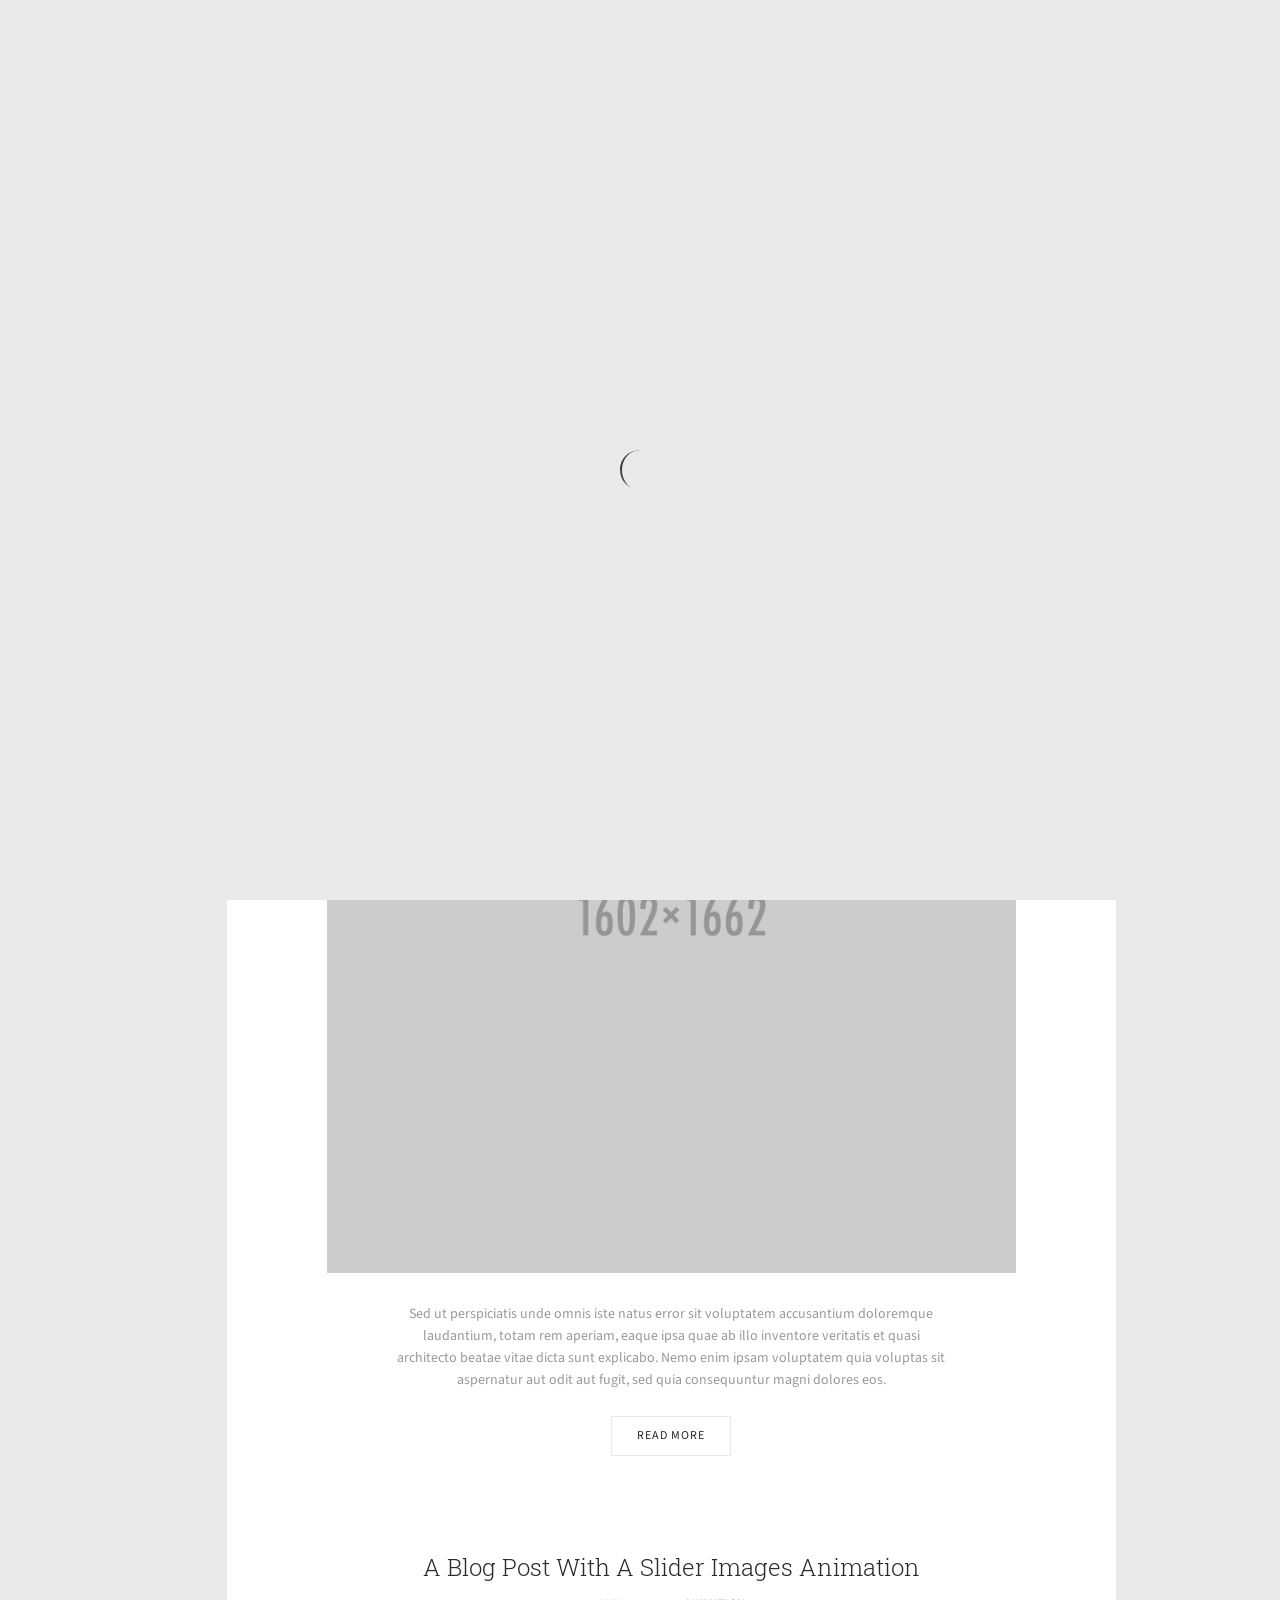
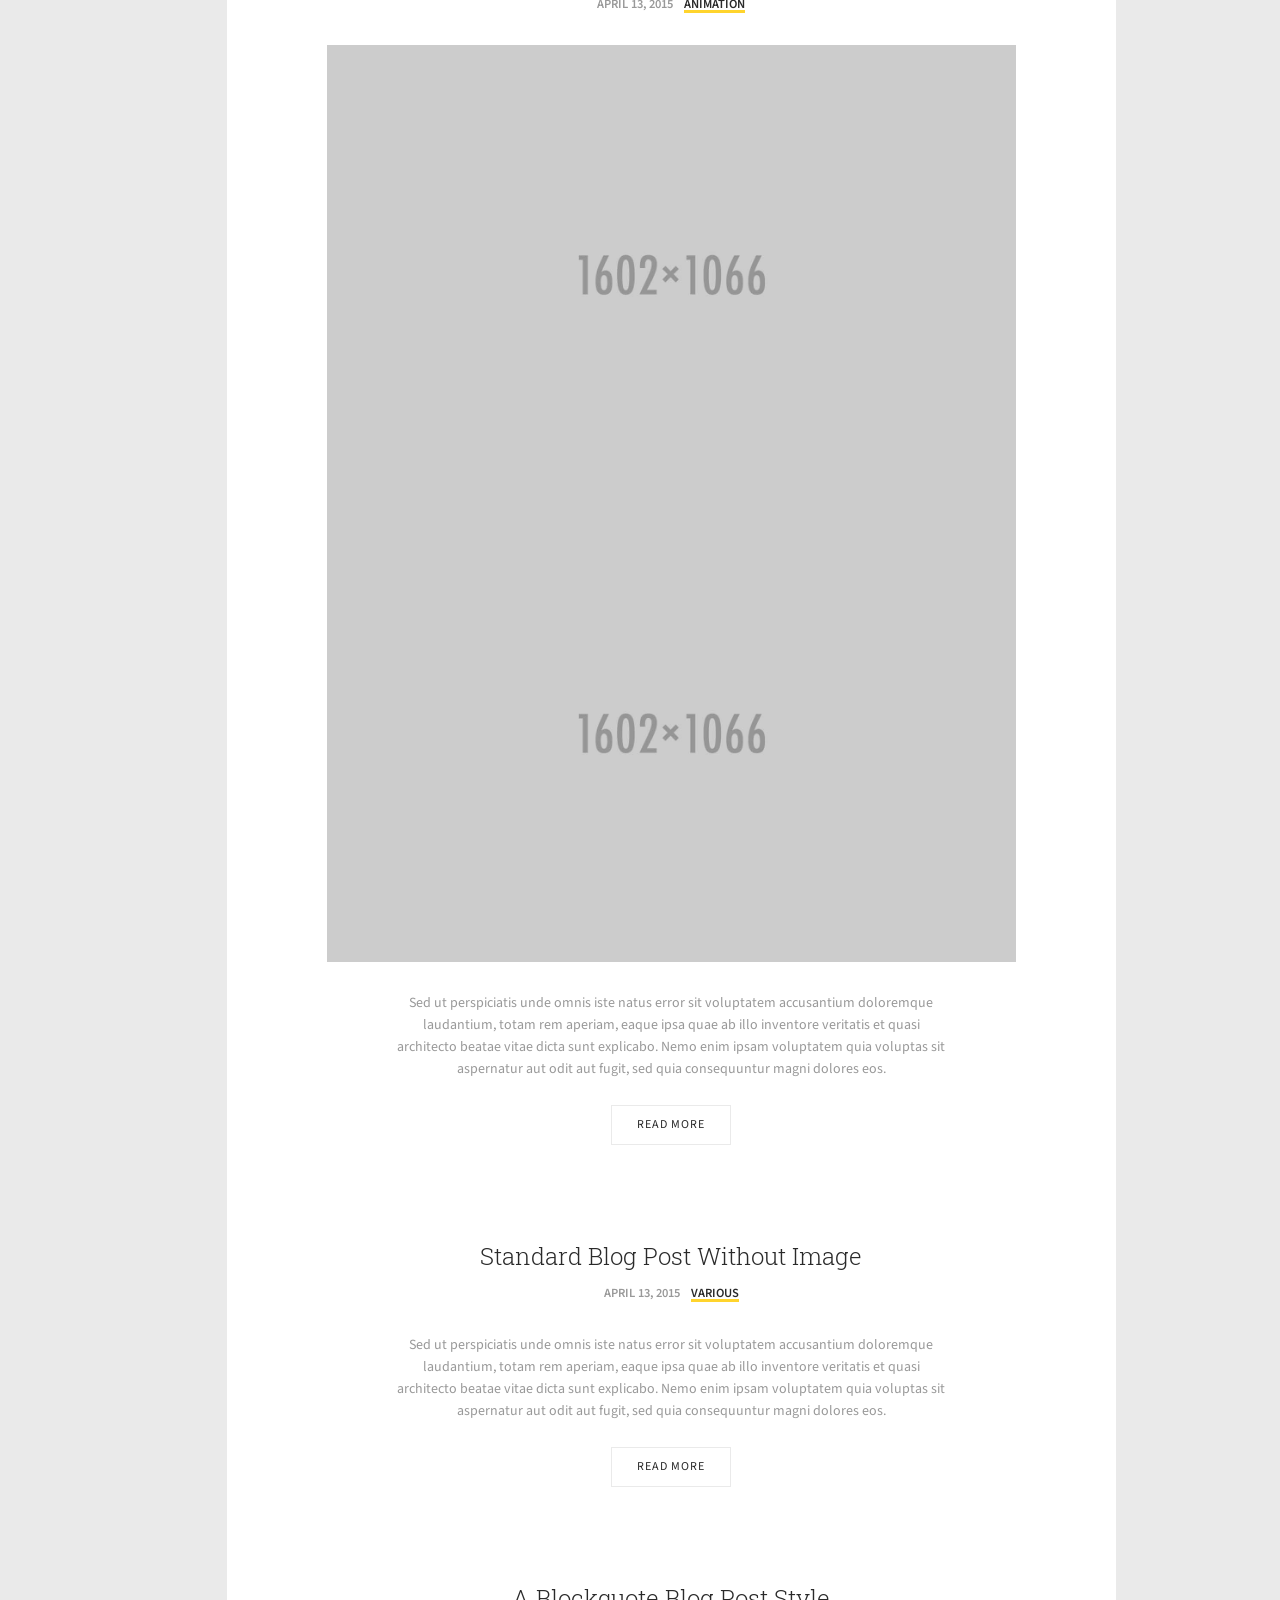
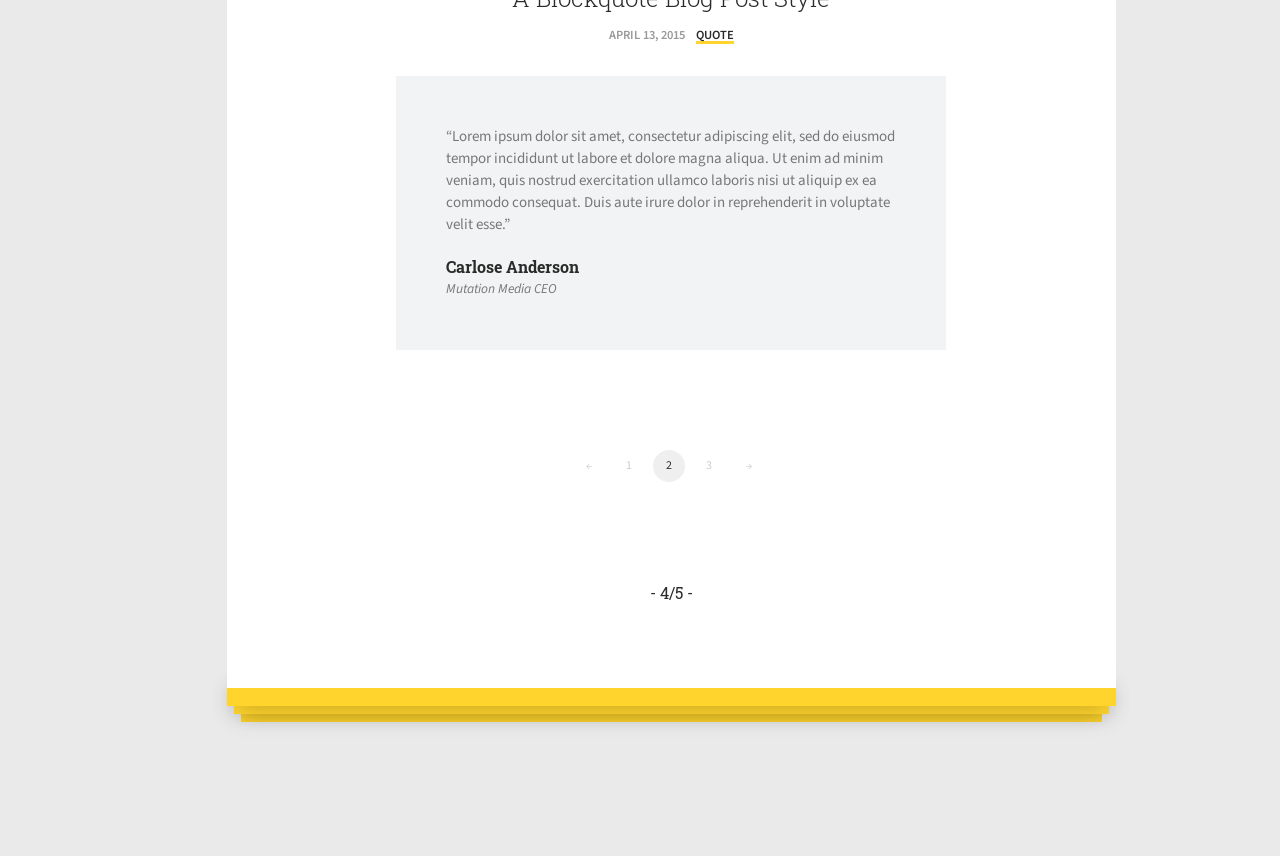
<file: blog.html>
<!DOCTYPE html>
<html lang="en">
    <head>
	
	
	 <!-- Metas -->
        <meta charset="utf-8">
        <title>THE BOOK - PERSONAL VCARD HTML TEMPLATE</title>
        <meta name="description" content="">
      	<meta name="viewport" content="width=device-width, initial-scale=1">

		<!-- Css -->
        <link href="css/bootstrap.css" rel="stylesheet" type="text/css" media="all"/>
		<link href="css/base.css" rel="stylesheet" type="text/css" media="all"/>
		<link href="css/main.css" rel="stylesheet" type="text/css" media="all"/>
        <link href="css/owl-carousel/owl.carousel.css" rel="stylesheet"  media="all">
		<link href="css/owl-carousel/owl.theme.css" rel="stylesheet"  media="all">
		<link href="css/magnific-popup.css" type="text/css" rel="stylesheet" media="all" />
		<link href='https://fonts.googleapis.com/css?family=Source+Sans+Pro:400,400italic,300,600%7CRoboto+Slab:400,300,700' rel='stylesheet' type='text/css'>
		<link href="css/fontello.css" rel="stylesheet" type="text/css"  media="all">

    </head>
    <body>
	
<!-- Preloader -->
<div class="loader">
		<!-- Preloader inner -->
  <div class="loader-inner">
	<div class="spinner">
	  <div class="dot1"></div>
	  <div class="dot2"></div>
	</div>
  </div>
<!-- End preloader inner -->
</div>
<!-- End preloader-->


<!--Wrapper-->
<div id="wrapper" class="mt-150 mb-150">
	
	<!--Container-->
	<div class="container">		
			<!--Row-->	
			<div class="row ">
		
		<!--Left content-->
		<div class="col-md-2 left-content pd-r0">
	
	<!--Header-->
	<header id="header">

					<!--Main header-->
					<div class="main-header">
					
					<!--Profile image-->
					<div class="img-profile">
						<img src="img/profile.jpg" alt=""/>
						
						<div class="name-profile t-center">
							<h5 class="uppercase">Carlose smith</h5>
						</div>
						
					</div>
					<!--End profile image-->
					
						<!--Main navigation-->
						<nav id="main-nav" class="main-nav clearfix t-center uppercase not-tabbed">

						<ul>
							<li><a href="index.html"><i class="icon-home"></i>Home<span>Back Home</span></a></li>
							<li><a href="#"><i class="icon-down-circled-1"></i>Download<span>My Resume</span></a></li>
							
						</ul>

						</nav>
					<!--End main navigation-->
		
				</div>
				<!--End main header-->
		</header>
		<!--End  header-->
		
		
		</div>
		<!--End left content-->
				
			<!--Right content-->
			<div class="col-md-9 right-content pd-r0 pd-l0">
						
							<!--Blog Tab-->
						<section id="blog" class="bg-white t-center">
							
							
							<!--Blog-->
							<div class="blog">
							
								<!--Content-->
									<div class="content">

								<!--Block content-->	
								<div class="block-content mb-100">
									
										<!--Row-->	
										<div class="row">

										<div class="col-md-12">
											
									<div class="main-title">
		                                <h1 class="mb-20">The Blog</h1>
		                                <h5 class="uppercase">My Toughts</h5>
		                            </div>
									</div>

										</div>
										<!--End row-->

								</div>
								<!--End block content-->
								
								
								<!--Block content-->	
								<div class="block-content mb-100">
								
										<!--Row-->	
										<div class="row">
									<div class="col-md-12">
										
										<div class="col-md-8 col-md-offset-2">
											
											<!--Search form-->
											<div class="search-header">
													<form class="search-form" action="#">
											        <input type="text" title="Search for:" name="s" value="" placeholder="Search…">
											        <input type="submit" value="">
													<i class="icon-search-7"></i>
											      </form>
											</div>
											<!--End search form-->
										</div>
										</div>
									
									</div>
									<!--End row-->

								</div>
								<!--End block content-->
								
							
						<!--Block content-->	
						<div class="block-content mb-100">

								<!--Row-->	
								<div class="row">
							<div class="col-md-12">
										
										
						<!--Block posts-->			
						<div class="block-posts ">		
							
							
							<!--Block post-->			
							<div class="block-post mb-100">			
								

									<div class="post-title mb-10">
                                    <a href="blog_single.html">
                                        <h4>Which design layout solution should you use ?</h4>
                                    </a>
                                </div>


								<ul class="post-meta mb-30">
                                    <li>
                                        <span class="entry-date">
										     April 13, 2015
									</span>
                                    </li>

									<li>
									<span class="entry-cat">
									          <a  href="#">Web design</a>
									</span>
									</li>
                                    

                                </ul>

									<div class="post-media mb-30">
										<a href="blog_single.html"><img alt="" src="img/blog/4.jpg"></a>
									</div>
								
									<div class="entry-content">
								<p>Sed ut perspiciatis unde omnis iste natus error sit voluptatem accusantium doloremque
									 laudantium, totam rem aperiam, eaque ipsa quae ab illo inventore veritatis et quasi 
									architecto beatae vitae dicta sunt explicabo. Nemo enim ipsam voluptatem quia voluptas sit 
									aspernatur aut odit aut fugit,
									 sed quia consequuntur magni dolores eos. </p>
								</div>

									<a class="but" href="blog_single.html">Read More</a>
											
																									
							</div>
							<!--End block post-->
	
							<!--Block post-->			
							<div class="block-post mb-100 ">			
								

									<div class="post-title mb-10">
                                    <a href="blog_single.html">
                                        <h4> A blog post with a slider images animation </h4>
                                    </a>
                                </div>


								<ul class="post-meta mb-30">
                                    <li>
                                        <span class="entry-date">
										     April 13, 2015
									</span>
                                    </li>

									<li>
									<span class="entry-cat">
									          <a href="#">Animation</a>
									</span>
									</li>
                                    

                                </ul>


								<div class="post-media mb-30">
										<ul id="block-slider">
										<li><a href="blog_single.html"><img src="img/blog/2.jpg" alt=""/></a></li>
										<li><a href="blog_single.html"><img src="img/blog/3.jpg" alt=""/></a></li>
										</ul>
								
								</div>

								
									<div class="entry-content">
								<p>Sed ut perspiciatis unde omnis iste natus error sit voluptatem accusantium doloremque
									 laudantium, totam rem aperiam, eaque ipsa quae ab illo inventore veritatis et quasi 
									architecto beatae vitae dicta sunt explicabo. Nemo enim ipsam voluptatem quia voluptas sit 
									aspernatur aut odit aut fugit,
									 sed quia consequuntur magni dolores eos. </p>
								</div>

									<a class="but" href="blog_single.html">Read More</a>													
																	
							</div>
							<!--End block post-->

																										
							<!--Block post-->			
							<div class="block-post mb-100 ">			
								

									<div class="post-title mb-10">
                                    <a href="blog_single.html">
                                        <h4>Standard blog post without image</h4>
                                    </a>
                                </div>


								<ul class="post-meta mb-30">
                                    <li>
                                        <span class="entry-date">
										    April 13, 2015
									</span>
                                    </li>

									<li>
									<span class="entry-cat">
									          <a href="#">Various</a>
									</span>
									</li>
                                    

                                </ul>

								
									<div class="entry-content">
								<p>Sed ut perspiciatis unde omnis iste natus error sit voluptatem accusantium doloremque
									 laudantium, totam rem aperiam, eaque ipsa quae ab illo inventore veritatis et quasi 
									architecto beatae vitae dicta sunt explicabo. Nemo enim ipsam voluptatem quia voluptas sit 
									aspernatur aut odit aut fugit,
									 sed quia consequuntur magni dolores eos. </p>
								</div>

									<a class="but" href="blog_single.html">Read More</a>													
																	
							</div>
							<!--End block post-->			
							
								<!--Block post-->			
								<div class="block-post mb-100 ">			


										<div class="post-title mb-10">
	                                    <a href="blog_single.html">
	                                        <h4>A blockquote blog post style</h4>
	                                    </a>
	                                </div>


									<ul class="post-meta mb-30">
	                                    <li>
	                                        <span class="entry-date">
											    April 13, 2015
										</span>
	                                    </li>

										<li>
										<span class="entry-cat">
										          <a href="#">Quote</a>
										</span>
										</li>


	                                </ul>


										<div class="entry-content">
											<div class="block-quote blog t-left">
											<blockquote>“Lorem ipsum dolor sit amet, consectetur adipiscing elit, sed do eiusmod 
													tempor incididunt ut labore et dolore magna aliqua. Ut enim ad minim veniam, 
													quis nostrud exercitation ullamco laboris nisi ut aliquip ex ea commodo consequat.
													 Duis aute irure dolor in reprehenderit in voluptate velit esse.” </blockquote>
										<h3 class="block-profile mt-20">Carlose Anderson<span> Mutation Media CEO</span></h3>
									</div>
									</div>


								</div>
								<!--End block post-->
							
							
								<div class="block-pagination">

								<ul>
									<li class="prev"><a href="#"><span class="left-arr">&larr;</span></a></li>
									<li><a href="#">1</a></li>
									<li><a href="#" class="selected">2</a></li>
									<li><a href="#">3</a></li>
									<li class="next"><a href="#"><span class="right-arr">&rarr;</span></a></li>
									</ul>


								</div>		
							
						
						</div>
						<!--End block posts-->		
						
										
										</div>

										</div>
										<!--End row-->

									</div>
									<!--End block content-->

							<!--Block content-->	
							<div class="block-content">

									<!--Row-->	
									<div class="row">
								<div class="col-md-12">
									<span class="page-number emph-1">- 4/5 -</span>
								</div>

							</div>
							<!--End row-->	
							</div>
							<!--End block content-->
								

							</div>
							<!--End content-->

						</div>
						 <!--End blog-->
			
			
				</section>
				<!--End blog tab-->

		</div>
		<!--End right content-->
		
		
				<!--Footer-->
				<footer class="footer ">

					<div class="col-md-1 pd-l0">
	
					<!--Social-->					
					<ul class="social">
						<li><a href="#"><i class="icon-facebook"></i></a></li>
						<li><a href="#"><i class="icon-twitter"></i></a></li>
						<li><a href="#"><i class="icon-gplus"></i></a></li>
						<li><a href="#"><i class="icon-linkedin"></i></a></li>
					</ul>
					<!--End social-->	
	
	
	
					<!--Copyright-->		
					<div class="copyright">
					<p>© 2016 Mutationthemes.</p>
					</div>
					<!--End copyright-->		
	
				</div>
	
				</footer>
				<!--End footer-->
		
			</div>
			<!--End  row-->
		
		</div>
		<!--End  container-->
</div>
<!--End wrapper-->
	
<!--Javascript-->	
<script src="js/jquery-1.11.3.min.js" type="text/javascript"></script>
<script src="js/owl.carousel.js" type="text/javascript"></script>
<script src="js/jquery.magnific-popup.js" type="text/javascript"></script>
<script src="js/jquery.easytabs.min.js" type="text/javascript"></script>
<script src="js/placeholders.min.js" type="text/javascript"></script>
<script src="js/script.js" type="text/javascript"></script>


<!-- Google analytics -->


<!-- End google analytics -->


    </body>
</html>
</file>
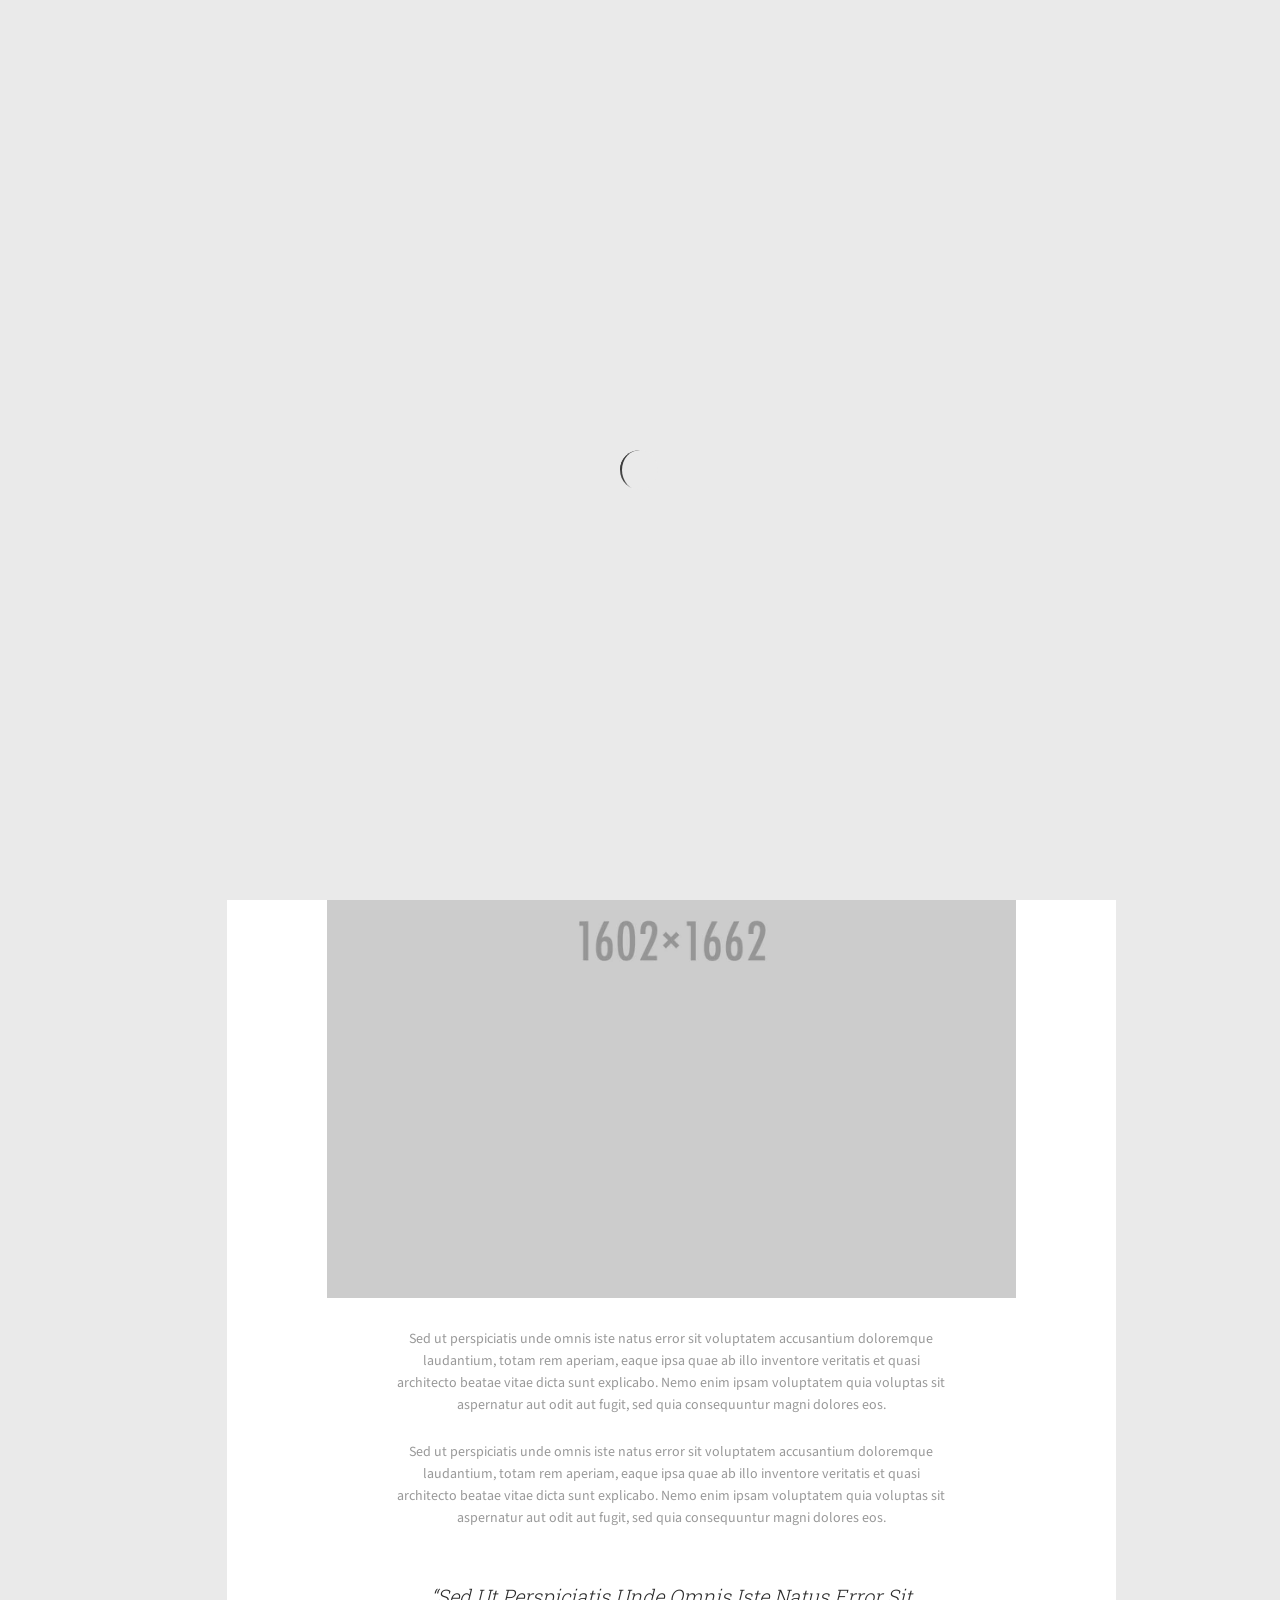
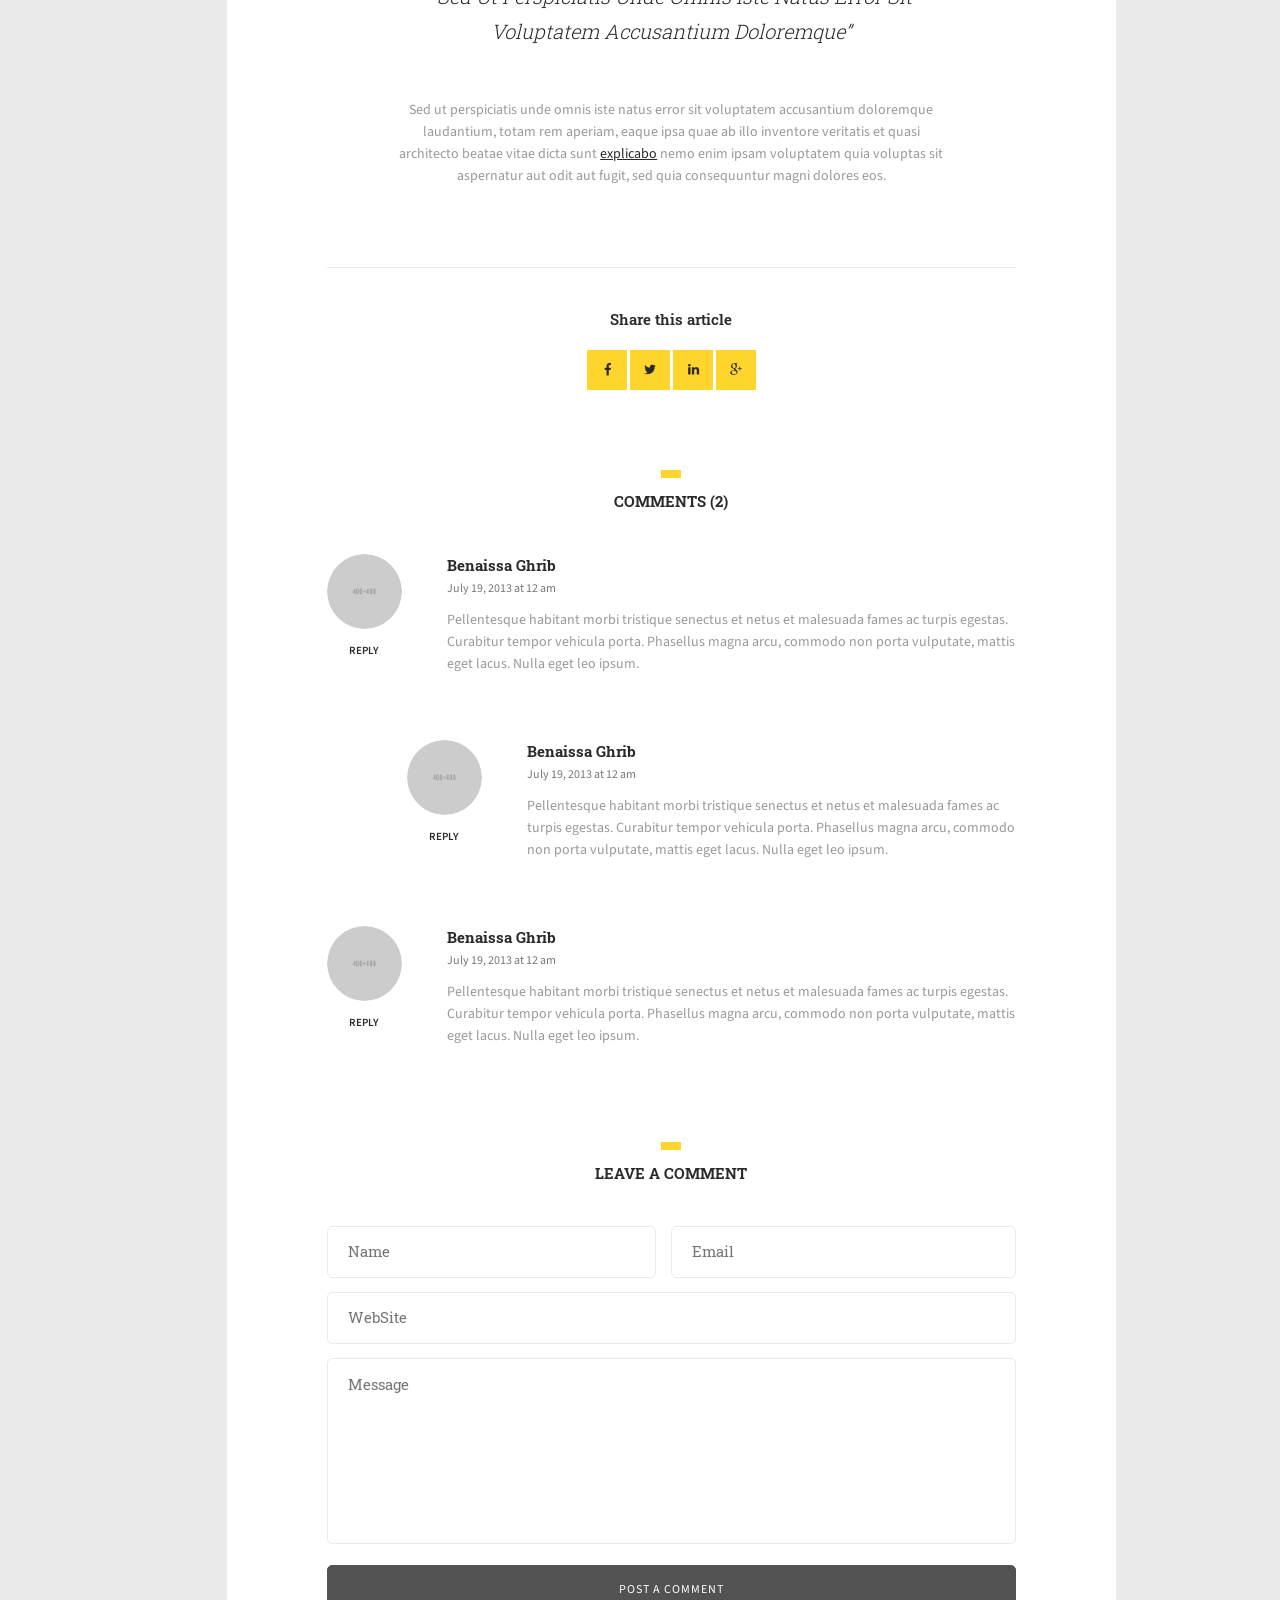
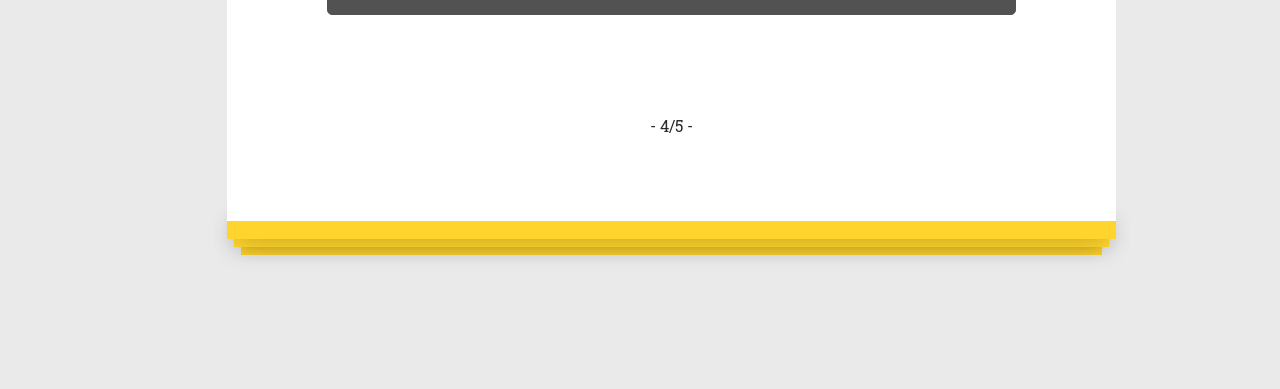
<file: blog_single.html>
<!DOCTYPE html>
<html lang="en">
    <head>
	
		 <!-- Metas -->
        <meta charset="utf-8">
        <title>THE BOOK - PERSONAL VCARD HTML TEMPLATE</title>
        <meta name="description" content="">
      	<meta name="viewport" content="width=device-width, initial-scale=1">

		<!-- Css -->
        <link href="css/bootstrap.css" rel="stylesheet" type="text/css" media="all"/>
		<link href="css/base.css" rel="stylesheet" type="text/css" media="all"/>
		<link href="css/main.css" rel="stylesheet" type="text/css" media="all"/>
        <link href="css/owl-carousel/owl.carousel.css" rel="stylesheet"  media="all">
		<link href="css/owl-carousel/owl.theme.css" rel="stylesheet"  media="all">
		<link href="css/magnific-popup.css" type="text/css" rel="stylesheet" media="all" />
		<link href='https://fonts.googleapis.com/css?family=Source+Sans+Pro:400,400italic,300,600%7CRoboto+Slab:400,300,700' rel='stylesheet' type='text/css'>
		<link href="css/fontello.css" rel="stylesheet" type="text/css"  media="all">
		
    </head>
    <body>
	
<!-- Preloader -->
<div class="loader">
		<!-- Preloader inner -->
  <div class="loader-inner">
	<div class="spinner">
	  <div class="dot1"></div>
	  <div class="dot2"></div>
	</div>
  </div>
<!-- End preloader inner -->
</div>
<!-- End preloader-->


<!--Wrapper-->
<div id="wrapper" class="mt-150 mb-150">
	
	<!--Container-->
	<div class="container">
		
		
		
			<!--Row-->	
			<div class="row ">
		
		<!--Left content-->
		<div class="col-md-2 left-content pd-r0">
	
	<!--Header-->
	<header id="header">

				<!--Main header-->
				<div class="main-header">
				
				<!--Profile image-->
				<div class="img-profile">
					<img src="img/profile.jpg" alt=""/>
					
					<div class="name-profile t-center">
						<h5 class="uppercase">Carlose smith</h5>
					</div>
					
				</div>
				<!--End profile image-->					
				
				<!--Main navigation-->
				<nav id="main-nav" class="main-nav clearfix t-center uppercase not-tabbed">

				<ul>
					<li ><a href="index.html"><i class="icon-home"></i>Home<span>Back Home</span></a></li>
					<li ><a href="blog.html"><i class="icon-chat"></i>Blog<span>Back to blog</span></a></li>
					
				</ul>

				</nav>
			<!--End main navigation-->
				
				</div>
				<!--End main header-->
			
		</header>
		<!--End  header-->
		
		</div>
		<!--End left content-->
		
			<!--Right content-->
			<div class="col-md-9 right-content pd-r0 pd-l0">

						
					<!--Blog Tab-->
			<section id="blog" class="bg-white t-center">
				
				
				<!--Blog-->
				<div class="blog single">
				
					<!--Content-->
						<div class="content">

					<!--Block content-->	
					<div class="block-content mb-100">
						
							<!--Row-->	
							<div class="row">

							<div class="col-md-12">


						<div class="main-title">
                               <h1 class="mb-20">The Blog</h1>
                               <h5 class="uppercase">My Toughts</h5>
                           </div>


								</div>

							</div>
							<!--End row-->

					</div>
					<!--End block content-->

					<!--Block content-->	
					<div class="block-content mb-100 pb-30">
					
							<!--Row-->	
							<div class="row">
						<div class="col-md-12">
							
							<div class="col-md-8 col-md-offset-2">
								
								<!--Search form-->
								<div class="search-header">
									<form class="search-form" action="#">
							        <input type="text" title="Search for:" name="s" value="" placeholder="Search…">
							        <input type="submit" value="">
									<i class="icon-search-7"></i>
							      </form>
								</div>
								<!--End search form-->
							</div>
							</div>
						
						</div>
						<!--End row-->

					</div>
					<!--End block content-->

						<!--Block content-->	
						<div class="block-content mb-100 ">

								<!--Row-->	
								<div class="row">
							<div class="col-md-12">

								<!--Block post-->			
								<div class="block-post single">			
									

										<div class="post-title mb-10">
	                                    
	                                        <h4>Which design layout solution should you use ?</h4>
	                                </div>


									<ul class="post-meta mb-30">
	                                    <li>
	                                        <span class="entry-date">
											     April 13, 2015
										</span>
	                                    </li>
	
										<li>
										<span class="entry-cat">
										          <a  href="#">Web Design</a>
										</span>
										</li>
	                                    

	                                </ul>
		
										<div class="post-media mb-30">
											<img alt="" src="img/blog/4.jpg">
										</div>
									
										<div class="entry-content">
									<p>Sed ut perspiciatis unde omnis iste natus error sit voluptatem accusantium doloremque
										 laudantium, totam rem aperiam, eaque ipsa quae ab illo inventore veritatis et quasi 
										architecto beatae vitae dicta sunt explicabo. Nemo enim ipsam voluptatem quia voluptas sit 
										aspernatur aut odit aut fugit,
										 sed quia consequuntur magni dolores eos. </p>
										
										
										<p>Sed ut perspiciatis unde omnis iste natus error sit voluptatem accusantium doloremque
											 laudantium, totam rem aperiam, eaque ipsa quae ab illo inventore veritatis et quasi 
											architecto beatae vitae dicta sunt explicabo. Nemo enim ipsam voluptatem quia voluptas sit 
											aspernatur aut odit aut fugit,
											 sed quia consequuntur magni dolores eos. </p>
											
											
											
									<blockquote>“Sed ut perspiciatis unde omnis iste natus error sit voluptatem accusantium doloremque”</blockquote>
												
												
									<p>Sed ut perspiciatis unde omnis iste natus error sit voluptatem accusantium doloremque
										 laudantium, totam rem aperiam, eaque ipsa quae ab illo inventore veritatis et quasi 
										architecto beatae vitae dicta sunt <a href="#">explicabo</a> nemo enim ipsam voluptatem quia voluptas sit 
										aspernatur aut odit aut fugit,
										 sed quia consequuntur magni dolores eos. </p>
									
									
									</div>
																		
									<hr class="mt-80 mb-40">
									
									<div class="block-share">

									<h5 class="mt-20">Share this article</h5>
									<ul class="social mt-20">
									<li><a href="#"><i class="icon-facebook"></i></a></li>
									<li><a href="#"><i class="icon-twitter"></i></a></li>
									<li><a href="#"><i class="icon-linkedin"></i></a></li>
									<li><a href="#"><i class="icon-gplus"></i></a></li>
								</ul>
								</div>

								</div>
								<!--End block post-->

							</div>

							</div>
							<!--End row-->
							
							
							</div>
							<!--End block content-->
														
							<!--Block content-->
							<div class="block-content mb-100">
							
																
								<!--Row-->
									<div class="row">

								<div class="col-md-12  ">
									
									<!--Block comment-->
									<div class="block-comment ">

									<div class="sub-title mb-40">
		                                <h2 class="uppercase">Comments (2)</h2>
		                            </div>
		
									<ul class="comments clearfix t-left">
									<li>
									<div class="comment"> 

									<div class="author-img">
										<img alt="" src="img/comment/1.png">
											<div class="reply-btn">
											<a href="#replyForm" class="link">
											Reply</a></div>

									</div>  
									<div class="comment-content">
										<div class="comments-info">
											<div class="author"><a href="#">Benaissa Ghrib</a></div>
											<div class="date"><a href="#">July 19, 2013 at 12 am</a></div>
										</div>
										<p class="expert">Pellentesque habitant morbi tristique senectus 
										et netus et malesuada fames ac turpis egestas. Curabitur tempor
										 vehicula porta. Phasellus magna arcu, commodo non porta vulputate,
										 mattis eget lacus. Nulla eget leo ipsum.</p>
										</div>


									</div>
									</li>

									<li class="replys children">
											<div class="comment children">
											<div class="author-img">
												<img alt="" src="img/comment/2.png">

													<div class="reply-btn">
													<a href="#replyForm" class="link">
													Reply</a></div>

											</div> 
								<div class="comment-content">
								<div class="comments-info">
								<div class="author"><a href="#">Benaissa Ghrib</a></div>
								<div class="date"><a href="#">July 19, 2013 at 12 am</a></div>
								</div>
								<p class="expert">Pellentesque habitant morbi tristique senectus et netus et malesuada fames
								ac turpis egestas. Curabitur tempor vehicula porta.
								Phasellus magna arcu, commodo non porta vulputate, mattis eget lacus. Nulla eget leo ipsum.</p>
								</div>


								</div>
								</li>





									<li>
										<div class="comment"> 

								<div class="author-img">
									<img src="img/comment/3.png" alt="">

										<div class="reply-btn">
										<a href="#replyForm" class="link">
										Reply</a></div>

								</div>  
								<div class="comment-content">
									<div class="comments-info">
										<div class="author"><a href="#">Benaissa Ghrib</a></div>
										<div class="date"><a href="#">July 19, 2013 at 12 am</a></div>
									</div>
									<p class="expert">Pellentesque habitant morbi tristique senectus 
									et netus et malesuada fames ac turpis egestas. Curabitur tempor
									 vehicula porta. Phasellus magna arcu, commodo non porta vulputate,
									 mattis eget lacus. Nulla eget leo ipsum.</p>
										</div>


									</div>
									</li>

									</ul>
									
									</div>
									<!--End block comment-->

								 </div>
								 </div>
								<!--End row-->
								
								</div>
								<!--End block content-->

								
								<!--Block content-->
								<div class="block-content mb-100">
								
								
									<!--Row-->
										<div class="row">

									<div class="col-md-12  ">

										<!--Block reply-->
										<div class="block-reply">

										<div class="sub-title mb-40">
			                                <h2 class="uppercase">Leave a comment</h2>
			                            </div>
											
										<form action="#" class="reply-form">

										<!--Input columns-->
										<div class="input-columns clearfix">

										<div class="column1">
											<div class="column-inner">
										<input type="text" name="name" id="name" value="" placeholder="Name">
										</div>
										</div>

										<!--Column-->
										<div class="column2">
											<div class="column-inner">
										<input type="text" name="email" id="email" value="" placeholder="Email">
										</div>
										</div>
										<!--End column-->

										</div>
										<!--End input columns-->

										<input type="text" name="website" id="website" value="" placeholder="WebSite">
									<textarea rows="7" cols="45" id="message" placeholder="Message" name="message"></textarea>
									<input type="submit" class="but opc submit" value="Post a comment">
									</form>
										
				
										</div>
										<!--End block reply-->

									 </div>
									 </div>
									<!--End row-->


						</div>
						<!--End block content-->
												
								<!--Block content-->	
						<div class="block-content">

								<!--Row-->	
								<div class="row">
							<div class="col-md-12">
								<span class="page-number emph-1">- 4/5 -</span>
							</div>

						</div>
						<!--End row-->	
						</div>
						<!--End block content-->
					

						</div>
						<!--End content-->

					</div>
					 <!--End blog-->
		
		
			</section>
			<!--End blog tab-->

		</div>
		<!--End right content-->
		
		
		<!--Footer-->
		<footer class="footer ">
						
			<div class="col-md-1 pd-l0">
			
			<!--Social-->					
			<ul class="social">
				<li><a href="#"><i class="icon-facebook"></i></a></li>
				<li><a href="#"><i class="icon-twitter"></i></a></li>
				<li><a href="#"><i class="icon-gplus"></i></a></li>
				<li><a href="#"><i class="icon-linkedin"></i></a></li>
			</ul>
			<!--End social-->	
						
			<!--Copyright-->		
			<div class="copyright">
			<p>© 2016 Mutationthemes.</p>
			</div>
			<!--End copyright-->		
			
		</div>
			
		</footer>
		<!--End footer-->
				
			</div>
			<!--End row-->
			
		</div>
		<!--End container-->

</div>
<!--End wrapper-->
	
<!--Javascript-->	
<script src="js/jquery-1.11.3.min.js" type="text/javascript"></script>
<script src="js/owl.carousel.js" type="text/javascript"></script>
<script src="js/jquery.magnific-popup.js" type="text/javascript"></script>
<script src="js/jquery.easytabs.min.js" type="text/javascript"></script>
<script src="js/placeholders.min.js" type="text/javascript"></script>
<script src="js/script.js" type="text/javascript"></script>




<!-- Google analytics -->


<!-- End google analytics -->


    </body>
</html>
</file>
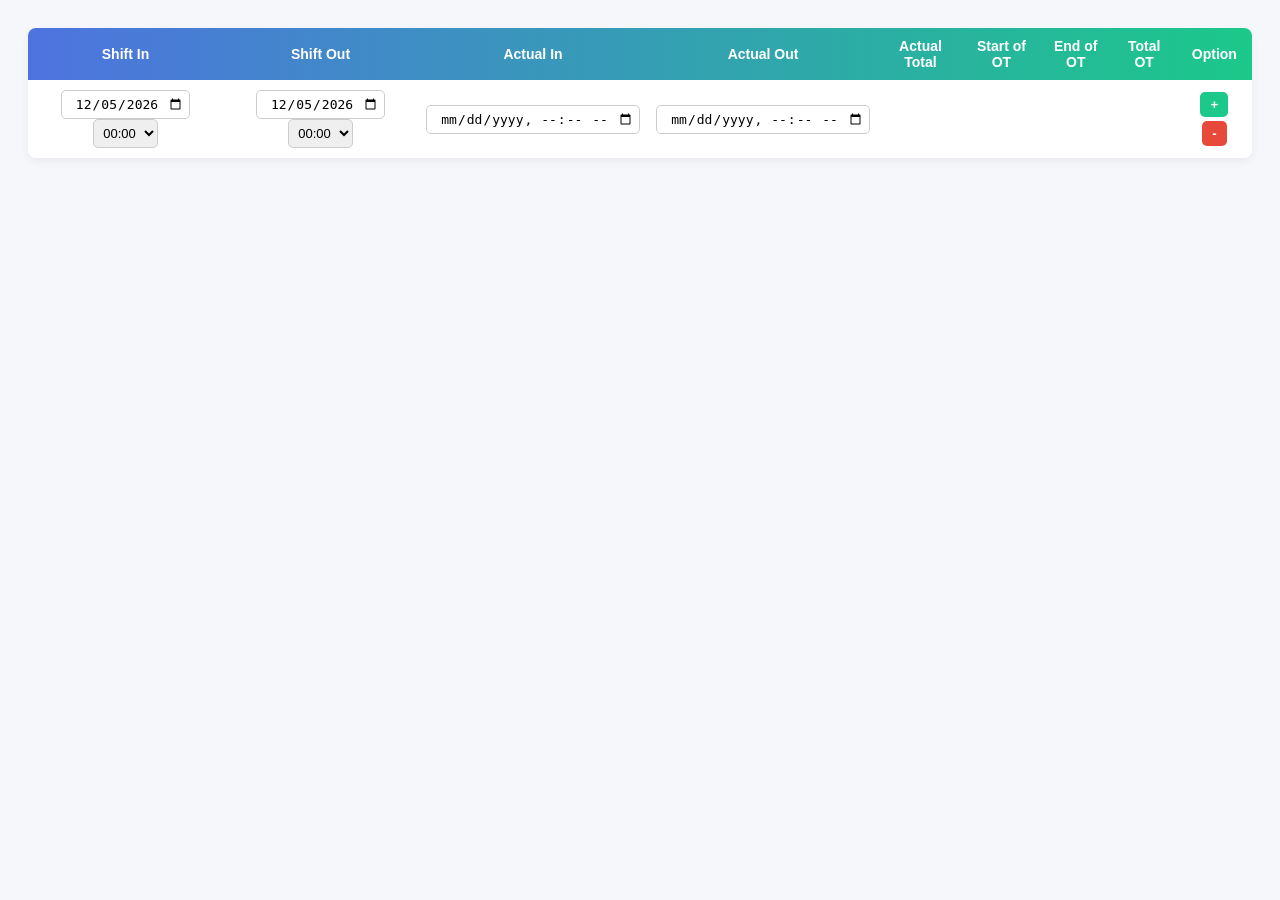
<file: imee-time.html>
<!DOCTYPE html>
<html>
<head>
  <title>Shift Table</title>
  <style>
    body {
      font-family: 'Segoe UI', Tahoma, Geneva, Verdana, sans-serif;
      background: #f5f7fa;
      padding: 20px;
    }
    table {
      border-collapse: separate;
      border-spacing: 0;
      width: 100%;
      background: #fff;
      box-shadow: 0 4px 10px rgba(0,0,0,0.05);
      border-radius: 8px;
      overflow: hidden;
    }
    th, td {
      text-align: center;
      padding: 10px 8px;
    }
    thead {
      background: linear-gradient(to right, #4e73df, #1cc88a);
      color: white;
      font-weight: 600;
      font-size: 14px;
    }
    tbody tr:nth-child(even) { background: #f9f9f9; }
    tbody tr:hover { background: #e2f0ff; }
    input[type="date"], input[type="time"], input[type="datetime-local"], select {
      padding: 5px;
      border: 1px solid #ccc;
      border-radius: 5px;
      text-align: center;
      font-size: 13px;
      transition: 0.2s all;
    }
    input:focus, select:focus { outline: none; border-color: #4e73df; box-shadow: 0 0 5px rgba(78,115,223,0.5); }
    span { display: block; font-weight: 500; color: #333; }
    button.addRow, button.removeRow {
      padding: 5px 10px;
      font-weight: bold;
      border: none;
      border-radius: 5px;
      cursor: pointer;
      margin: 2px;
      transition: 0.2s all;
    }
    button.addRow { background-color: #1cc88a; color: white; }
    button.addRow:hover { background-color: #17a673; }
    button.removeRow { background-color: #e74a3b; color: white; }
    button.removeRow:hover { background-color: #c0392b; }
  </style>
</head>
<body>

<table id="shiftTable">
  <thead>
    <tr>
      <th>Shift In</th>
      <th>Shift Out</th>
      <th>Actual In</th>
      <th>Actual Out</th>
      <th>Actual Total</th>
      <th>Start of OT</th>
      <th>End of OT</th>
      <th>Total OT</th>
      <th>Option</th>
    </tr>
  </thead>
  <tbody>
    <tr>
      <td>
        <input type="date" name="shift_date_in">
        <select name="shift_time_in"></select>
      </td>
      <td>
        <input type="date" name="shift_date_out">
        <select name="shift_time_out"></select>
      </td>
      <td>
        <input type="datetime-local" name="actual_in">
      </td>
      <td>
        <input type="datetime-local" name="actual_out">
      </td>
      <td><span name="actual_hours"></span></td>
      <td><span name="ot_start"></span></td>
      <td><span name="ot_end"></span></td>
      <td><span name="ot_hours"></span></td>
      <td>
        <button class="addRow">+</button>
        <button class="removeRow">-</button>
      </td>
    </tr>
  </tbody>
</table>

<script>
// Preload current date in mm/dd/yyyy
function formatDate(date) {
  const mm = String(date.getMonth()+1).padStart(2,'0');
  const dd = String(date.getDate()).padStart(2,'0');
  const yyyy = date.getFullYear();
  return `${yyyy}-${mm}-${dd}`; // for input type=date (ISO format)
}

// Fill 24h 30-min interval dropdowns
function fillTimeOptions(select) {
  select.innerHTML = '';
  for (let h=0; h<24; h++){
    for (let m=0; m<60; m+=30){
      const hh = h.toString().padStart(2,'0');
      const mm = m.toString().padStart(2,'0');
      const option = document.createElement('option');
      option.value = `${hh}:${mm}`;
      option.text = `${hh}:${mm}`;
      select.add(option);
    }
  }
}

// Convert decimal hours to "X hours Y min"
function formatHours(diffHours){
  const hours = Math.floor(diffHours);
  const minutes = Math.round((diffHours - hours)*60);
  return `${hours} hours ${minutes} min`;
}

// Initialize table row
function initRow(row){
  const today = new Date();
  row.querySelector('input[name="shift_date_in"]').value = formatDate(today);
  row.querySelector('input[name="shift_date_out"]').value = formatDate(today);
  row.querySelectorAll('select[name="shift_time_in"], select[name="shift_time_out"]').forEach(fillTimeOptions);
}

// Compute hours
function calculateHours(row){
  const actualIn = row.querySelector('input[name="actual_in"]').value ? new Date(row.querySelector('input[name="actual_in"]').value) : null;
  const actualOut = row.querySelector('input[name="actual_out"]').value ? new Date(row.querySelector('input[name="actual_out"]').value) : null;
  const shiftOutDate = row.querySelector('input[name="shift_date_out"]').value;
  const shiftOutTime = row.querySelector('select[name="shift_time_out"]').value;

  const actualHoursSpan = row.querySelector('span[name="actual_hours"]');
  const otStartSpan = row.querySelector('span[name="ot_start"]');
  const otEndSpan = row.querySelector('span[name="ot_end"]');
  const otHoursSpan = row.querySelector('span[name="ot_hours"]');

  // Actual total
  if(actualIn && actualOut){
    const diff = (actualOut - actualIn)/(1000*60*60);
    actualHoursSpan.textContent = formatHours(diff);
  } else actualHoursSpan.textContent='';

  // OT
  if(shiftOutDate && shiftOutTime){
    const [h,m] = shiftOutTime.split(':');
    const otStart = new Date(shiftOutDate);
    otStart.setHours(parseInt(h), parseInt(m));
    if(actualOut && actualOut > otStart){
      otStartSpan.textContent = '';
      otEndSpan.textContent = '';
      otHoursSpan.textContent = formatHours((actualOut - otStart)/(1000*60*60));
    } else {
      otStartSpan.textContent = '';
      otEndSpan.textContent = '';
      otHoursSpan.textContent = '';
    }
  }
}

// Initialize first row
document.querySelectorAll('#shiftTable tbody tr').forEach(initRow);

// Event listener for calculation
document.getElementById('shiftTable').addEventListener('input', function(e){
  const row = e.target.closest('tr');
  calculateHours(row);
});

// Add/remove row
document.getElementById('shiftTable').addEventListener('click', function(e){
  const row = e.target.closest('tr');
  if(e.target.classList.contains('addRow')){
    const clone = row.cloneNode(true);
    clone.querySelectorAll('input').forEach(input=>input.value='');
    clone.querySelectorAll('span').forEach(span=>span.textContent='');
    row.parentNode.appendChild(clone);
    initRow(clone);
  }
  if(e.target.classList.contains('removeRow')){
    if(document.querySelectorAll('#shiftTable tbody tr').length>1){
      row.remove();
    } else {
      alert("At least one row required!");
    }
  }
});
</script>
</file>
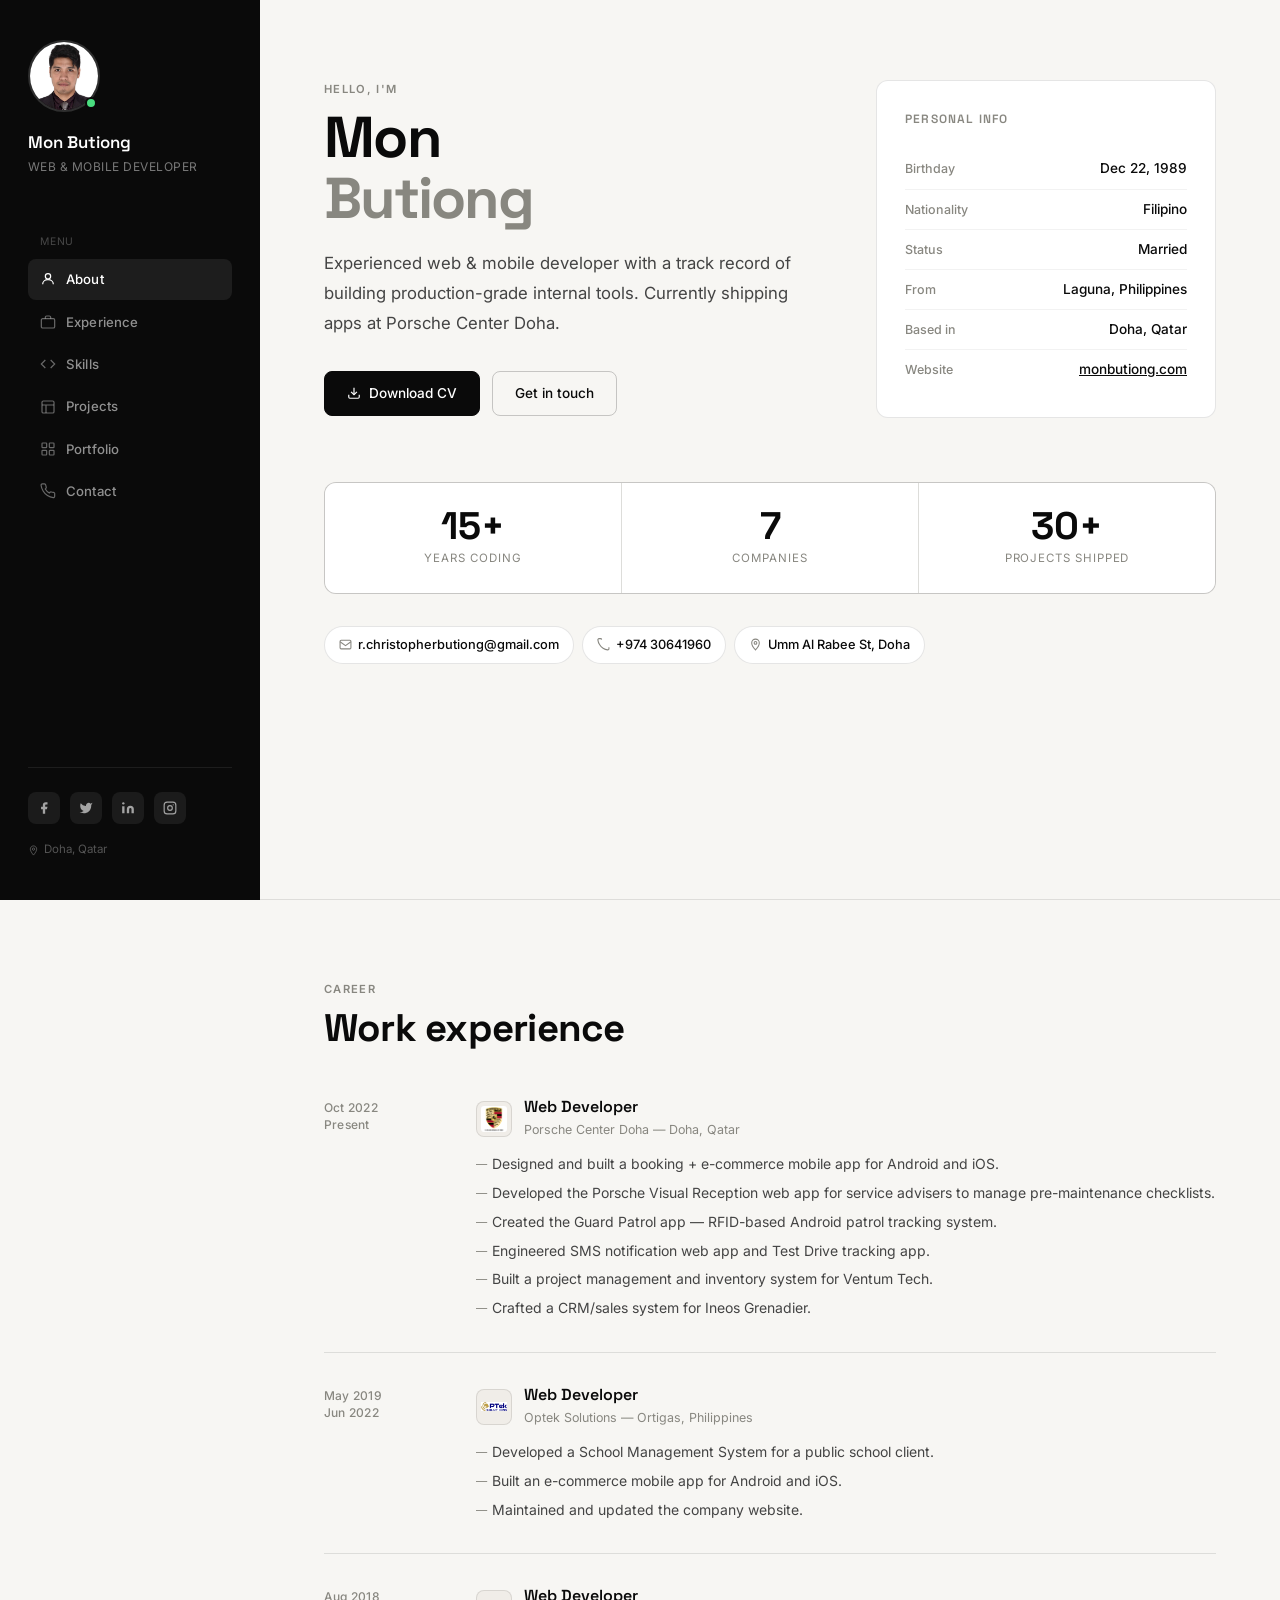
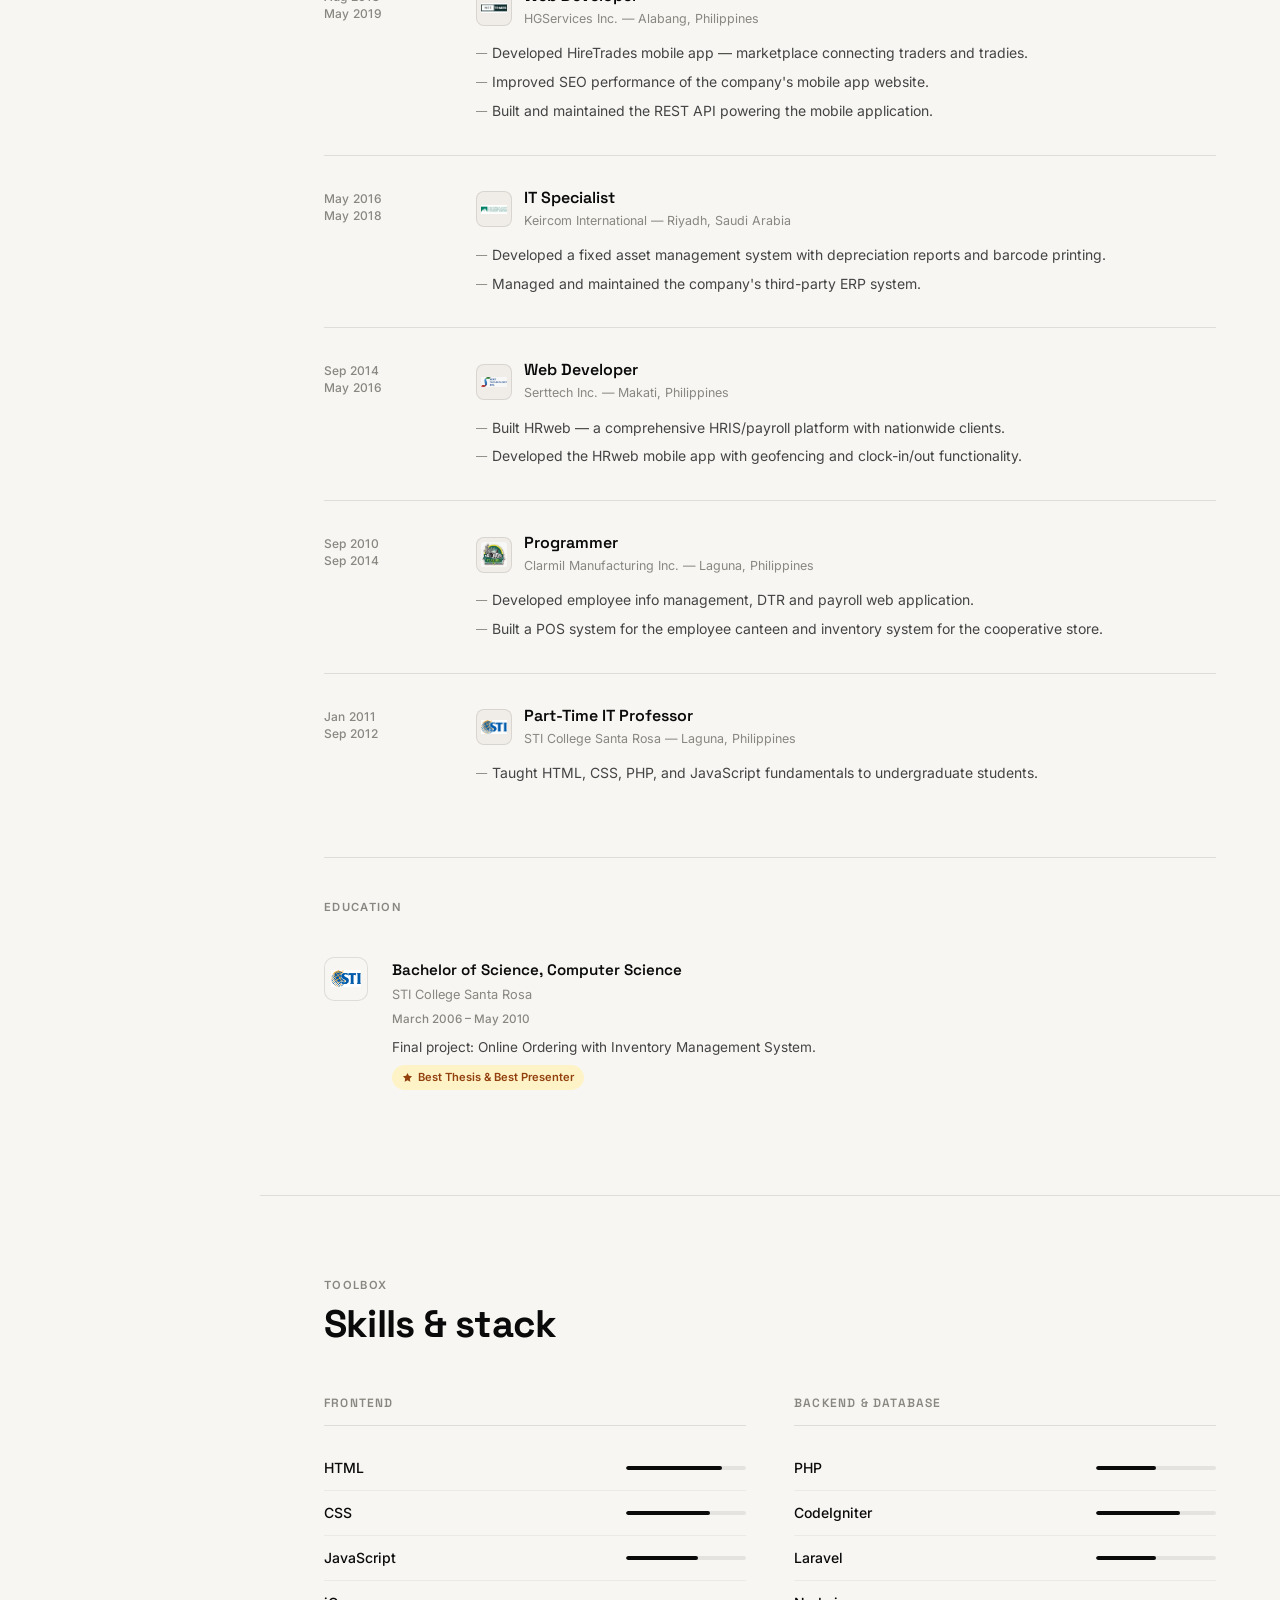
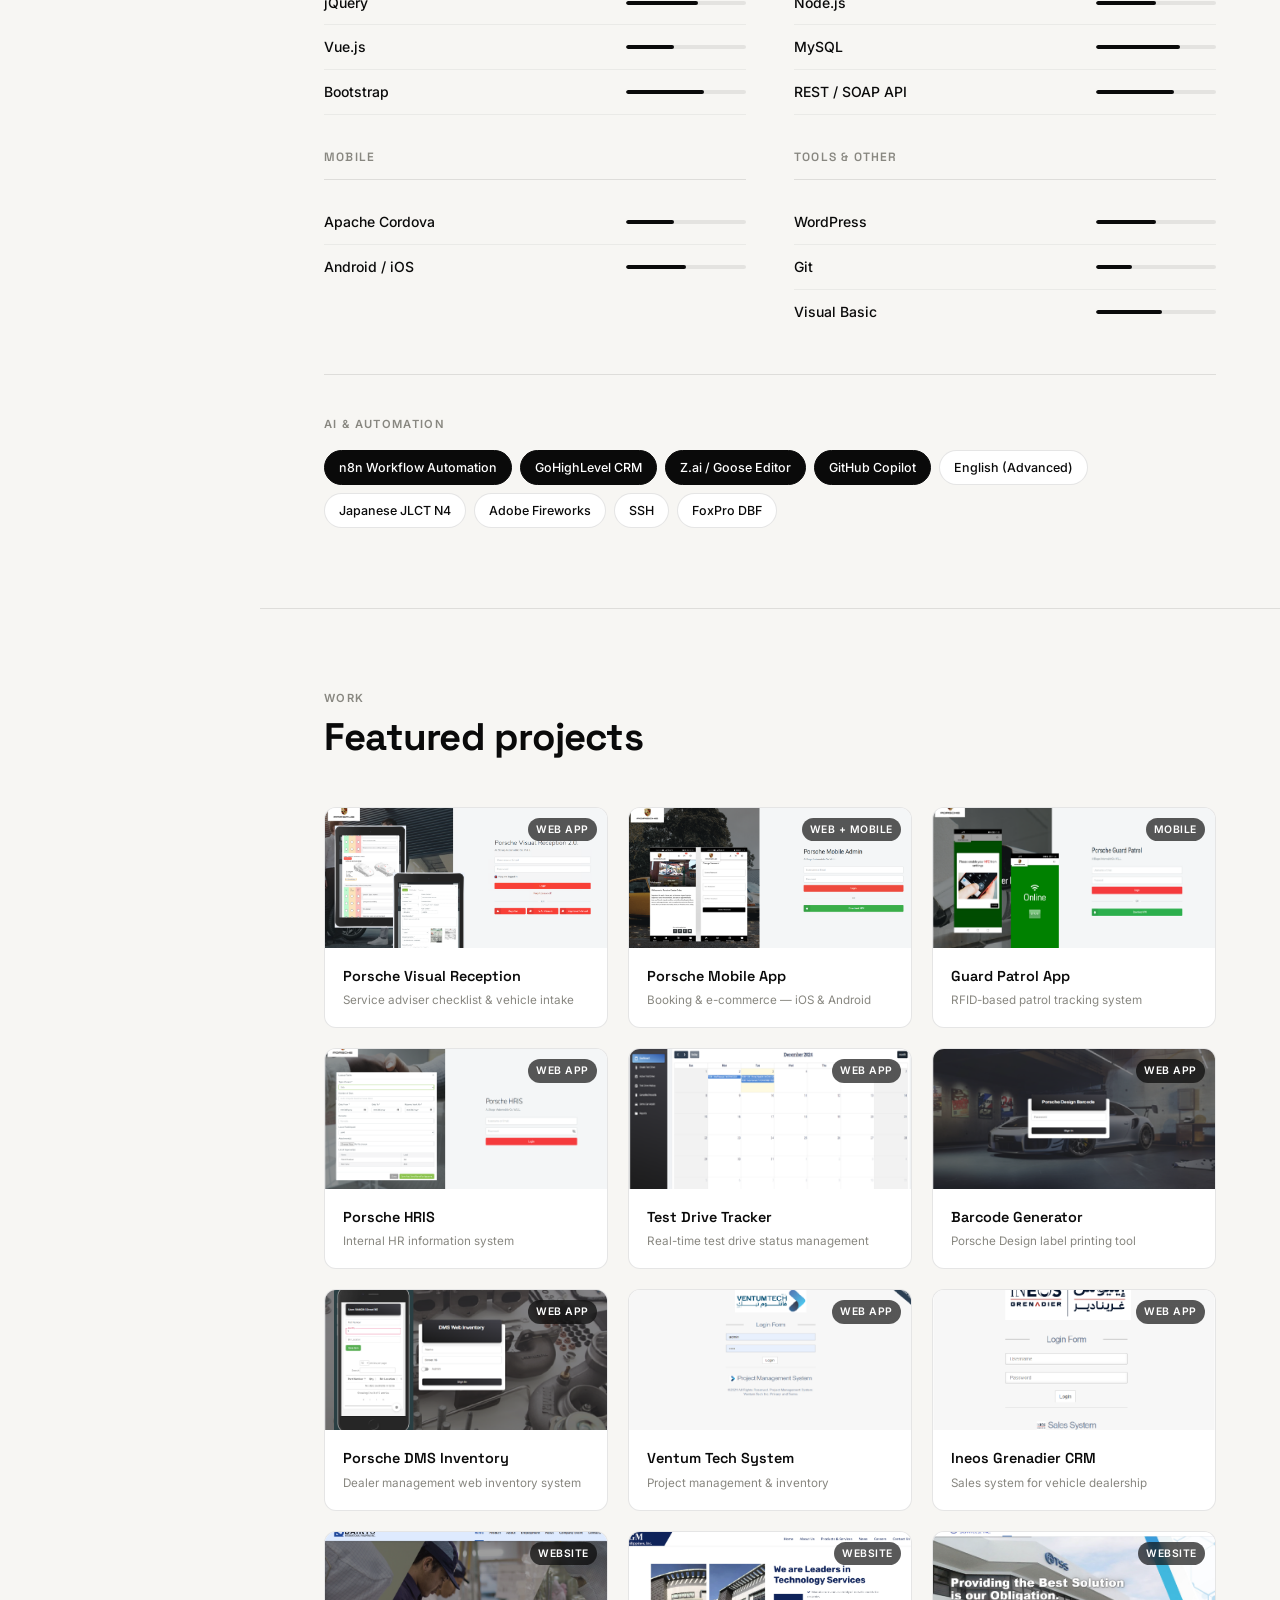
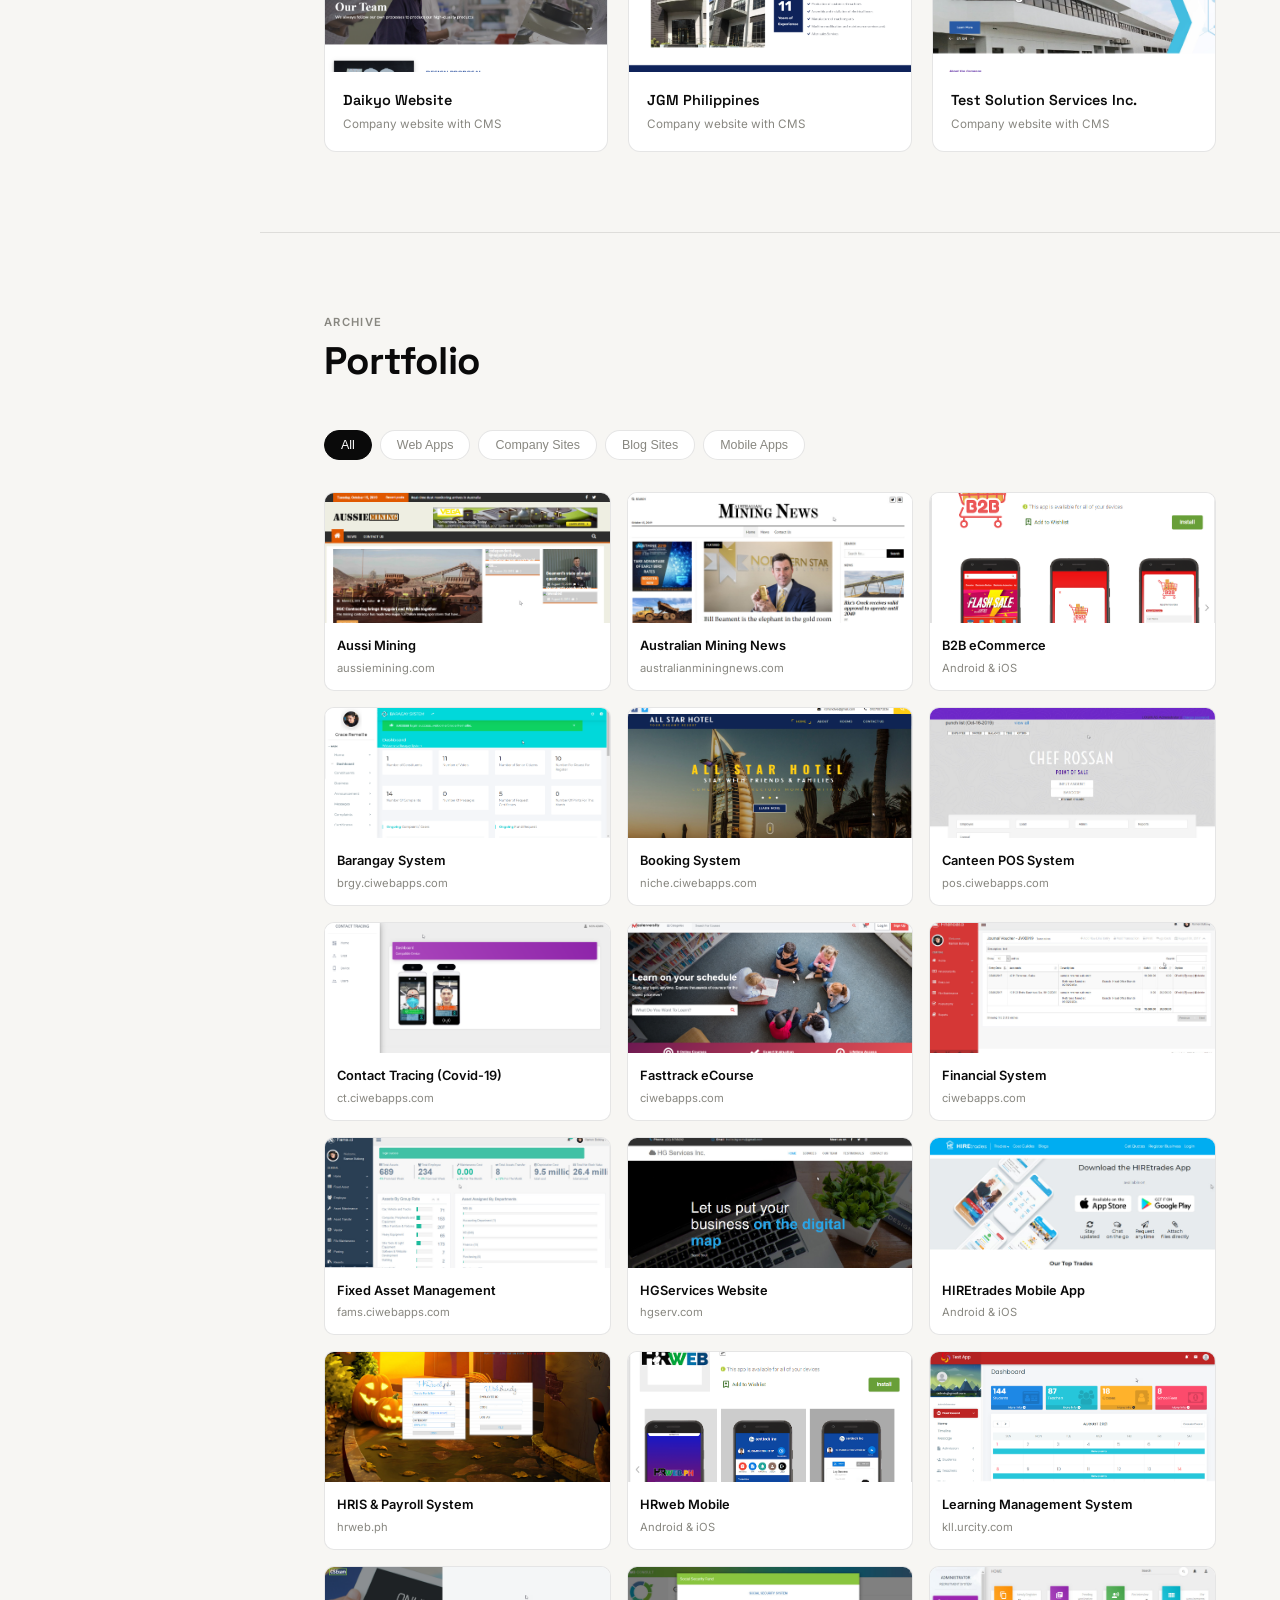
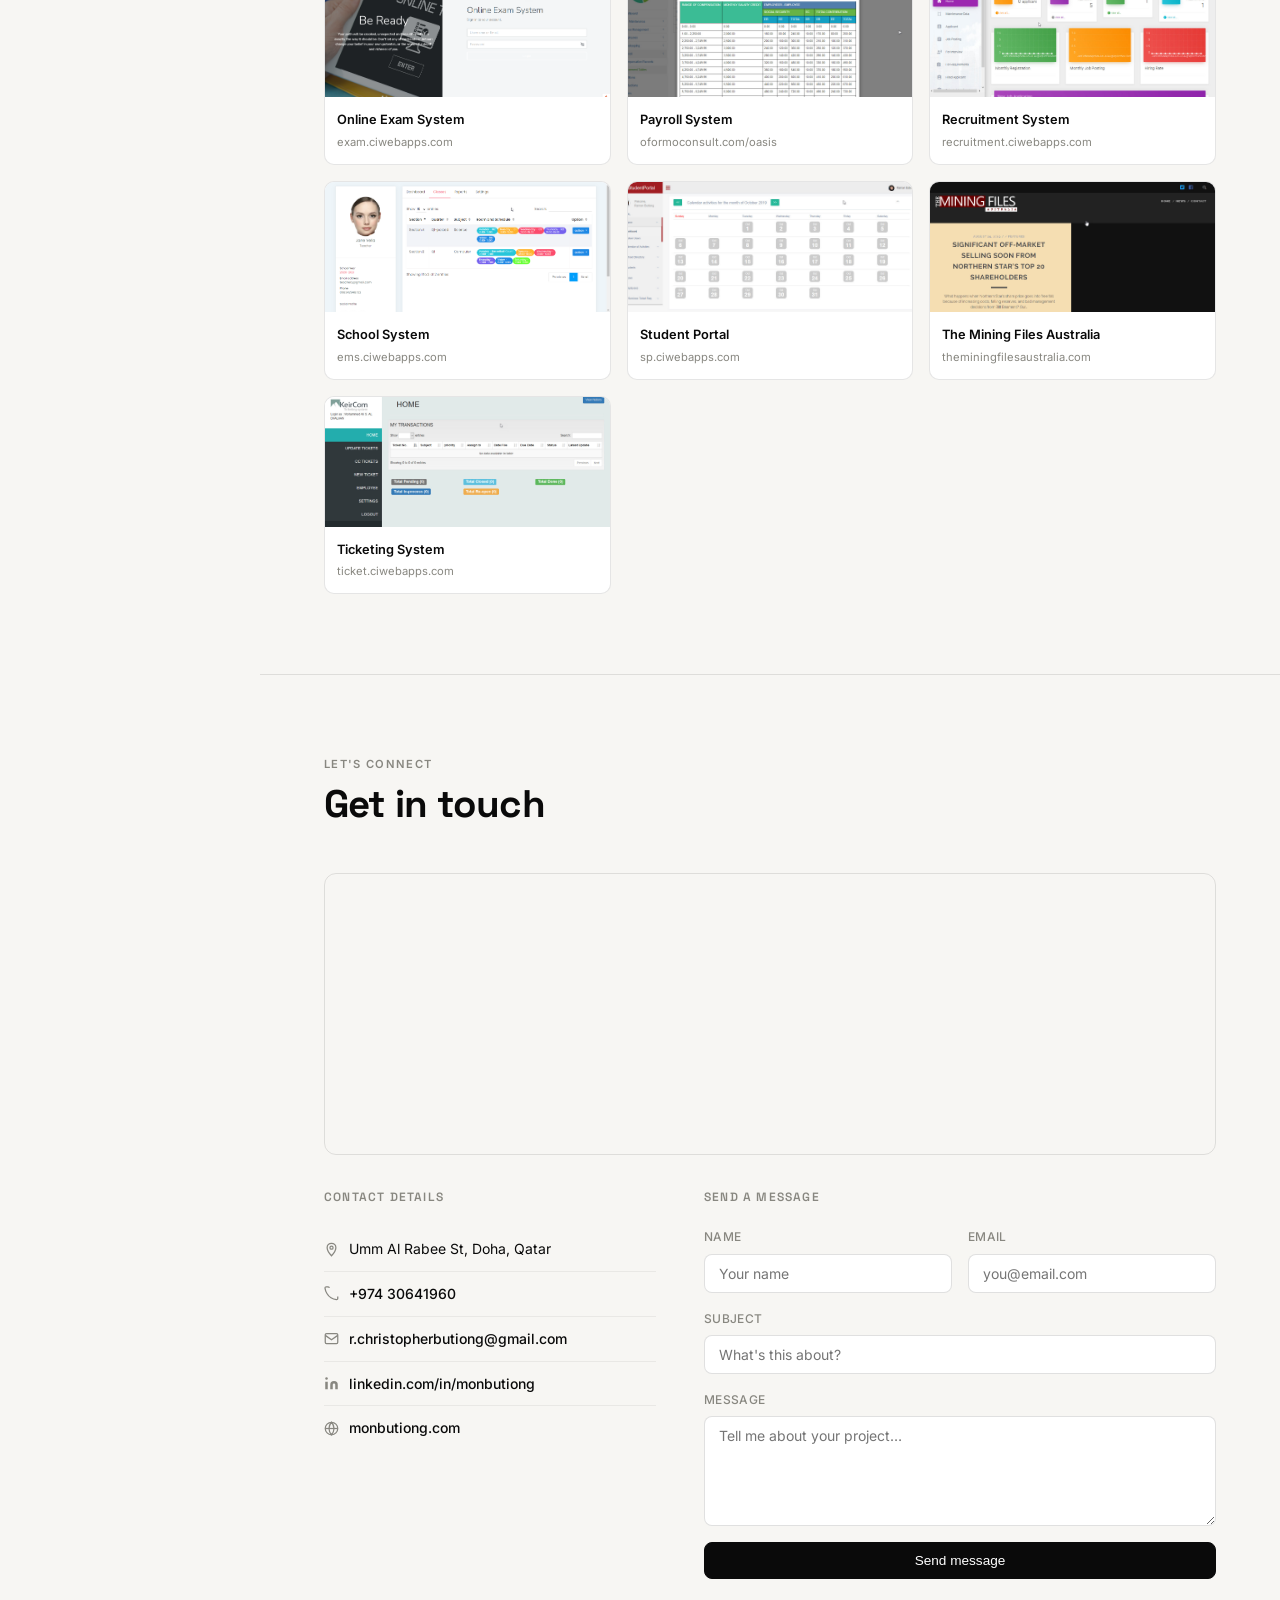
<file: index2.html>
<!DOCTYPE html>
<html lang="en">
<head>
  <meta charset="utf-8">
  <title>Mon Butiong — Web Developer</title>
  <meta name="description" content="Web & Hybrid Mobile App Developer based in Doha, Qatar">
  <meta name="viewport" content="width=device-width, initial-scale=1">
  <link rel="icon" href="img/ico.jpg" type="image/gif" sizes="16x16">
  <link href="https://fonts.googleapis.com/css2?family=Inter:wght@300;400;500;600&family=Space+Grotesk:wght@400;500;600;700&display=swap" rel="stylesheet">
  <style>
    *, *::before, *::after { box-sizing: border-box; margin: 0; padding: 0; }

    :root {
      --black: #0a0a0a;
      --white: #ffffff;
      --off: #f7f6f3;
      --muted: #888780;
      --border: rgba(0,0,0,0.10);
      --accent: #1a1a2e;
      --red: #c0392b;
      --gap: 2rem;
      --sidebar: 260px;
      --radius: 12px;
      --font-head: 'Space Grotesk', sans-serif;
      --font-body: 'Inter', sans-serif;
    }

    html { scroll-behavior: smooth; }

    body {
      font-family: var(--font-body);
      background: var(--off);
      color: var(--black);
      font-size: 15px;
      line-height: 1.7;
      min-height: 100vh;
    }

    a { color: inherit; text-decoration: none; }

    /* ─── Layout ─── */
    .shell {
      display: grid;
      grid-template-columns: var(--sidebar) 1fr;
      min-height: 100vh;
    }

    /* ─── Sidebar ─── */
    aside {
      position: sticky;
      top: 0;
      height: 100vh;
      background: var(--black);
      color: var(--white);
      display: flex;
      flex-direction: column;
      padding: 2.5rem 1.75rem;
      overflow-y: auto;
    }

    .avatar-wrap {
      position: relative;
      width: 72px;
      height: 72px;
      margin-bottom: 1.25rem;
    }
    .avatar-wrap img {
      width: 72px;
      height: 72px;
      border-radius: 50%;
      object-fit: cover;
      display: block;
      border: 2.5px solid rgba(255,255,255,0.15);
    }
    .avatar-dot {
      position: absolute;
      bottom: 3px;
      right: 3px;
      width: 12px;
      height: 12px;
      background: #4ade80;
      border-radius: 50%;
      border: 2px solid var(--black);
    }

    .sidebar-name {
      font-family: var(--font-head);
      font-size: 1.05rem;
      font-weight: 600;
      line-height: 1.25;
      margin-bottom: 0.25rem;
    }
    .sidebar-role {
      font-size: 0.75rem;
      color: rgba(255,255,255,0.45);
      letter-spacing: 0.04em;
      text-transform: uppercase;
      margin-bottom: 2rem;
    }

    nav { flex: 1; }
    nav ul { list-style: none; }
    nav ul li + li { margin-top: 2px; }

    nav a {
      display: flex;
      align-items: center;
      gap: 10px;
      padding: 9px 12px;
      border-radius: 8px;
      font-size: 0.825rem;
      font-weight: 500;
      color: rgba(255,255,255,0.55);
      letter-spacing: 0.01em;
      transition: background 0.2s, color 0.2s;
    }
    nav a:hover, nav a.active {
      background: rgba(255,255,255,0.08);
      color: var(--white);
    }
    nav a svg { flex-shrink: 0; opacity: 0.7; }
    nav a:hover svg, nav a.active svg { opacity: 1; }

    .nav-label-small {
      font-size: 0.65rem;
      text-transform: uppercase;
      letter-spacing: 0.08em;
      color: rgba(255,255,255,0.25);
      padding: 1.5rem 12px 0.5rem;
    }

    .sidebar-footer {
      margin-top: 2rem;
      padding-top: 1.5rem;
      border-top: 1px solid rgba(255,255,255,0.08);
    }
    .socials {
      display: flex;
      gap: 10px;
      margin-bottom: 1rem;
    }
    .socials a {
      display: flex;
      align-items: center;
      justify-content: center;
      width: 32px;
      height: 32px;
      border-radius: 8px;
      background: rgba(255,255,255,0.07);
      color: rgba(255,255,255,0.6);
      transition: background 0.2s, color 0.2s;
    }
    .socials a:hover { background: rgba(255,255,255,0.15); color: var(--white); }
    .sidebar-location {
      font-size: 0.72rem;
      color: rgba(255,255,255,0.3);
      display: flex;
      align-items: center;
      gap: 5px;
    }

    /* ─── Main ─── */
    main { overflow-y: auto; }

    section {
      min-height: 100vh;
      padding: 5rem 4rem;
      border-bottom: 1px solid var(--border);
    }

    section:last-of-type { border-bottom: none; }

    /* ─── Section header ─── */
    .section-eyebrow {
      font-size: 0.7rem;
      font-weight: 600;
      letter-spacing: 0.12em;
      text-transform: uppercase;
      color: var(--muted);
      margin-bottom: 0.5rem;
    }
    .section-title {
      font-family: var(--font-head);
      font-size: 2.4rem;
      font-weight: 700;
      line-height: 1.1;
      letter-spacing: -0.02em;
      margin-bottom: 3rem;
    }

    /* ─── Hero / About ─── */
    #about .hero-grid {
      display: grid;
      grid-template-columns: 1fr 340px;
      gap: 4rem;
      align-items: start;
      margin-bottom: 4rem;
    }

    .hero-headline {
      font-family: var(--font-head);
      font-size: 3.6rem;
      font-weight: 700;
      line-height: 1.05;
      letter-spacing: -0.03em;
      margin-bottom: 1.25rem;
    }
    .hero-headline em {
      font-style: normal;
      color: var(--muted);
    }

    .hero-lead {
      font-size: 1.05rem;
      color: #444;
      max-width: 520px;
      line-height: 1.8;
      margin-bottom: 2rem;
    }

    .hero-cta-row {
      display: flex;
      gap: 12px;
      flex-wrap: wrap;
    }

    .btn {
      display: inline-flex;
      align-items: center;
      gap: 8px;
      padding: 10px 22px;
      border-radius: 8px;
      font-size: 0.85rem;
      font-weight: 500;
      cursor: pointer;
      transition: all 0.2s;
    }
    .btn-dark {
      background: var(--black);
      color: var(--white);
      border: 1.5px solid var(--black);
    }
    .btn-dark:hover { background: #222; }
    .btn-outline {
      background: transparent;
      color: var(--black);
      border: 1.5px solid rgba(0,0,0,0.2);
    }
    .btn-outline:hover { border-color: var(--black); }

    /* Info card */
    .info-card {
      background: var(--white);
      border-radius: var(--radius);
      border: 1px solid var(--border);
      padding: 1.75rem;
    }
    .info-card h3 {
      font-family: var(--font-head);
      font-size: 0.75rem;
      font-weight: 600;
      letter-spacing: 0.1em;
      text-transform: uppercase;
      color: var(--muted);
      margin-bottom: 1.25rem;
    }
    .info-row {
      display: flex;
      justify-content: space-between;
      align-items: baseline;
      padding: 8px 0;
      border-bottom: 1px solid rgba(0,0,0,0.05);
      gap: 1rem;
    }
    .info-row:last-child { border-bottom: none; }
    .info-label {
      font-size: 0.78rem;
      color: var(--muted);
      font-weight: 500;
      white-space: nowrap;
    }
    .info-value {
      font-size: 0.85rem;
      font-weight: 500;
      text-align: right;
    }

    /* Stats strip */
    .stats-strip {
      display: grid;
      grid-template-columns: repeat(3, 1fr);
      gap: 1px;
      background: var(--border);
      border-radius: var(--radius);
      overflow: hidden;
      border: 1px solid var(--border);
    }
    .stat-cell {
      background: var(--white);
      padding: 1.5rem;
      text-align: center;
    }
    .stat-num {
      font-family: var(--font-head);
      font-size: 2.4rem;
      font-weight: 700;
      line-height: 1;
      margin-bottom: 4px;
    }
    .stat-lbl {
      font-size: 0.72rem;
      color: var(--muted);
      text-transform: uppercase;
      letter-spacing: 0.08em;
    }

    /* Contact rows */
    .contact-chips {
      display: flex;
      flex-wrap: wrap;
      gap: 8px;
      margin-top: 1.5rem;
    }
    .contact-chip {
      display: inline-flex;
      align-items: center;
      gap: 6px;
      padding: 7px 14px;
      border-radius: 100px;
      font-size: 0.8rem;
      font-weight: 500;
      background: var(--white);
      border: 1px solid var(--border);
      transition: border-color 0.2s;
    }
    .contact-chip:hover { border-color: rgba(0,0,0,0.35); }
    .contact-chip svg { color: var(--muted); }

    /* ─── Experience ─── */
    .timeline { display: flex; flex-direction: column; gap: 0; }

    .tl-item {
      display: grid;
      grid-template-columns: 120px 1fr;
      gap: 2rem;
      padding: 2rem 0;
      border-bottom: 1px solid var(--border);
      position: relative;
    }
    .tl-item:first-child { padding-top: 0; }
    .tl-item:last-child { border-bottom: none; }

    .tl-date {
      font-size: 0.75rem;
      font-weight: 500;
      color: var(--muted);
      letter-spacing: 0.02em;
      padding-top: 3px;
      line-height: 1.4;
    }

    .tl-dot {
      display: none;
    }

    .tl-body {}
    .tl-header {
      display: flex;
      align-items: center;
      gap: 12px;
      margin-bottom: 0.75rem;
    }
    .company-logo {
      width: 36px;
      height: 36px;
      border-radius: 8px;
      object-fit: contain;
      background: #f0ede8;
      border: 1px solid var(--border);
      padding: 4px;
      flex-shrink: 0;
    }
    .tl-title {
      font-family: var(--font-head);
      font-size: 1rem;
      font-weight: 600;
      line-height: 1.3;
    }
    .tl-company {
      font-size: 0.78rem;
      color: var(--muted);
      margin-top: 1px;
    }

    .tl-bullets {
      list-style: none;
      display: flex;
      flex-direction: column;
      gap: 5px;
    }
    .tl-bullets li {
      font-size: 0.875rem;
      color: #444;
      padding-left: 1rem;
      position: relative;
    }
    .tl-bullets li::before {
      content: '—';
      position: absolute;
      left: 0;
      color: var(--muted);
      font-size: 0.7rem;
      top: 3px;
    }

    /* ─── Skills ─── */
    .skills-grid {
      display: grid;
      grid-template-columns: 1fr 1fr;
      gap: 3rem;
    }

    .skill-group-title {
      font-family: var(--font-head);
      font-size: 0.75rem;
      font-weight: 600;
      letter-spacing: 0.1em;
      text-transform: uppercase;
      color: var(--muted);
      margin-bottom: 1.25rem;
      padding-bottom: 0.75rem;
      border-bottom: 1px solid var(--border);
    }

    .skill-item {
      display: flex;
      align-items: center;
      justify-content: space-between;
      padding: 10px 0;
      border-bottom: 1px solid rgba(0,0,0,0.05);
    }
    .skill-item:last-child { border-bottom: none; }
    .skill-name {
      font-size: 0.875rem;
      font-weight: 500;
    }
    .skill-bar-wrap {
      width: 120px;
      height: 4px;
      background: rgba(0,0,0,0.08);
      border-radius: 100px;
      overflow: hidden;
    }
    .skill-bar {
      height: 100%;
      background: var(--black);
      border-radius: 100px;
    }

    .tag-cloud {
      display: flex;
      flex-wrap: wrap;
      gap: 8px;
    }
    .tag {
      padding: 6px 14px;
      border-radius: 100px;
      font-size: 0.78rem;
      font-weight: 500;
      background: var(--white);
      border: 1px solid var(--border);
    }
    .tag.dark {
      background: var(--black);
      color: var(--white);
      border-color: var(--black);
    }

    /* ─── Projects ─── */
    .proj-grid {
      display: grid;
      grid-template-columns: repeat(auto-fill, minmax(280px, 1fr));
      gap: 1.25rem;
    }

    .proj-card {
      background: var(--white);
      border-radius: var(--radius);
      border: 1px solid var(--border);
      overflow: hidden;
      cursor: pointer;
      transition: transform 0.2s, box-shadow 0.2s;
      position: relative;
    }
    .proj-card:hover {
      transform: translateY(-3px);
      box-shadow: 0 12px 32px rgba(0,0,0,0.08);
    }

    .proj-thumb {
      width: 100%;
      height: 140px;
      object-fit: cover;
      display: block;
      background: #f0ede8;
    }
    .proj-info {
      padding: 1rem 1.1rem;
    }
    .proj-name {
      font-family: var(--font-head);
      font-size: 0.9rem;
      font-weight: 600;
      margin-bottom: 3px;
    }
    .proj-type {
      font-size: 0.73rem;
      color: var(--muted);
    }
    .proj-badge {
      position: absolute;
      top: 10px;
      right: 10px;
      background: rgba(0,0,0,0.65);
      color: #fff;
      font-size: 0.65rem;
      font-weight: 600;
      letter-spacing: 0.05em;
      text-transform: uppercase;
      padding: 3px 8px;
      border-radius: 100px;
      backdrop-filter: blur(4px);
    }

    /* Modal */
    .modal-backdrop {
      display: none;
      position: fixed;
      inset: 0;
      background: rgba(0,0,0,0.6);
      z-index: 200;
      align-items: center;
      justify-content: center;
      padding: 2rem;
    }
    .modal-backdrop.open { display: flex; }
    .modal-box {
      background: var(--white);
      border-radius: 16px;
      width: 100%;
      max-width: 720px;
      max-height: 85vh;
      overflow: hidden;
      display: flex;
      flex-direction: column;
    }
    .modal-head {
      display: flex;
      align-items: center;
      justify-content: space-between;
      padding: 1.25rem 1.5rem;
      border-bottom: 1px solid var(--border);
    }
    .modal-head h3 { font-family: var(--font-head); font-size: 1rem; font-weight: 600; }
    .modal-close {
      width: 32px;
      height: 32px;
      display: flex;
      align-items: center;
      justify-content: center;
      border-radius: 8px;
      background: var(--off);
      cursor: pointer;
      border: none;
      font-size: 1.2rem;
      color: var(--muted);
      transition: background 0.2s;
    }
    .modal-close:hover { background: #e8e5e0; }
    .modal-body { flex: 1; overflow: auto; padding: 0; }
    .modal-body embed, .modal-body iframe {
      width: 100%;
      height: 100%;
      min-height: 480px;
      display: block;
      border: none;
    }

    /* ─── Portfolio ─── */
    .filter-bar {
      display: flex;
      flex-wrap: wrap;
      gap: 8px;
      margin-bottom: 2rem;
    }
    .filter-btn {
      padding: 7px 16px;
      border-radius: 100px;
      font-size: 0.78rem;
      font-weight: 500;
      border: 1.5px solid transparent;
      cursor: pointer;
      transition: all 0.2s;
      background: var(--white);
      border-color: var(--border);
      color: var(--muted);
    }
    .filter-btn.active, .filter-btn:hover {
      background: var(--black);
      border-color: var(--black);
      color: var(--white);
    }

    .port-grid {
      display: grid;
      grid-template-columns: repeat(auto-fill, minmax(220px, 1fr));
      gap: 1rem;
    }
    .port-item {
      border-radius: 10px;
      overflow: hidden;
      background: var(--white);
      border: 1px solid var(--border);
      transition: transform 0.2s;
      cursor: pointer;
    }
    .port-item:hover { transform: scale(1.02); }
    .port-item img {
      width: 100%;
      height: 130px;
      object-fit: cover;
      display: block;
    }
    .port-caption {
      padding: 0.75rem;
    }
    .port-title {
      font-size: 0.8rem;
      font-weight: 600;
      margin-bottom: 2px;
    }
    .port-url {
      font-size: 0.7rem;
      color: var(--muted);
    }

    /* ─── Contact ─── */
    .contact-grid {
      display: grid;
      grid-template-columns: 1fr 1fr;
      gap: 3rem;
      margin-bottom: 3rem;
    }
    .contact-block {}
    .contact-block h3 {
      font-family: var(--font-head);
      font-size: 0.75rem;
      font-weight: 600;
      letter-spacing: 0.1em;
      text-transform: uppercase;
      color: var(--muted);
      margin-bottom: 1.25rem;
    }
    .contact-link-row {
      display: flex;
      align-items: center;
      gap: 10px;
      padding: 10px 0;
      border-bottom: 1px solid rgba(0,0,0,0.06);
      font-size: 0.875rem;
    }
    .contact-link-row:last-child { border-bottom: none; }
    .contact-link-row svg { color: var(--muted); flex-shrink: 0; }
    .contact-link-row a { color: var(--black); font-weight: 500; }
    .contact-link-row a:hover { text-decoration: underline; }

    /* Form */
    .form-grid {
      display: grid;
      grid-template-columns: 1fr 1fr;
      gap: 1rem;
      margin-bottom: 1rem;
    }
    .form-group { display: flex; flex-direction: column; gap: 6px; }
    .form-group label { font-size: 0.75rem; font-weight: 500; color: var(--muted); letter-spacing: 0.03em; text-transform: uppercase; }
    .form-group input, .form-group textarea {
      padding: 10px 14px;
      border-radius: 8px;
      border: 1.5px solid rgba(0,0,0,0.12);
      font-family: var(--font-body);
      font-size: 0.875rem;
      background: var(--white);
      transition: border-color 0.2s;
      outline: none;
      color: var(--black);
    }
    .form-group input:focus, .form-group textarea:focus { border-color: var(--black); }
    .form-group textarea { resize: vertical; min-height: 110px; }
    .form-full { grid-column: 1 / -1; }

    /* Map wrapper */
    .map-wrap {
      border-radius: var(--radius);
      overflow: hidden;
      border: 1px solid var(--border);
      margin-bottom: 2rem;
    }
    .map-wrap iframe { display: block; width: 100%; height: 280px; border: none; }

    /* Education */
    .edu-item {
      display: flex;
      gap: 1.5rem;
      align-items: flex-start;
      padding: 1.5rem 0;
      border-bottom: 1px solid var(--border);
    }
    .edu-item:last-child { border-bottom: none; }
    .edu-icon {
      width: 44px;
      height: 44px;
      border-radius: 10px;
      background: var(--off);
      border: 1px solid var(--border);
      display: flex;
      align-items: center;
      justify-content: center;
      flex-shrink: 0;
      overflow: hidden;
    }
    .edu-icon img { width: 100%; height: 100%; object-fit: contain; padding: 6px; }
    .edu-body {}
    .edu-degree { font-family: var(--font-head); font-size: 0.95rem; font-weight: 600; margin-bottom: 2px; }
    .edu-school { font-size: 0.8rem; color: var(--muted); margin-bottom: 4px; }
    .edu-date { font-size: 0.73rem; font-weight: 500; color: var(--muted); }
    .edu-note { font-size: 0.85rem; color: #444; margin-top: 6px; }
    .award-badge {
      display: inline-flex;
      align-items: center;
      gap: 5px;
      padding: 3px 10px;
      border-radius: 100px;
      font-size: 0.7rem;
      font-weight: 600;
      background: #fef3c7;
      color: #92400e;
      margin-top: 6px;
    }

    /* Divider */
    .section-divider {
      height: 1px;
      background: var(--border);
      margin: 2.5rem 0;
    }

    /* ─── Responsive ─── */
    @media (max-width: 960px) {
      .shell { grid-template-columns: 1fr; }
      aside {
        position: relative;
        height: auto;
        flex-direction: row;
        flex-wrap: wrap;
        gap: 1rem;
        padding: 1.5rem;
        align-items: center;
      }
      .avatar-wrap { margin-bottom: 0; width: 48px; height: 48px; }
      .avatar-wrap img { width: 48px; height: 48px; }
      .nav-label-small { display: none; }
      nav ul { display: flex; flex-wrap: wrap; gap: 4px; }
      nav ul li + li { margin-top: 0; }
      .sidebar-footer { margin-top: 0; padding-top: 0; border-top: none; }
      section { padding: 3rem 1.5rem; }
      #about .hero-grid { grid-template-columns: 1fr; gap: 2rem; }
      .hero-headline { font-size: 2.4rem; }
      .skills-grid { grid-template-columns: 1fr; }
      .contact-grid { grid-template-columns: 1fr; }
      .form-grid { grid-template-columns: 1fr; }
      .stats-strip { grid-template-columns: repeat(3, 1fr); }
    }
  </style>
</head>
<body>

<div class="shell">

  <!-- ─── Sidebar ─── -->
  <aside>
    <div class="avatar-wrap">
      <img src="img/profile.jpg" alt="Mon Butiong">
      <div class="avatar-dot"></div>
    </div>
    <div class="sidebar-name">Mon Butiong</div>
    <div class="sidebar-role">Web &amp; Mobile Developer</div>

    <nav>
      <div class="nav-label-small">Menu</div>
      <ul>
        <li>
          <a href="#about" class="active">
            <svg width="16" height="16" fill="none" stroke="currentColor" stroke-width="1.8" viewBox="0 0 24 24"><circle cx="12" cy="8" r="4"/><path d="M4 20c0-4 3.6-7 8-7s8 3 8 7"/></svg>
            About
          </a>
        </li>
        <li>
          <a href="#experience">
            <svg width="16" height="16" fill="none" stroke="currentColor" stroke-width="1.8" viewBox="0 0 24 24"><rect x="2" y="7" width="20" height="14" rx="2"/><path d="M16 7V5a2 2 0 0 0-2-2h-4a2 2 0 0 0-2 2v2"/></svg>
            Experience
          </a>
        </li>
        <li>
          <a href="#skills">
            <svg width="16" height="16" fill="none" stroke="currentColor" stroke-width="1.8" viewBox="0 0 24 24"><polyline points="16 18 22 12 16 6"/><polyline points="8 6 2 12 8 18"/></svg>
            Skills
          </a>
        </li>
        <li>
          <a href="#projects">
            <svg width="16" height="16" fill="none" stroke="currentColor" stroke-width="1.8" viewBox="0 0 24 24"><rect x="3" y="3" width="18" height="18" rx="2"/><path d="M3 9h18M9 21V9"/></svg>
            Projects
          </a>
        </li>
        <li>
          <a href="#portfolio">
            <svg width="16" height="16" fill="none" stroke="currentColor" stroke-width="1.8" viewBox="0 0 24 24"><rect x="3" y="3" width="7" height="7" rx="1"/><rect x="14" y="3" width="7" height="7" rx="1"/><rect x="3" y="14" width="7" height="7" rx="1"/><rect x="14" y="14" width="7" height="7" rx="1"/></svg>
            Portfolio
          </a>
        </li>
        <li>
          <a href="#contact">
            <svg width="16" height="16" fill="none" stroke="currentColor" stroke-width="1.8" viewBox="0 0 24 24"><path d="M22 16.92v3a2 2 0 0 1-2.18 2 19.8 19.8 0 0 1-8.63-3.07A19.5 19.5 0 0 1 4.69 12 19.8 19.8 0 0 1 1.61 3.38 2 2 0 0 1 3.6 1.22h3a2 2 0 0 1 2 1.72c.13 1 .36 1.98.69 2.91a2 2 0 0 1-.45 2.11L7.91 9a16 16 0 0 0 6 6l1.06-1.06a2 2 0 0 1 2.11-.45c.93.33 1.9.56 2.91.69A2 2 0 0 1 22 16.92z"/></svg>
            Contact
          </a>
        </li>
      </ul>
    </nav>

    <div class="sidebar-footer">
      <div class="socials">
        <a href="https://web.facebook.com/rcrizt" title="Facebook" target="_blank">
          <svg width="14" height="14" fill="currentColor" viewBox="0 0 24 24"><path d="M18 2h-3a5 5 0 0 0-5 5v3H7v4h3v8h4v-8h3l1-4h-4V7a1 1 0 0 1 1-1h3z"/></svg>
        </a>
        <a href="https://twitter.com/ButiongMon" title="Twitter" target="_blank">
          <svg width="14" height="14" fill="currentColor" viewBox="0 0 24 24"><path d="M23 3a10.9 10.9 0 0 1-3.14 1.53 4.48 4.48 0 0 0-7.86 3v1A10.66 10.66 0 0 1 3 4s-4 9 5 13a11.64 11.64 0 0 1-7 2c9 5 20 0 20-11.5a4.5 4.5 0 0 0-.08-.83A7.72 7.72 0 0 0 23 3z"/></svg>
        </a>
        <a href="https://www.linkedin.com/in/ramon-christopher-butiong-7206b5144/" title="LinkedIn" target="_blank">
          <svg width="14" height="14" fill="currentColor" viewBox="0 0 24 24"><path d="M16 8a6 6 0 0 1 6 6v7h-4v-7a2 2 0 0 0-2-2 2 2 0 0 0-2 2v7h-4v-7a6 6 0 0 1 6-6zM2 9h4v12H2z"/><circle cx="4" cy="4" r="2"/></svg>
        </a>
        <a href="https://www.instagram.com/r.crizt/" title="Instagram" target="_blank">
          <svg width="14" height="14" fill="none" stroke="currentColor" stroke-width="2" viewBox="0 0 24 24"><rect x="2" y="2" width="20" height="20" rx="5"/><circle cx="12" cy="12" r="4"/><circle cx="17.5" cy="6.5" r="1" fill="currentColor" stroke="none"/></svg>
        </a>
      </div>
      <div class="sidebar-location">
        <svg width="11" height="11" fill="none" stroke="currentColor" stroke-width="2" viewBox="0 0 24 24"><path d="M12 2C8.13 2 5 5.13 5 9c0 5.25 7 13 7 13s7-7.75 7-13c0-3.87-3.13-7-7-7z"/><circle cx="12" cy="9" r="2.5"/></svg>
        Doha, Qatar
      </div>
    </div>
  </aside>

  <!-- ─── Main Content ─── -->
  <main>

    <!-- ── ABOUT ── -->
    <section id="about">
      <div class="hero-grid">
        <div>
          <div class="section-eyebrow">Hello, I'm</div>
          <h1 class="hero-headline">Mon<br><em>Butiong</em></h1>
          <p class="hero-lead">Experienced web &amp; mobile developer with a track record of building production-grade internal tools. Currently shipping apps at Porsche Center Doha.</p>
          <div class="hero-cta-row">
            <a href="resume-2024.pdf" download class="btn btn-dark">
              <svg width="14" height="14" fill="none" stroke="currentColor" stroke-width="2" viewBox="0 0 24 24"><path d="M21 15v4a2 2 0 0 1-2 2H5a2 2 0 0 1-2-2v-4"/><polyline points="7 10 12 15 17 10"/><line x1="12" y1="15" x2="12" y2="3"/></svg>
              Download CV
            </a>
            <a href="#contact" class="btn btn-outline">Get in touch</a>
          </div>
        </div>

        <div>
          <div class="info-card">
            <h3>Personal Info</h3>
            <div class="info-row"><span class="info-label">Birthday</span><span class="info-value">Dec 22, 1989</span></div>
            <div class="info-row"><span class="info-label">Nationality</span><span class="info-value">Filipino</span></div>
            <div class="info-row"><span class="info-label">Status</span><span class="info-value">Married</span></div>
            <div class="info-row"><span class="info-label">From</span><span class="info-value">Laguna, Philippines</span></div>
            <div class="info-row"><span class="info-label">Based in</span><span class="info-value">Doha, Qatar</span></div>
            <div class="info-row"><span class="info-label">Website</span><span class="info-value"><a href="https://monbutiong.com" target="_blank" style="color:inherit;text-decoration:underline;">monbutiong.com</a></span></div>
          </div>
        </div>
      </div>

      <div class="stats-strip">
        <div class="stat-cell">
          <div class="stat-num">15+</div>
          <div class="stat-lbl">Years coding</div>
        </div>
        <div class="stat-cell">
          <div class="stat-num">7</div>
          <div class="stat-lbl">Companies</div>
        </div>
        <div class="stat-cell">
          <div class="stat-num">30+</div>
          <div class="stat-lbl">Projects shipped</div>
        </div>
      </div>

      <div class="contact-chips" style="margin-top:2rem;">
        <a class="contact-chip" href="mailto:r.christopherbutiong@gmail.com">
          <svg width="13" height="13" fill="none" stroke="currentColor" stroke-width="2" viewBox="0 0 24 24"><rect x="2" y="4" width="20" height="16" rx="2"/><path d="m2 7 10 7 10-7"/></svg>
          r.christopherbutiong@gmail.com
        </a>
        <a class="contact-chip" href="tel:+97430641960">
          <svg width="13" height="13" fill="none" stroke="currentColor" stroke-width="2" viewBox="0 0 24 24"><path d="M22 16.92v3a2 2 0 0 1-2.18 2 19.8 19.8 0 0 1-8.63-3.07A19.5 19.5 0 0 1 4.69 12 19.8 19.8 0 0 1 1.61 3.38 2 2 0 0 1 3.6 1.22h3a2 2 0 0 1 2 1.72"/></svg>
          +974 30641960
        </a>
        <span class="contact-chip">
          <svg width="13" height="13" fill="none" stroke="currentColor" stroke-width="2" viewBox="0 0 24 24"><path d="M12 2C8.13 2 5 5.13 5 9c0 5.25 7 13 7 13s7-7.75 7-13c0-3.87-3.13-7-7-7z"/><circle cx="12" cy="9" r="2.5"/></svg>
          Umm Al Rabee St, Doha
        </span>
      </div>
    </section>

    <!-- ── EXPERIENCE ── -->
    <section id="experience">
      <div class="section-eyebrow">Career</div>
      <h2 class="section-title">Work experience</h2>

      <div class="timeline">

        <div class="tl-item">
          <div class="tl-date">Oct 2022<br>Present</div>
          <div class="tl-body">
            <div class="tl-header">
              <img class="company-logo" src="img/company-logo/porsche.png" alt="Porsche">
              <div>
                <div class="tl-title">Web Developer</div>
                <div class="tl-company">Porsche Center Doha — Doha, Qatar</div>
              </div>
            </div>
            <ul class="tl-bullets">
              <li>Designed and built a booking + e-commerce mobile app for Android and iOS.</li>
              <li>Developed the Porsche Visual Reception web app for service advisers to manage pre-maintenance checklists.</li>
              <li>Created the Guard Patrol app — RFID-based Android patrol tracking system.</li>
              <li>Engineered SMS notification web app and Test Drive tracking app.</li>
              <li>Built a project management and inventory system for Ventum Tech.</li>
              <li>Crafted a CRM/sales system for Ineos Grenadier.</li>
            </ul>
          </div>
        </div>

        <div class="tl-item">
          <div class="tl-date">May 2019<br>Jun 2022</div>
          <div class="tl-body">
            <div class="tl-header">
              <img class="company-logo" src="img/company-logo/optek.png" alt="Optek">
              <div>
                <div class="tl-title">Web Developer</div>
                <div class="tl-company">Optek Solutions — Ortigas, Philippines</div>
              </div>
            </div>
            <ul class="tl-bullets">
              <li>Developed a School Management System for a public school client.</li>
              <li>Built an e-commerce mobile app for Android and iOS.</li>
              <li>Maintained and updated the company website.</li>
            </ul>
          </div>
        </div>

        <div class="tl-item">
          <div class="tl-date">Aug 2018<br>May 2019</div>
          <div class="tl-body">
            <div class="tl-header">
              <img class="company-logo" src="img/company-logo/hiretrades.png" alt="HGServices">
              <div>
                <div class="tl-title">Web Developer</div>
                <div class="tl-company">HGServices Inc. — Alabang, Philippines</div>
              </div>
            </div>
            <ul class="tl-bullets">
              <li>Developed HireTrades mobile app — marketplace connecting traders and tradies.</li>
              <li>Improved SEO performance of the company's mobile app website.</li>
              <li>Built and maintained the REST API powering the mobile application.</li>
            </ul>
          </div>
        </div>

        <div class="tl-item">
          <div class="tl-date">May 2016<br>May 2018</div>
          <div class="tl-body">
            <div class="tl-header">
              <img class="company-logo" src="img/company-logo/keircom-old.png" alt="Keircom">
              <div>
                <div class="tl-title">IT Specialist</div>
                <div class="tl-company">Keircom International — Riyadh, Saudi Arabia</div>
              </div>
            </div>
            <ul class="tl-bullets">
              <li>Developed a fixed asset management system with depreciation reports and barcode printing.</li>
              <li>Managed and maintained the company's third-party ERP system.</li>
            </ul>
          </div>
        </div>

        <div class="tl-item">
          <div class="tl-date">Sep 2014<br>May 2016</div>
          <div class="tl-body">
            <div class="tl-header">
              <img class="company-logo" src="img/company-logo/serttech.png" alt="Serttech">
              <div>
                <div class="tl-title">Web Developer</div>
                <div class="tl-company">Serttech Inc. — Makati, Philippines</div>
              </div>
            </div>
            <ul class="tl-bullets">
              <li>Built HRweb — a comprehensive HRIS/payroll platform with nationwide clients.</li>
              <li>Developed the HRweb mobile app with geofencing and clock-in/out functionality.</li>
            </ul>
          </div>
        </div>

        <div class="tl-item">
          <div class="tl-date">Sep 2010<br>Sep 2014</div>
          <div class="tl-body">
            <div class="tl-header">
              <img class="company-logo" src="img/company-logo/cmi.png" alt="Clarmil">
              <div>
                <div class="tl-title">Programmer</div>
                <div class="tl-company">Clarmil Manufacturing Inc. — Laguna, Philippines</div>
              </div>
            </div>
            <ul class="tl-bullets">
              <li>Developed employee info management, DTR and payroll web application.</li>
              <li>Built a POS system for the employee canteen and inventory system for the cooperative store.</li>
            </ul>
          </div>
        </div>

        <div class="tl-item">
          <div class="tl-date">Jan 2011<br>Sep 2012</div>
          <div class="tl-body">
            <div class="tl-header">
              <img class="company-logo" src="img/company-logo/sti.png" alt="STI">
              <div>
                <div class="tl-title">Part-Time IT Professor</div>
                <div class="tl-company">STI College Santa Rosa — Laguna, Philippines</div>
              </div>
            </div>
            <ul class="tl-bullets">
              <li>Taught HTML, CSS, PHP, and JavaScript fundamentals to undergraduate students.</li>
            </ul>
          </div>
        </div>

      </div>

      <div class="section-divider"></div>
      <div class="section-eyebrow" style="margin-bottom:1rem;">Education</div>

      <div class="edu-item">
        <div class="edu-icon"><img src="img/company-logo/sti.png" alt="STI"></div>
        <div class="edu-body">
          <div class="edu-degree">Bachelor of Science, Computer Science</div>
          <div class="edu-school">STI College Santa Rosa</div>
          <div class="edu-date">March 2006 – May 2010</div>
          <div class="edu-note">Final project: Online Ordering with Inventory Management System.</div>
          <div class="award-badge">
            <svg width="11" height="11" fill="currentColor" viewBox="0 0 24 24"><polygon points="12 2 15.09 8.26 22 9.27 17 14.14 18.18 21.02 12 17.77 5.82 21.02 7 14.14 2 9.27 8.91 8.26 12 2"/></svg>
            Best Thesis &amp; Best Presenter
          </div>
        </div>
      </div>
    </section>

    <!-- ── SKILLS ── -->
    <section id="skills">
      <div class="section-eyebrow">Toolbox</div>
      <h2 class="section-title">Skills &amp; stack</h2>

      <div class="skills-grid">
        <div>
          <div class="skill-group-title">Frontend</div>
          <div class="skill-item"><span class="skill-name">HTML</span><div class="skill-bar-wrap"><div class="skill-bar" style="width:80%"></div></div></div>
          <div class="skill-item"><span class="skill-name">CSS</span><div class="skill-bar-wrap"><div class="skill-bar" style="width:70%"></div></div></div>
          <div class="skill-item"><span class="skill-name">JavaScript</span><div class="skill-bar-wrap"><div class="skill-bar" style="width:60%"></div></div></div>
          <div class="skill-item"><span class="skill-name">jQuery</span><div class="skill-bar-wrap"><div class="skill-bar" style="width:60%"></div></div></div>
          <div class="skill-item"><span class="skill-name">Vue.js</span><div class="skill-bar-wrap"><div class="skill-bar" style="width:40%"></div></div></div>
          <div class="skill-item"><span class="skill-name">Bootstrap</span><div class="skill-bar-wrap"><div class="skill-bar" style="width:65%"></div></div></div>

          <div class="skill-group-title" style="margin-top:2rem;">Mobile</div>
          <div class="skill-item"><span class="skill-name">Apache Cordova</span><div class="skill-bar-wrap"><div class="skill-bar" style="width:40%"></div></div></div>
          <div class="skill-item"><span class="skill-name">Android / iOS</span><div class="skill-bar-wrap"><div class="skill-bar" style="width:50%"></div></div></div>
        </div>

        <div>
          <div class="skill-group-title">Backend &amp; Database</div>
          <div class="skill-item"><span class="skill-name">PHP</span><div class="skill-bar-wrap"><div class="skill-bar" style="width:50%"></div></div></div>
          <div class="skill-item"><span class="skill-name">CodeIgniter</span><div class="skill-bar-wrap"><div class="skill-bar" style="width:70%"></div></div></div>
          <div class="skill-item"><span class="skill-name">Laravel</span><div class="skill-bar-wrap"><div class="skill-bar" style="width:50%"></div></div></div>
          <div class="skill-item"><span class="skill-name">Node.js</span><div class="skill-bar-wrap"><div class="skill-bar" style="width:50%"></div></div></div>
          <div class="skill-item"><span class="skill-name">MySQL</span><div class="skill-bar-wrap"><div class="skill-bar" style="width:70%"></div></div></div>
          <div class="skill-item"><span class="skill-name">REST / SOAP API</span><div class="skill-bar-wrap"><div class="skill-bar" style="width:65%"></div></div></div>

          <div class="skill-group-title" style="margin-top:2rem;">Tools &amp; other</div>
          <div class="skill-item"><span class="skill-name">WordPress</span><div class="skill-bar-wrap"><div class="skill-bar" style="width:50%"></div></div></div>
          <div class="skill-item"><span class="skill-name">Git</span><div class="skill-bar-wrap"><div class="skill-bar" style="width:30%"></div></div></div>
          <div class="skill-item"><span class="skill-name">Visual Basic</span><div class="skill-bar-wrap"><div class="skill-bar" style="width:55%"></div></div></div>
        </div>
      </div>

      <div class="section-divider"></div>
      <div class="section-eyebrow" style="margin-bottom:1rem;">AI &amp; Automation</div>
      <div class="tag-cloud">
        <span class="tag dark">n8n Workflow Automation</span>
        <span class="tag dark">GoHighLevel CRM</span>
        <span class="tag dark">Z.ai / Goose Editor</span>
        <span class="tag dark">GitHub Copilot</span>
        <span class="tag">English (Advanced)</span>
        <span class="tag">Japanese JLCT N4</span>
        <span class="tag">Adobe Fireworks</span>
        <span class="tag">SSH</span>
        <span class="tag">FoxPro DBF</span>
      </div>
    </section>

    <!-- ── PROJECTS ── -->
    <section id="projects">
      <div class="section-eyebrow">Work</div>
      <h2 class="section-title">Featured projects</h2>

      <div class="proj-grid">

        <div class="proj-card" onclick="openModal('modal-pvr')">
          <img class="proj-thumb" src="img/live/pvr2.png" alt="Porsche Visual Reception">
          <span class="proj-badge">Web App</span>
          <div class="proj-info">
            <div class="proj-name">Porsche Visual Reception</div>
            <div class="proj-type">Service adviser checklist &amp; vehicle intake</div>
          </div>
        </div>

        <div class="proj-card" onclick="openModal('modal-papp')">
          <img class="proj-thumb" src="img/live/p-app.png" alt="Porsche Mobile App">
          <span class="proj-badge">Web + Mobile</span>
          <div class="proj-info">
            <div class="proj-name">Porsche Mobile App</div>
            <div class="proj-type">Booking &amp; e-commerce — iOS &amp; Android</div>
          </div>
        </div>

        <div class="proj-card" onclick="openModal('modal-gp')">
          <img class="proj-thumb" src="img/live/gp.png" alt="Porsche Guard Patrol">
          <span class="proj-badge">Mobile</span>
          <div class="proj-info">
            <div class="proj-name">Guard Patrol App</div>
            <div class="proj-type">RFID-based patrol tracking system</div>
          </div>
        </div>

        <div class="proj-card" onclick="openModal('modal-hr')">
          <img class="proj-thumb" src="img/live/hr.png" alt="Porsche HRIS">
          <span class="proj-badge">Web App</span>
          <div class="proj-info">
            <div class="proj-name">Porsche HRIS</div>
            <div class="proj-type">Internal HR information system</div>
          </div>
        </div>

        <div class="proj-card" onclick="openModal('modal-td')">
          <img class="proj-thumb" src="img/live/td.png" alt="Test Drive App">
          <span class="proj-badge">Web App</span>
          <div class="proj-info">
            <div class="proj-name">Test Drive Tracker</div>
            <div class="proj-type">Real-time test drive status management</div>
          </div>
        </div>

        <div class="proj-card" onclick="openModal('modal-barcode')">
          <img class="proj-thumb" src="img/live/barcode.png" alt="Barcode Generator">
          <span class="proj-badge">Web App</span>
          <div class="proj-info">
            <div class="proj-name">Barcode Generator</div>
            <div class="proj-type">Porsche Design label printing tool</div>
          </div>
        </div>

        <div class="proj-card" onclick="openModal('modal-wi')">
          <img class="proj-thumb" src="img/live/wi.png" alt="DMS Web Inventory">
          <span class="proj-badge">Web App</span>
          <div class="proj-info">
            <div class="proj-name">Porsche DMS Inventory</div>
            <div class="proj-type">Dealer management web inventory system</div>
          </div>
        </div>

        <div class="proj-card" onclick="openModal('modal-ven')">
          <img class="proj-thumb" src="img/live/ven.png" alt="Ventum Tech">
          <span class="proj-badge">Web App</span>
          <div class="proj-info">
            <div class="proj-name">Ventum Tech System</div>
            <div class="proj-type">Project management &amp; inventory</div>
          </div>
        </div>

        <div class="proj-card" onclick="openModal('modal-ineos')">
          <img class="proj-thumb" src="img/live/ineos.png" alt="Ineos CRM">
          <span class="proj-badge">Web App</span>
          <div class="proj-info">
            <div class="proj-name">Ineos Grenadier CRM</div>
            <div class="proj-type">Sales system for vehicle dealership</div>
          </div>
        </div>

        <div class="proj-card" onclick="openModal('modal-dai')">
          <img class="proj-thumb" src="img/live/dai.png" alt="Daikyo">
          <span class="proj-badge">Website</span>
          <div class="proj-info">
            <div class="proj-name">Daikyo Website</div>
            <div class="proj-type">Company website with CMS</div>
          </div>
        </div>

        <div class="proj-card" onclick="openModal('modal-jgm')">
          <img class="proj-thumb" src="img/live/jgm.png" alt="JGM Philippines">
          <span class="proj-badge">Website</span>
          <div class="proj-info">
            <div class="proj-name">JGM Philippines</div>
            <div class="proj-type">Company website with CMS</div>
          </div>
        </div>

        <div class="proj-card" onclick="openModal('modal-tss')">
          <img class="proj-thumb" src="img/live/tss.png" alt="TSS Philippines">
          <span class="proj-badge">Website</span>
          <div class="proj-info">
            <div class="proj-name">Test Solution Services Inc.</div>
            <div class="proj-type">Company website with CMS</div>
          </div>
        </div>

      </div>
    </section>

    <!-- ── PORTFOLIO ── -->
    <section id="portfolio">
      <div class="section-eyebrow">Archive</div>
      <h2 class="section-title">Portfolio</h2>

      <div class="filter-bar">
        <button class="filter-btn active" onclick="filterPort(this,'all')">All</button>
        <button class="filter-btn" onclick="filterPort(this,'webapps')">Web Apps</button>
        <button class="filter-btn" onclick="filterPort(this,'company')">Company Sites</button>
        <button class="filter-btn" onclick="filterPort(this,'blog')">Blog Sites</button>
        <button class="filter-btn" onclick="filterPort(this,'mobile')">Mobile Apps</button>
      </div>

      <div class="port-grid" id="portGrid">
        <div class="port-item" data-cat="blog"><img src="project/aussi mining-x-www.aussiemining.com-x-wordpress-x-blog.jpg" alt=""><div class="port-caption"><div class="port-title">Aussi Mining</div><div class="port-url">aussiemining.com</div></div></div>
        <div class="port-item" data-cat="blog"><img src="project/australian mining news-x-www.australianminingnews.com-x-wordpress-x-blog.jpg" alt=""><div class="port-caption"><div class="port-title">Australian Mining News</div><div class="port-url">australianminingnews.com</div></div></div>
        <div class="port-item" data-cat="mobile"><img src="project/B2B eCommerce-x-androis and IOS-x-vuejs-x-mobile.png" alt=""><div class="port-caption"><div class="port-title">B2B eCommerce</div><div class="port-url">Android &amp; iOS</div></div></div>
        <div class="port-item" data-cat="webapps"><img src="project/Baragay System-x-www.brgy.ciwebapps.com-x-php-x-webapps.png" alt=""><div class="port-caption"><div class="port-title">Barangay System</div><div class="port-url">brgy.ciwebapps.com</div></div></div>
        <div class="port-item" data-cat="webapps"><img src="project/booking system-x-www.niche.ciwebapps.com-x-php-x-webapps.png.png" alt=""><div class="port-caption"><div class="port-title">Booking System</div><div class="port-url">niche.ciwebapps.com</div></div></div>
        <div class="port-item" data-cat="webapps"><img src="project/canteen pos system-x-www.pos.ciwebapps.com-x-php-x-webapps.jpg" alt=""><div class="port-caption"><div class="port-title">Canteen POS System</div><div class="port-url">pos.ciwebapps.com</div></div></div>
        <div class="port-item" data-cat="webapps"><img src="project/Contact Tarcing (covid-19)-x-www.ct.ciwebapps.com-x-codeigniter-x-webapps.png" alt=""><div class="port-caption"><div class="port-title">Contact Tracing (Covid-19)</div><div class="port-url">ct.ciwebapps.com</div></div></div>
        <div class="port-item" data-cat="webapps"><img src="project/Fasttrack-eCourse-x-www.finanacial.ciwebapps.com-x-codeigniter-x-webapps.png" alt=""><div class="port-caption"><div class="port-title">Fasttrack eCourse</div><div class="port-url">ciwebapps.com</div></div></div>
        <div class="port-item" data-cat="webapps"><img src="project/financial system-x-www.finanacial.ciwebapps.com-x-codeigniter-x-webapps.jpg" alt=""><div class="port-caption"><div class="port-title">Financial System</div><div class="port-url">ciwebapps.com</div></div></div>
        <div class="port-item" data-cat="webapps"><img src="project/fixed asset management system-x-www.fams.ciwebapps.com-x-codeigniter-x-webapps.jpg" alt=""><div class="port-caption"><div class="port-title">Fixed Asset Management</div><div class="port-url">fams.ciwebapps.com</div></div></div>
        <div class="port-item" data-cat="company"><img src="project/HGservices-x-www.hgserv.com-x-laravel-x-company.jpg" alt=""><div class="port-caption"><div class="port-title">HGServices Website</div><div class="port-url">hgserv.com</div></div></div>
        <div class="port-item" data-cat="mobile"><img src="project/HIREtrades Moblie App-x-androis and IOS-x-vuejs-x-mobile.jpg" alt=""><div class="port-caption"><div class="port-title">HIREtrades Mobile App</div><div class="port-url">Android &amp; iOS</div></div></div>
        <div class="port-item" data-cat="webapps"><img src="project/hris and payroll system-x-www.hrweb.ph-x-php-x-webapps.jpg" alt=""><div class="port-caption"><div class="port-title">HRIS &amp; Payroll System</div><div class="port-url">hrweb.ph</div></div></div>
        <div class="port-item" data-cat="mobile"><img src="project/HRweb Mobile-x-androis and IOS-x-vuejs-x-mobile.png" alt=""><div class="port-caption"><div class="port-title">HRweb Mobile</div><div class="port-url">Android &amp; iOS</div></div></div>
        <div class="port-item" data-cat="webapps"><img src="project/Learning Management System-x-www.kll.urcity.com-x-php-x-webapps.png" alt=""><div class="port-caption"><div class="port-title">Learning Management System</div><div class="port-url">kll.urcity.com</div></div></div>
        <div class="port-item" data-cat="webapps"><img src="project/online exam system-x-www.exam.ciwebapps.com-x-php-x-webapps.png" alt=""><div class="port-caption"><div class="port-title">Online Exam System</div><div class="port-url">exam.ciwebapps.com</div></div></div>
        <div class="port-item" data-cat="webapps"><img src="project/payroll system-x-www.oformoconsult.com-y-oasis-x-codeigniter-x-webapps.jpg" alt=""><div class="port-caption"><div class="port-title">Payroll System</div><div class="port-url">oformoconsult.com/oasis</div></div></div>
        <div class="port-item" data-cat="webapps"><img src="project/recruitment system-x-www.recruitment.ciwebapps.com-x-codeigniter-x-webapps.jpg" alt=""><div class="port-caption"><div class="port-title">Recruitment System</div><div class="port-url">recruitment.ciwebapps.com</div></div></div>
        <div class="port-item" data-cat="webapps"><img src="project/School system-x-www.ems.ciwebapps.com-x-php-x-webapps.png" alt=""><div class="port-caption"><div class="port-title">School System</div><div class="port-url">ems.ciwebapps.com</div></div></div>
        <div class="port-item" data-cat="webapps"><img src="project/student portal-x-www.sp.ciwebapps.com-x-codeigniter-x-webapps.jpg" alt=""><div class="port-caption"><div class="port-title">Student Portal</div><div class="port-url">sp.ciwebapps.com</div></div></div>
        <div class="port-item" data-cat="blog"><img src="project/the mining files australia-x-www.theminingfilesaustralia.com-x-wordpress-x-blog.jpg" alt=""><div class="port-caption"><div class="port-title">The Mining Files Australia</div><div class="port-url">theminingfilesaustralia.com</div></div></div>
        <div class="port-item" data-cat="webapps"><img src="project/ticketing system-x-www.ticket.ciwebapps.com-x-php-x-webapps.jpg" alt=""><div class="port-caption"><div class="port-title">Ticketing System</div><div class="port-url">ticket.ciwebapps.com</div></div></div>
      </div>
    </section>

    <!-- ── CONTACT ── -->
    <section id="contact">
      <div class="section-eyebrow">Let's connect</div>
      <h2 class="section-title">Get in touch</h2>

      <div class="map-wrap">
        <iframe src="https://www.google.com/maps/embed?pb=!1m18!1m12!1m3!1d3608.6597993743167!2d51.55881167282474!3d25.24838099092277!2m3!1f0!2f0!3f0!3m2!1i1024!2i768!4f13.1!3m3!1m2!1s0x3e45cf0bebf54253%3A0xf160b65cd58d2cf1!2sUmm%20Al%20Rabee%20St%2C%20Doha!5e0!3m2!1sen!2sqa!4v1736152967283!5m2!1sen!2sqa" loading="lazy" allowfullscreen referrerpolicy="no-referrer-when-downgrade"></iframe>
      </div>

      <div class="contact-grid">
        <div class="contact-block">
          <h3>Contact details</h3>
          <div class="contact-link-row">
            <svg width="15" height="15" fill="none" stroke="currentColor" stroke-width="2" viewBox="0 0 24 24"><path d="M12 2C8.13 2 5 5.13 5 9c0 5.25 7 13 7 13s7-7.75 7-13c0-3.87-3.13-7-7-7z"/><circle cx="12" cy="9" r="2.5"/></svg>
            <span>Umm Al Rabee St, Doha, Qatar</span>
          </div>
          <div class="contact-link-row">
            <svg width="15" height="15" fill="none" stroke="currentColor" stroke-width="2" viewBox="0 0 24 24"><path d="M22 16.92v3a2 2 0 0 1-2.18 2 19.8 19.8 0 0 1-8.63-3.07A19.5 19.5 0 0 1 4.69 12 19.8 19.8 0 0 1 1.61 3.38 2 2 0 0 1 3.6 1.22h3a2 2 0 0 1 2 1.72"/></svg>
            <a href="tel:+97430641960">+974 30641960</a>
          </div>
          <div class="contact-link-row">
            <svg width="15" height="15" fill="none" stroke="currentColor" stroke-width="2" viewBox="0 0 24 24"><rect x="2" y="4" width="20" height="16" rx="2"/><path d="m2 7 10 7 10-7"/></svg>
            <a href="mailto:r.christopherbutiong@gmail.com">r.christopherbutiong@gmail.com</a>
          </div>
          <div class="contact-link-row">
            <svg width="15" height="15" fill="currentColor" viewBox="0 0 24 24"><path d="M16 8a6 6 0 0 1 6 6v7h-4v-7a2 2 0 0 0-2-2 2 2 0 0 0-2 2v7h-4v-7a6 6 0 0 1 6-6zM2 9h4v12H2z"/><circle cx="4" cy="4" r="2"/></svg>
            <a href="https://www.linkedin.com/in/ramon-christopher-butiong-7206b5144/" target="_blank">linkedin.com/in/monbutiong</a>
          </div>
          <div class="contact-link-row">
            <svg width="15" height="15" fill="none" stroke="currentColor" stroke-width="2" viewBox="0 0 24 24"><circle cx="12" cy="12" r="10"/><line x1="2" y1="12" x2="22" y2="12"/><path d="M12 2a15.3 15.3 0 0 1 4 10 15.3 15.3 0 0 1-4 10 15.3 15.3 0 0 1-4-10 15.3 15.3 0 0 1 4-10z"/></svg>
            <a href="https://monbutiong.com" target="_blank">monbutiong.com</a>
          </div>
        </div>

        <div class="contact-block">
          <h3>Send a message</h3>
          <form method="post" action="send.php">
            <div class="form-grid">
              <div class="form-group">
                <label>Name</label>
                <input type="text" name="name" placeholder="Your name">
              </div>
              <div class="form-group">
                <label>Email</label>
                <input type="email" name="email" placeholder="you@email.com">
              </div>
              <div class="form-group form-full">
                <label>Subject</label>
                <input type="text" name="subject" placeholder="What's this about?">
              </div>
              <div class="form-group form-full">
                <label>Message</label>
                <textarea name="message" placeholder="Tell me about your project…"></textarea>
              </div>
            </div>
            <button type="submit" class="btn btn-dark" style="width:100%;justify-content:center;">Send message</button>
          </form>
        </div>
      </div>
    </section>

  </main>
</div>

<!-- ── MODALS ── -->
<div class="modal-backdrop" id="modal-pvr" onclick="closeModalOutside(event)">
  <div class="modal-box">
    <div class="modal-head"><h3>Porsche Visual Reception</h3><button class="modal-close" onclick="closeModal('modal-pvr')">×</button></div>
    <div class="modal-body"><embed src="docs/PVR 2 Screenshots.pdf?1" type="application/pdf"></div>
  </div>
</div>
<div class="modal-backdrop" id="modal-papp" onclick="closeModalOutside(event)">
  <div class="modal-box">
    <div class="modal-head"><h3>Porsche Mobile App</h3><button class="modal-close" onclick="closeModal('modal-papp')">×</button></div>
    <div class="modal-body"><embed src="docs/Porsche Mobile.pdf" type="application/pdf"></div>
  </div>
</div>
<div class="modal-backdrop" id="modal-gp" onclick="closeModalOutside(event)">
  <div class="modal-box">
    <div class="modal-head"><h3>Guard Patrol App</h3><button class="modal-close" onclick="closeModal('modal-gp')">×</button></div>
    <div class="modal-body"><embed src="docs/Porsche Guard Patrol.pdf" type="application/pdf"></div>
  </div>
</div>
<div class="modal-backdrop" id="modal-hr" onclick="closeModalOutside(event)">
  <div class="modal-box">
    <div class="modal-head"><h3>Porsche HRIS</h3><button class="modal-close" onclick="closeModal('modal-hr')">×</button></div>
    <div class="modal-body"><embed src="docs/Porsche HRIS.pdf" type="application/pdf"></div>
  </div>
</div>
<div class="modal-backdrop" id="modal-td" onclick="closeModalOutside(event)">
  <div class="modal-box">
    <div class="modal-head"><h3>Test Drive Tracker</h3><button class="modal-close" onclick="closeModal('modal-td')">×</button></div>
    <div class="modal-body"><embed src="docs/Test Drive App.pdf" type="application/pdf"></div>
  </div>
</div>
<div class="modal-backdrop" id="modal-barcode" onclick="closeModalOutside(event)">
  <div class="modal-box">
    <div class="modal-head"><h3>Barcode Generator</h3><button class="modal-close" onclick="closeModal('modal-barcode')">×</button></div>
    <div class="modal-body"><embed src="docs/Porsche Design Barcode Generator.pdf" type="application/pdf"></div>
  </div>
</div>
<div class="modal-backdrop" id="modal-wi" onclick="closeModalOutside(event)">
  <div class="modal-box">
    <div class="modal-head"><h3>Porsche DMS Inventory</h3><button class="modal-close" onclick="closeModal('modal-wi')">×</button></div>
    <div class="modal-body"><embed src="docs/Porsche DMS Web Inventory.pdf" type="application/pdf"></div>
  </div>
</div>
<div class="modal-backdrop" id="modal-ven" onclick="closeModalOutside(event)">
  <div class="modal-box">
    <div class="modal-head"><h3>Ventum Tech System</h3><button class="modal-close" onclick="closeModal('modal-ven')">×</button></div>
    <div class="modal-body"><embed src="docs/Ventum-Project.pdf" type="application/pdf"></div>
  </div>
</div>
<div class="modal-backdrop" id="modal-ineos" onclick="closeModalOutside(event)">
  <div class="modal-box">
    <div class="modal-head"><h3>Ineos Grenadier CRM</h3><button class="modal-close" onclick="closeModal('modal-ineos')">×</button></div>
    <div class="modal-body"><embed src="docs/Ineos-crm-sample-screenshot.pdf" type="application/pdf"></div>
  </div>
</div>
<div class="modal-backdrop" id="modal-dai" onclick="closeModalOutside(event)">
  <div class="modal-box">
    <div class="modal-head"><h3>Daikyo Website</h3><button class="modal-close" onclick="closeModal('modal-dai')">×</button></div>
    <div class="modal-body"><iframe src="https://daikyoph.com/"></iframe></div>
  </div>
</div>
<div class="modal-backdrop" id="modal-jgm" onclick="closeModalOutside(event)">
  <div class="modal-box">
    <div class="modal-head"><h3>JGM Philippines</h3><button class="modal-close" onclick="closeModal('modal-jgm')">×</button></div>
    <div class="modal-body"><iframe src="https://jgmphilippines.com/"></iframe></div>
  </div>
</div>
<div class="modal-backdrop" id="modal-tss" onclick="closeModalOutside(event)">
  <div class="modal-box">
    <div class="modal-head"><h3>Test Solution Services Inc.</h3><button class="modal-close" onclick="closeModal('modal-tss')">×</button></div>
    <div class="modal-body"><iframe src="https://www.tss-ph.com/"></iframe></div>
  </div>
</div>

<script>
  function openModal(id) { document.getElementById(id).classList.add('open'); document.body.style.overflow='hidden'; }
  function closeModal(id) { document.getElementById(id).classList.remove('open'); document.body.style.overflow=''; }
  function closeModalOutside(e) { if(e.target.classList.contains('modal-backdrop')) { e.target.classList.remove('open'); document.body.style.overflow=''; } }

  document.addEventListener('keydown', function(e){ if(e.key==='Escape') document.querySelectorAll('.modal-backdrop.open').forEach(m=>{m.classList.remove('open'); document.body.style.overflow='';}) });

  function filterPort(btn, cat) {
    document.querySelectorAll('.filter-btn').forEach(b=>b.classList.remove('active'));
    btn.classList.add('active');
    document.querySelectorAll('#portGrid .port-item').forEach(item=>{
      item.style.display = (cat==='all' || item.dataset.cat===cat) ? '' : 'none';
    });
  }

  const sections = document.querySelectorAll('section');
  const navLinks = document.querySelectorAll('nav a');
  const idMap = { about:'#about', experience:'#experience', skills:'#skills', projects:'#projects', portfolio:'#portfolio', contact:'#contact' };

  const observer = new IntersectionObserver(entries=>{
    entries.forEach(entry=>{
      if(entry.isIntersecting){
        navLinks.forEach(l=>l.classList.remove('active'));
        const id = entry.target.id;
        const link = document.querySelector(`nav a[href="#${id}"]`);
        if(link) link.classList.add('active');
      }
    });
  }, { threshold: 0.35 });

  sections.forEach(s=>observer.observe(s));
</script>

</body>
</html>
</file>
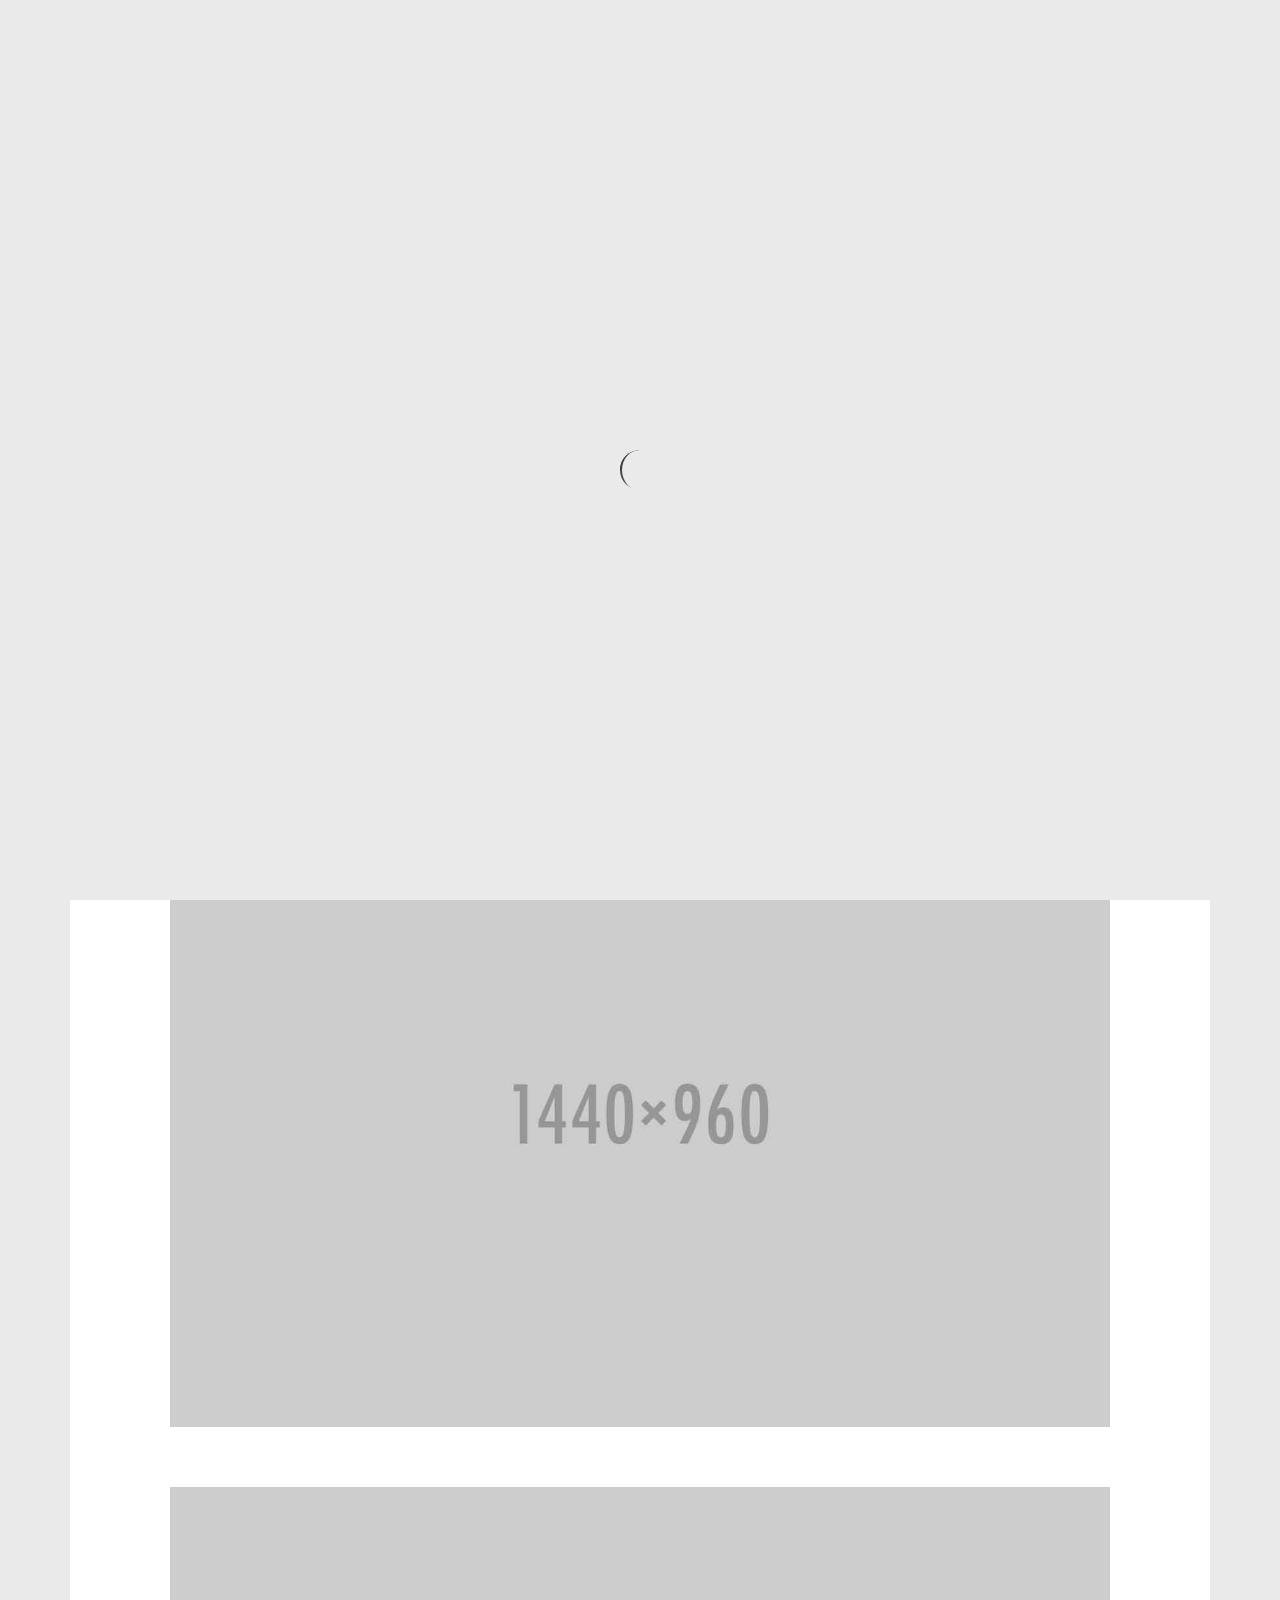
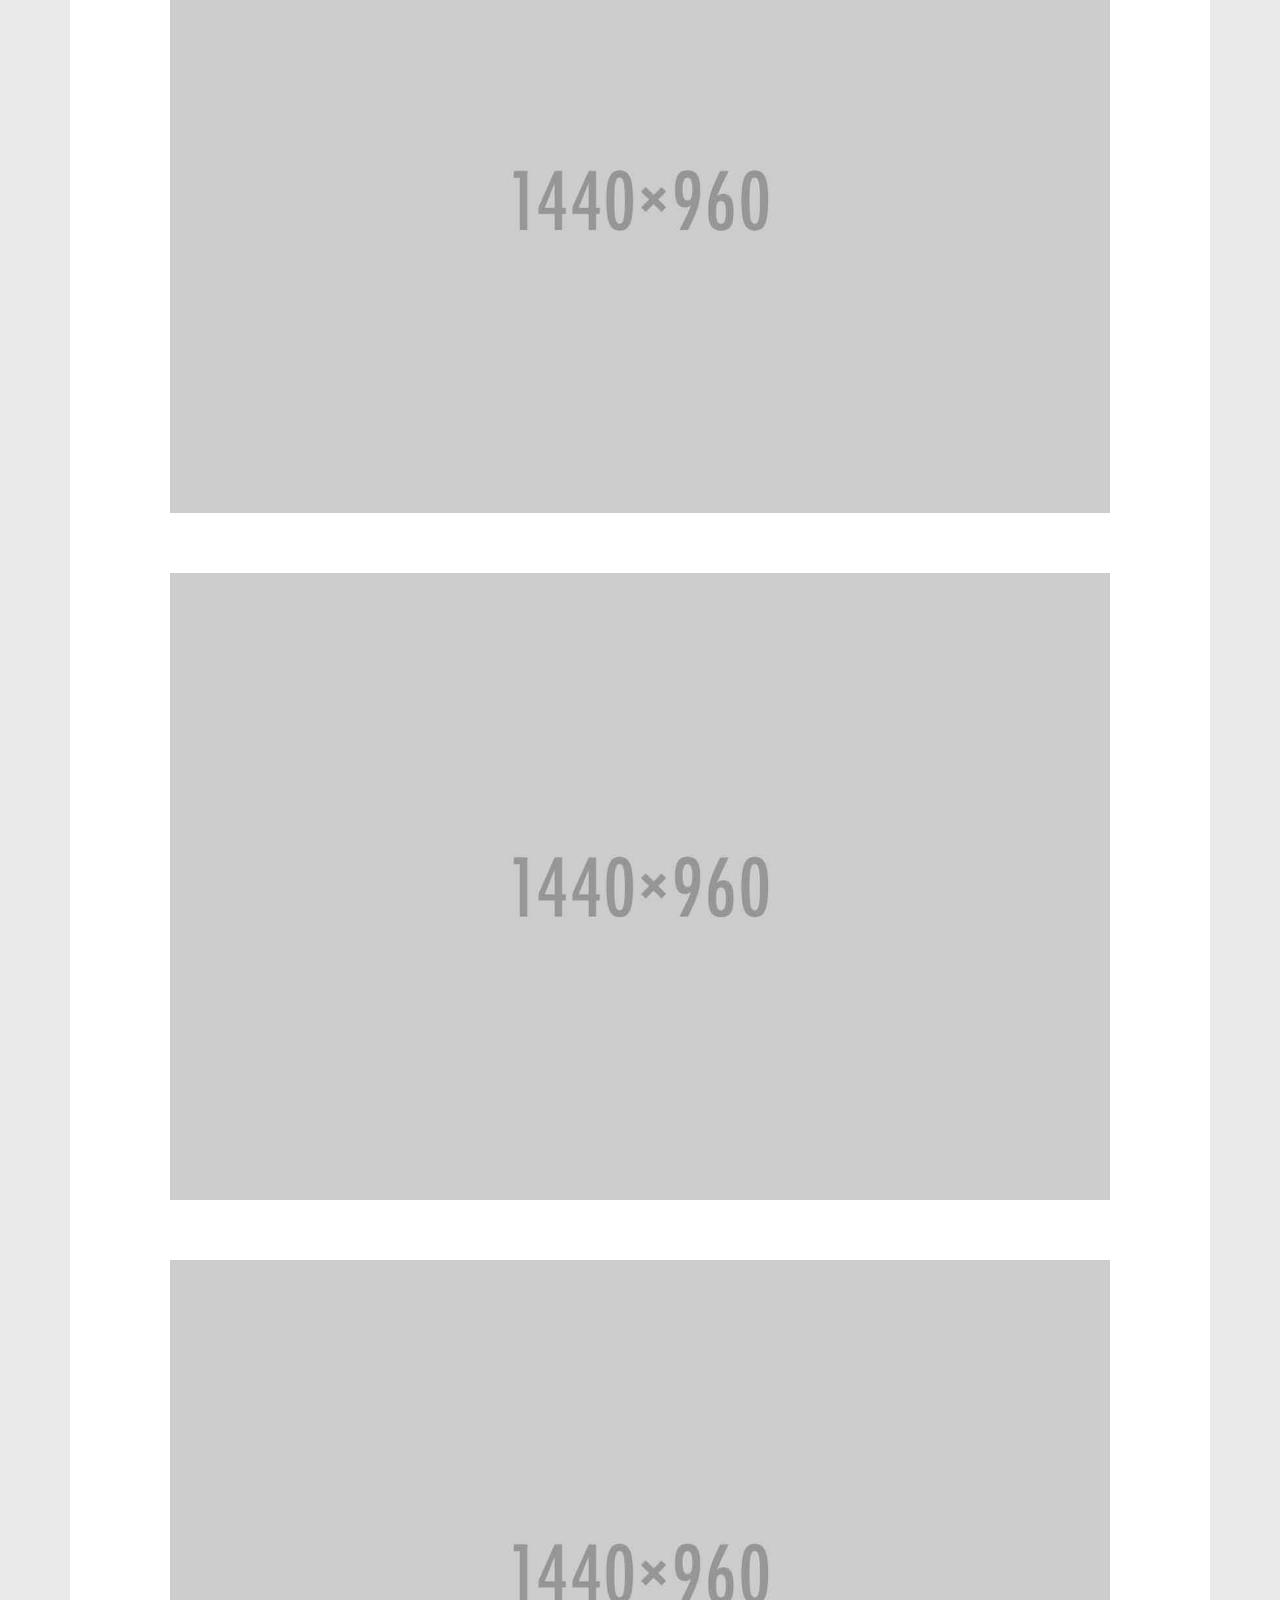
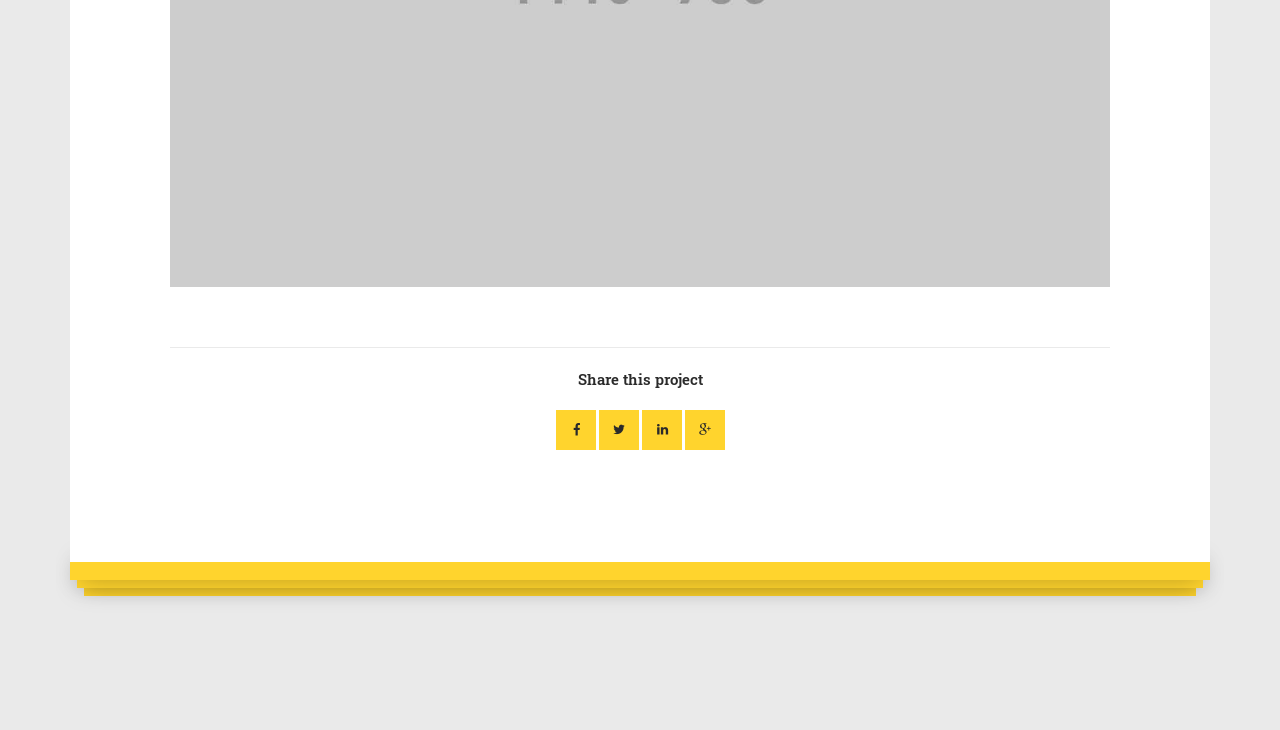
<file: project_single.html>
<!DOCTYPE html>
<html lang="en">
    <head>
		
	 <!-- Metas -->
        <meta charset="utf-8">
        <title>THE BOOK - PERSONAL VCARD HTML TEMPLATE</title>
        <meta name="description" content="">
      	<meta name="viewport" content="width=device-width, initial-scale=1">

		<!-- Css -->
        <link href="css/bootstrap.css" rel="stylesheet" type="text/css" media="all"/>
		<link href="css/base.css" rel="stylesheet" type="text/css" media="all"/>
		<link href="css/main.css" rel="stylesheet" type="text/css" media="all"/>
        <link href="css/owl-carousel/owl.carousel.css" rel="stylesheet"  media="all">
		<link href="css/owl-carousel/owl.theme.css" rel="stylesheet"  media="all">
		<link href="css/magnific-popup.css" type="text/css" rel="stylesheet" media="all" />
		<link href='https://fonts.googleapis.com/css?family=Source+Sans+Pro:400,400italic,300,600%7CRoboto+Slab:400,300,700' rel='stylesheet' type='text/css'>
		<link href="css/fontello.css" rel="stylesheet" type="text/css"  media="all">
		
    </head>
    <body>
	
<!-- Preloader -->
<div class="loader">
		<!-- Preloader inner -->
  <div class="loader-inner">
	<div class="spinner">
	  <div class="dot1"></div>
	  <div class="dot2"></div>
	</div>
  </div>
<!-- End preloader inner -->
</div>
<!-- End preloader-->


<!--Wrapper-->
<div id="wrapper" class="mt-150 mb-150">

	
	<!--Container-->
	<div class="container">

	<!--Portfolio single-->
	<section id="portfolio" class="bg-white portfolio single pt-50">
			
		<!--Portfolio -->
		<div class="portfolio">

			<!--Content-->	
			<div class="content">
				
					
				<!--Row-->
				<div class="row">

				<div class="col-md-12">


					<div class="block-nav-work">

					<ul>
					<li><a href="#"><span><span class="left-arr">&larr;</span>Previous Project</span></a></li>
					<li><a href="index.html#portfolio"><span>All Projects</span></a></li>
					<li><a href="#"><span>Next Project<span class="right-arr">&rarr;</span></span></a></li>
					</ul>

				  </div>

				</div>

				</div>
				<!--End row-->													
				
				<!--Row-->	
				<div class="row">
						
						<div class="col-md-12">

				<!--Main title-->

					<div class="main-title mt-100 t-center">
						<h1 class="mb-30">Amazing Branding</h1>
						<h3>Branding &amp; ShowCasing</h3>
					</div>	

				<!--End main title-->
				
				
				</div>	
				</div>
				<!--End row-->

				<!--Block content-->	
				<div class="block-content ">

					<!--Row-->
					<div class="row">
					
					<div class="block-single  mt-80 mb-80 clearfix">												
							
								<div class="col-sm-5 col-md-offset-1 col-sm-offset-1">
									<h5 class="mb-30">Mission</h5>
								<p>Sed ut perspiciatis unde omnis iste natus error sit voluptatem accusantium doloremque laudantium, totam rem aperiam, eaque ipsa quae ab illo inventore veritatis et quasi architecto beatae vitae dicta sunt explicabo. Nemo enim ipsam voluptatem.Sed ut perspiciatis unde omnis iste natus error sit voluptatem accusantium doloremque laudantium. </p>
								</div>
								
								
								
								<div class="col-sm-5">
									<h5  class="mb-30">Job Done</h5>
								<p>Sed ut perspiciatis unde omnis iste natus error sit voluptatem accusantium doloremque laudantium, totam rem aperiam, eaque ipsa quae ab illo inventore veritatis et quasi architecto beatae vitae dicta sunt explicabo. Nemo enim ipsam voluptatem.Sed ut perspiciatis unde omnis iste natus error sit voluptatem accusantium doloremque laudantium.  </p>
								</div>
								
									
					</div>
					
					</div>
					<!--End row-->
					
					<!--Row-->
					<div class="row">
						
					<div class="block-single mb-60 clearfix">
						
						<div class="col-md-12">
						<img src="img/portfolio/large-1.jpg" alt="">
						</div>
					</div>
					
					</div>
					<!--End row-->
										
					<!--Row-->
					<div class="row">
						
						<div class="block-single mb-60 clearfix">
							<div class="col-md-12">
							<img src="img/portfolio/large-2.jpg" alt="">
							</div>
						</div>
						
					</div>
					<!--End row-->
					
						<!--Row-->
						<div class="row">
						
						<div class="block-single mb-60 clearfix">
							<div class="col-md-12">
							<img src="img/portfolio/large-3.jpg" alt="">
							</div>
						</div>
						
						</div>
						<!--End row-->
												
						<!--Row-->
						<div class="row">
							
							
						<div class="block-single mb-40 clearfix">
							<div class="col-md-12">
							<img src="img/portfolio/large-4.jpg" alt="">
							</div>
						</div>
						
						</div>
						<!--End row-->
												
						<!--Row-->
						<div class="row">

						<div class="block-share mb-30 t-center clearfix">
							
						
							<div class="col-md-12">
							<hr>
							<h5 class="mt-20">Share this project</h5>
							<ul class="social mt-20">
							<li><a href="#"><i class="icon-facebook"></i></a></li>
							<li><a href="#"><i class="icon-twitter"></i></a></li>
							<li><a href="#"><i class="icon-linkedin"></i></a></li>
							<li><a href="#"><i class="icon-gplus"></i></a></li>
						</ul>
						
						
						</div>
						</div>
						
						
					</div>
					<!--End row-->
			
			

				</div>
				<!--End block content-->
				
				
				
				</div>
				<!--End content-->
				

					</div>
					<!--End portfolio-->
					
					

				</section>
					<!--End portfolio single-->
		
		</div>
		<!--End  container-->

</div>
<!--End wrapper-->

<!--Javascript-->	
<script src="js/jquery-1.11.3.min.js" type="text/javascript"></script>
<script src="js/owl.carousel.js" type="text/javascript"></script>						
<script src="js/jquery.magnific-popup.js" type="text/javascript"></script>
<script src="js/jquery.easytabs.min.js" type="text/javascript"></script>
<script src="js/placeholders.min.js" type="text/javascript"></script>
<script src="js/script.js" type="text/javascript"></script>

<!-- Google analytics -->


<!-- End google analytics -->


    </body>
</html>
</file>
<file: css/base.css>
/* Table of Content
==================================================
	#Reset & Basics
	#Basic Styles
	#Typography
	#Links
	#Browser Fix
	#Misc


/* #Reset & Basics (Inspired by E. Meyers)
================================================== */

*, *:before, *:after {
    -moz-box-sizing: border-box;
	-webkit-box-sizing :border-box;
	-ms-box-sizing: border-box;
	-o-box-sizing: border-box;
}


* { margin:0; padding:0; }



	html, body, div, span, applet, object, iframe, h1, h2, h3, h4, h5, h6, p, blockquote, pre, a, abbr, acronym, address, big, cite, code, dfn, em, img, ins, kbd, q, s, samp, small, strike, strong, sub, sup, tt, var, b, u, i, center, dl, dt, dd, ol, ul, li, fieldset, form, label, legend, table, caption, tbody, tfoot, thead, tr, th, td, article, aside, canvas, details, embed, figure, figcaption, footer, header, hgroup, menu, nav, output, ruby, section, summary, time, mark, audio, video {
		margin: 0;
		padding: 0;
		border: 0;
		font-size: 100%;
		font: inherit;
		vertical-align: baseline; 
		text-decoration:none;}
	article, aside, details, figcaption, figure, footer, header, hgroup, menu, nav, section {
		display: block; }

	ol, ul {
		list-style: none; }
	blockquote, q {
		quotes: none; }
	blockquote:before, blockquote:after,
	q:before, q:after {
		content: '';
		content: none; }
	table {
		border-collapse: collapse;
		border-spacing: 0; }


a, a:hover, a:active, a:visited, a:focus {
    text-decoration: none;
}



		
img {
    display: inline-block;
    vertical-align: middle;
}

img {
    height: auto;
    max-width: 100%;
}


#map img { max-width: none; }

*::-moz-selection {
    background: #ffd42d;
    color: #2a2a2a;
}

a:focus {
outline: 0;
}

iframe{width:100%;frameborder:0;display:inline-block;}
	


/* #Basic Styles
================================================== */
	body {
		background: #eaeaea;
		font: 14px/22px "Source Sans Pro","Helvetica","Arial",sans-serif;
		color: #999999;
		-webkit-font-smoothing: antialiased; /* Fix for webkit rendering */
		-webkit-text-size-adjust: 100%;
		margin:0;
		
		
 }


/* #Typography and #Common style
================================================== */

	h1, h2, h3, h4, h5, h6 {color: #2a2a2a;}
	em { font-style: italic; }
	strong {color:#2a2a2a; }
	small { font-size: 80%; }
	
	
	
	.main-title h1 {
		font-size: 55px;
		font-weight: 400;
	}


	.main-title h3 {
		font-size: 20px;
		color:#999999;
		font-weight: 300;
	}
	
	
	.main-title h5 {
		font-size: 15px;
		color:#999999;
		font-weight: 300;
	}
	
	
	.sub-title h2 {
		font-size: 15px;
		font-weight: 700;
		display:inline-block;
		position:relative;
	}
	
	.sub-title h2:before {
		background: #ffd42d;
		content: "";
		height: 8px;
		left: 50%;
		position: absolute;
		top: -20px;
		width: 20px;
		transform:translate3d(-50%,0,0);
		-webkit-transform:translate3d(-50%,0,0);
		-ms-transform: translate3d(-50%,0,0);
		-ms-transform: translate(-50%,0);
		-o-transform: translate(-50%,0);
	}


		
	.block-post.single blockquote, .post-title h4, .post-title a, .work  .item a .desc h5 span, .filter li a, .block-quote .block-profile, .listing-large  a
	,.listing-large .listing-event .data.right li:nth-child(2) ul li, .timeline .timeline-inner .name span.date, .page-number , .listing .listing-event .data li, .listing  a
	, .main-nav ul li, 	h1, h2, h3, h4, h5, h6, .but span, .author a  {
		font-family: "Roboto Slab","Helvetica","Arial",sans-serif;
	}
	
	
	.main-title h5 , .timeline .timeline-inner .name span.date em, .listing-large .listing-event .data.right li:nth-child(2) ul li span , ul.hb-list li h6, .block-quote .block-profile span, .work .item a .desc h5 span
	,.main-nav ul li a span{
		font-family:"Source Sans Pro","Helvetica","Arial",sans-serif;
	}
	
	

	.exp:after, .spinner, .spinner:after,  .spinner, .block-quote .block-img img,.block-pagination ul li a.selected, .block-pagination ul li a 
	,.comments .author-img img, .rating span, .services:before, .services:after, .listing-inner:before  , .timeline .timeline-inner .name:before, .listing-large-inner:before, .listing-large-inner:after
	, ul.hb-list li span , .listing-inner:after {
		    border-radius: 100%;
			-moz-border-radius:100%;
			-webkit-border-radius :100%;
			-ms-border-radius:100%;
			-o-border-radius: 100%;
	
		}
	
	
	
	.uppercase{
		text-transform:uppercase;
	}
	
	.white{
		color:#ffffff;
	}
	
	.block-share h5, .block-single h5{
	    font-size: 15px;
	    font-weight: 600;
	}
	
	
	.block-share .social li{
		display:inline-block;
		margin-bottom:0;
	}
	
	
	input[type="text"]::-moz-placeholder, input[type="email"]::-moz-placeholder, textarea::-moz-placeholder, input[type="search"]::-moz-placeholder {
	    color: #999999;
	}
	
	

/* #Links
================================================== */
	
	a, input[type="text"],  textarea, nav.main-nav ul, .lines:before, .contact-form .submit, .reply-form .submit, .item a .desc, 
	.owl-page span,.insta-Feed li a:before, .right-arr, .left-arr {
		
		transition: all 0.3s ease-in-out 0s;
		-ms-transition: all 0.3s ease-in-out 0s;
		-webkit-transition:all 0.3s ease-in-out 0s;
		-moz-transition: all 0.3s ease-in-out 0s;
		-o-transition: all 0.3s ease-in-out 0s;
		
		
	}
		
	 p a {
	     text-decoration: underline;
		 color: #2a2a2a;
	}

	.but{
		padding: 8px 25px;
		text-transform:uppercase;
		display:inline-block;
		color:#2a2a2a;
		border:1px solid #eaeaea;
		font-size:12px;
		letter-spacing: 1px;
		font-weight: 400;
	}
	
	
	.but:hover{
		color:#2a2a2a;
		background:#ffd42d;
		border:1px solid #ffd42d;
	}
	
	
	.but.opc{
		color:#ffffff;
		border:1px solid #525252;
		background:#525252;
	}
	
	
	.but.opc:hover{
		background:#3f3f3f;
	}
	
	
	.but span{
	    display: inline-block;
	    padding-left:10px;

	}
	
	
	a:hover .left-arr {
	    transform: translate3d(-6px, 0px, 0px);
		-ms-transform: translate3d(-6px, 0px, 0px);
		-webkit-transform:translate3d(-6px, 0px, 0px);
	}
	 a:hover .right-arr {
	    transform: translate3d(6px, 0px, 0px);
		-ms-transform: translate3d(6px, 0px, 0px);
		-webkit-transform:translate3d(6px, 0px, 0px);
	}
	
	
	
/* #Browser Fix
================================================== */



	 .main-header, col-md-2.left-content,  col-md-2.right-content{

 			box-sizing:border-box;
			-moz-box-sizing:border-box; /* Firefox */
		}



/* #Misc
================================================== */
/*Misc*/
	
	.pt-10{padding-top:10px !important;} 
	.pb-10{padding-bottom:10px !important;}
	.pt-15{padding-top:15px !important;} 
	.pb-15{padding-bottom:15px !important;}
	.pt-20{padding-top:20px !important;} 
	.pb-20{padding-bottom:20px !important;}
	.pt-30{padding-top:30px !important;} 
	.pb-30{padding-bottom:30px !important;}
	.pt-40{padding-top:40px !important;} 
	.pb-40{padding-bottom:40px !important;}
	.pt-50{padding-top:50px !important;}
	.pb-50{padding-bottom:50px !important;}
	.pt-60{padding-top:60px !important;}
	.pb-60{padding-bottom:60px !important;}
	.pt-70{padding-top:70px !important;}
	.pb-70{padding-bottom:70px !important;}
	.pt-80{padding-top:80px !important;}
	.pb-80{padding-bottom:80px !important;}
	.pt-100{padding-top:100px !important;}
	.pb-100{padding-bottom:100px !important;}
	.pt-160{padding-top:160px !important;}
	.pb-160{padding-bottom:160px !important;}
	.mt-5{margin-top:5px !important;}
	.mb-5{margin-bottom:5px !important;}
	.mt-10{margin-top:10px !important;}
	.mb-10{margin-bottom:10px !important;}
	.mt-15{margin-top:15px !important;}
	.mb-15{margin-bottom:15px !important;}
	.mt-20{margin-top:20px !important;}
	.mb-20{margin-bottom:20px !important;}
	.mt-30{margin-top:30px !important;}
	.mb-30{margin-bottom:30px !important;}
	.mt-40{margin-top:40px !important;}
	.mb-40{margin-bottom:40px !important;}
	.mt-50{margin-top:50px !important;}
	.mb-50{margin-bottom:50px !important;}
	.mt-60{margin-top:60px !important;}
	.mb-60{margin-bottom:60px !important;}
	.mt-70{margin-top:70px !important;}
	.mb-70{margin-bottom:70px !important;}
	.mt-80{margin-top:80px !important;}
	.mb-80{margin-bottom:80px !important;}
	.mt-90{margin-top:90px !important;}
	.mb-90{margin-bottom:90px !important;}
	.mt-100{margin-top:100px !important;}
	.mb-100{margin-bottom:100px !important;}
	.mt-150{margin-top:50px !important;}
	.mb-150{margin-bottom:150px !important;}
	.mt-200{margin-top:200px !important;}
	.mb-200{margin-bottom:200px !important;}
	.t-center {text-align: center;}
	.t-left {text-align: left;}
	.t-right {text-align: right;}
	.bg-white{background:#ffffff;}
	.pd-r0{padding-right:0 !important;}
	.pd-l0{padding-left:0 !important;}
	.emph-1{color:#2a2a2a;}
	.emph-2{color:#ffd42d;}
	.emph-3{font-style:italic;}
	.emph-4{color:#999999;}
</file>
<file: css/main.css>
/*
*	THE BOOK (HTML version)
* 	Copyright 2016
* 	www.mutationmedia.net
* 	Created by : mutationthemes
*
*/


/** Table of Content
==================================================
1-Preloader
2-Header

3-Tabs sections : 
  3/1-About tab
  3/2-Resume tab
  3/3-Portfolio tab
  3/4-Blog tab
  3/5-Contact tab

4-Footer
5-Media queries


/** Preloader **/

.loader {
    background: #eaeaea;
    bottom: 0;
    height: 100%;
    left: 0;
    position: fixed;
    right: 0;
    top: 0;
    width: 100%;
    z-index: 9999;
}


.loader-inner {
    height: 100%;
    left: 0;
    position: absolute;
    top: 50%;
    width: 100%;
	opacity:.9;
	text-align:center;

}


.spinner {
  font-size: 10px;
  text-indent: -9999em;
  margin:0 auto;
  width: 4em;
  height: 4em;
  background: #2a2a2a;
  background: -moz-linear-gradient(left, #333333 10%, rgba(51, 51, 51, 0) 30%);
  background: -webkit-linear-gradient(left, #333333 10%, rgba(51, 51, 51, 0) 30%);
  background: -o-linear-gradient(left, #333333 10%, rgba(51, 51, 51, 0) 30%);
  background: -ms-linear-gradient(left, #333333 10%, rgba(51, 51, 51, 0) 30%);
  background: linear-gradient(to right, #333333 10%, rgba(51, 51, 51, 0) 30%);
  position: relative;
  -webkit-animation: rotation 1s infinite linear;
  animation: rotation 1s infinite linear;
  -webkit-transform: translateZ(0);
  -ms-transform: translateZ(0);
  transform: translateZ(0);
}


.spinner:before {
  width: 50%;
  height: 50%;
  background: #2a2a2a;
  position: absolute;
  top: 0;
  left: 0;
  content: '';
  border-radius: 100% 0 0 0;
}


.spinner:after {
  background:#eaeaea;
  width: 90%;
  height: 100%;
  border-radius: 50%;
  content: '';
  margin: auto;
  position: absolute;
  top: 0;
  left: 0;
  bottom: 0;
  right: 0;
	
}
@-webkit-keyframes rotation {
  0% {
    -webkit-transform: rotate(0deg);
    -ms-transform: rotate(0deg);
    transform: rotate(0deg);
  }
  100% {
    -webkit-transform: rotate(360deg);
    transform: rotate(360deg);
  }
}
@keyframes rotation {
  0% {
    -webkit-transform: rotate(0deg);
    -ms-transform: rotate(0deg);
    transform: rotate(0deg);
  }
  100% {
    -webkit-transform: rotate(360deg);
    -ms-transform: rotate(360deg);
    transform: rotate(360deg);
  }
}

/** End preloader **/


/** Header **/

.img-profile{
	position:relative;
}

.img-profile .name-profile{
	background:#3f3f3f;
	padding:5px 0;
	margin-bottom:1px;
}


.img-profile .name-profile h5{
	color:#e8e8e8;
	font-weight: 700;
	font-size:13px;
	display:block;
}



.img-profile .name-profile span sup{
 	font-size: 8px;
    line-height: 5px;
}

.main-header {
	position:relative;
	margin-left: 1px;
	
}

.main-header:after{content:""; background:#eaeaea;height:100%;top:0;right:-1px;position:absolute;width:1px;}

.main-nav ul li{
	display:block;
	position: relative;
	font-weight: 700;
	font-size:15px;
	margin-bottom:1px;

}

.main-nav ul li a{
	background:#ffffff;
	color:#2a2a2a;
	text-transform:uppercase;
	padding:30px 0;
  	display: inline-block;
 	vertical-align: middle;
 	-webkit-transform: translateZ(0);
  transform: translateZ(0);
  box-shadow: 0 0 1px rgba(0, 0, 0, 0);
  -webkit-backface-visibility: hidden;
  backface-visibility: hidden;
  -moz-osx-font-smoothing: grayscale;
  position: relative;
  -webkit-transition-property: color;
  transition-property: color;
  -webkit-transition-duration: 0.3s;
  transition-duration: 0.3s;
  width:100%;	
	
}


.main-nav ul li a span{
	display:block;
	font-size:13px;
	font-weight: 400;
	color:#999999;
}


.main-nav ul li a i{
	font-size:25px;
	display:block;
	margin-bottom:10px;
}


.main-nav li a:before {
 	content: "";
	 position: absolute;
	 z-index: -1;
	 top: 0;
	 left: 0;
	 right: 0;
	 bottom: 0;
	 background: #ffd42d;
	 -webkit-transform: scaleX(0);
	 transform: scaleX(0);
	 -webkit-transform-origin: 0 50%;
	 transform-origin: 0 50%;
	 -webkit-transition-property: transform;
	 transition-property: transform;
	 -webkit-transition-duration: 0.3s;
	 transition-duration: 0.3s;
	 -webkit-transition-timing-function: ease-out;
	 transition-timing-function: ease-out;


	
}


.main-nav li a:hover, .main-nav li a:focus, .main-nav li a:active, .main-nav li a:active span, .main-nav li a:hover span, .main-nav li a:focus span {
  color:#2a2a2a;
}


.main-nav li a:hover:before, .main-nav li a:focus:before, .main-nav li a:active:before {
  -webkit-transform: scaleX(1);
  -ms-transform: scaleX(1);
  transform: scaleX(1);
}

.main-nav li a.active:before {
  color:#ffffff;
  content: "";
  position: absolute;
  z-index: -1;
  top: 0;
  bottom: 0;
  left: 0;
  right: 0;
  background: #ffd42d;
  -webkit-transform: scaleX(1);
  -ms-transform: scaleX(1);
  transform: scaleX(1);
  -webkit-transform-origin: 50%;
   -ms-transform-origin: 50%;
  transform-origin: 50%;
  -webkit-transition-property: transform;
  -ms-transition-property: transform;
  transition-property: transform;
  -webkit-transition-duration: 0.3s;
  -ms-transition-duration: 0.3s;
  transition-duration: 0.3s;
  -webkit-transition-timing-function: ease-out;
-ms-transition-timing-function: ease-out;
  transition-timing-function: ease-out;

}

.main-nav li a.active{
	background: #ffd42d;
	color:#2a2a2a;
	z-index: 11;
}



.main-nav li a.active span{
	color:#2a2a2a;
}


.main-nav li a.active:after {
  pointer-events: none;
  position: absolute;
  z-index: -1;
  content: '';
  border-style: solid;
  -webkit-transition-duration: 0.3s;
  transition-duration: 0.3s;
  -webkit-transition-property: transform;
  transition-property: transform;
  top:50%;
  margin-top:-25px;
  right: -10px;
  border-width: 25px 0 25px 15px;
  border-color: transparent transparent transparent #ffd42d;

}

/** End header **/

/** Tabs sections **/

.content{
	padding:100px;
	position:relative;
}


.content:after{
    content: "";
    height: 18px;
    left: 0;
    position: absolute;
    bottom: 0;
    width:100%;
	padding:18px 25px;
	z-index:-1;
	box-shadow: 0px 8px 25px -10px rgba(0,0,0,0.35), 0px 15px 0px -8px #ffd42d, 0px 15px 0px -7px #ffd42d, 0px 16px 25px -10px rgba(0,0,0,0.35), 0px 30px 0px -15px #ffd42d, 0px 30px 0px -14px #ffd42d;
	-moz-box-shadow:0px 8px 25px -10px rgba(0,0,0,0.35), 0px 15px 0px -8px #ffd42d, 0px 15px 0px -7px #ffd42d, 0px 16px 25px -10px rgba(0,0,0,0.35), 0px 30px 0px -15px #ffd42d, 0px 30px 0px -14px #ffd42d;
	-webkit-box-shadow :0px 8px 25px -10px rgba(0,0,0,0.35), 0px 15px 0px -8px #ffd42d, 0px 15px 0px -7px #ffd42d, 0px 16px 25px -10px rgba(0,0,0,0.35), 0px 30px 0px -15px #ffd42d, 0px 30px 0px -14px #ffd42d;;
	-ms-box-shadow:0px 8px 25px -10px rgba(0,0,0,0.35), 0px 15px 0px -8px #ffd42d, 0px 15px 0px -7px #ffd42d, 0px 16px 25px -10px rgba(0,0,0,0.35), 0px 30px 0px -15px #ffd42d, 0px 30px 0px -14px #ffd42d;;
	-o-box-shadow: 0px 8px 25px -10px rgba(0,0,0,0.35), 0px 15px 0px -8px #ffd42d, 0px 15px 0px -7px #ffd42d, 0px 16px 25px -10px rgba(0,0,0,0.35), 0px 30px 0px -15px #ffd42d, 0px 30px 0px -14px #ffd42d;;
	
}


.content:before{
	background: #ffd42d;
    content: "";
    height: 18px;
    left: 0;
    position: absolute;
    bottom: 0;
    width:100%;
	
}

.col-md-2.left-content{
	width: 14.6667%;
	z-index:10;
}


.right-content.col-md-9{
	width: 76%;
}


.footer.col-md-1{
	width: 9.33333%;
}


/** About tab **/

p.lead-intro {
	padding:0 80px;
	font-weight: 400;
	font-style:italic;
	font-size:15px;
	line-height:27px;
}

img.signature{
	width:20%;
}


.listing {
    padding: 40px 0;
    position: relative;
}


.listing:after {
    background-color: #eaeaea;
    content: " ";
    height: 100%;
    left: 36.5%;
    position: absolute;
    top: 0;
    width: 1px;
    z-index: 0;
	
}

.listing-inner:before {
 	background: #2a2a2a;
    top: -20px;
    content: " ";
    height: 12px;
    left: 35.3%;
    position: absolute;
    width: 12px;
    z-index: 0;
}


.listing-inner:after {
 	background: #ffd42d;
    bottom: -20px;
    content: " ";
    height: 12px;
    left: 35.3%;
    position: absolute;
    width: 12px;
    z-index: 0;
}

.listing .listing-event {
    position: relative;
    z-index: 2;
}


.listing .listing-event .data.left {
    float: left;
    margin-left: -17%;
    padding-right: 28px;
    position: relative;
    text-align: right;
    width: 53%;
}


.listing .listing-event .data.right {
  	margin-left: 35%;
    padding-left: 38px;
    position: relative;
    text-align: left;
    width: 71%;
}


.listing .listing-event .data li{
	font-size: 15px;
	font-weight: 400;
	line-height:26px;
}


.listing  a {
    font-size: 14px;
    font-weight: 700;
    position: absolute;
    bottom: -25px;
}


.listing  a:hover {
    color:#ffd42d;
}

.listing  a.btn-1 {
	left:3px;
}


.listing  a.btn-2 {
	right:26.8%
}

.insta-Feed li ,.insta-Feed li a{
	display: inline;
    margin: 0 1px;
    position: relative;
    width: 15%;
	
}

.insta-Feed li a{
	display:inline-block;

	
}

.insta-Feed li img {
	display:inline-block;
	width:100%;
	
	
}

.insta-Feed li a:before{
    background: rgba(51, 51, 51, 0.3);
    content: "";
    height: 100%;
    position: absolute;
    width: 100%;
	left:0;
	top:0;
	z-index:0;
	display: block
}

.insta-Feed li a:hover:before{
	background: rgba(51, 51, 51, 0);
}


.page-number {
  display: inline-block;
  font-size: 15.5px;
  font-weight: 400;
}

/** End about tab **/

/** Resume tab **/

.timeline {
    padding: 60px 0 20px 0;
    position: relative;
}


.timeline:after {
    background-color: #eaeaea;
    content: " ";
    height: 100%;
   	left: 49.9%;
    position: absolute;
    top: 0;
    width: 1px;
    z-index: 0;
}


.timeline .timeline-inner {
    margin-bottom: 40px;
    position: relative;
    z-index: 2;
}


.timeline .timeline-inner:last-child {
    margin-bottom: 0;
}

.timeline .timeline-inner .name {
    float: left;
    font-size: 18px;
    padding-right: 4px;
    position: relative;
    text-align: right;
    width: 46%;
}

.timeline .timeline-inner .name:before {
    background: #ffd42d;
    border: 4px solid #fff;
    content: " ";
    height: 20px;
    position: absolute;
    right: -2.1em;
    top: 1px;
    width: 20px;
	 -webkit-background-clip: padding-box; 
	 -moz-background-clip:padding; 
	 background-clip:padding-box;
}

.timeline .timeline-inner .name.switched:before{
    background: #2a2a2a;
	 -webkit-background-clip: padding-box; 
	 -moz-background-clip:padding; 
	 background-clip:padding-box;

}

.timeline .timeline-inner .detail {
    margin-left: 41%;
    padding-left: 94px;
    position: relative;
	text-align:left;
	width:56%;
}

.timeline .timeline-inner .name h4 {
    margin-bottom: 0;
	font-size: 15px;
    font-weight: 400;
}


.timeline .timeline-inner .name span.date {
    color:#999999;
    font-size: 13.5px;
    font-weight: 400;
}

.timeline .timeline-inner .name span.date em {
 	background:#ffd42d;
    border-radius: 3px;
	-moz-border-radius:3px;
	-webkit-border-radius :3px;
	-ms-border-radius:3px;
	-o-border-radius: 3px;
    color: #2a2a2a;
    font-size: 12.5px;
    font-weight: 400;
    margin-left: 10px;
    padding: 2px 7px;
    position: relative;
    top: -1px;
	position:relative;
}


.timeline .timeline-inner .name span.date em:before {
    border-color: transparent #ffd42d;
    border-style: solid;
    border-width: 6px 5px 6px 0;
    content: "";
    display: block;
    left: -4px;
    position: absolute;
    top: 4px;
    width: 0;
    z-index: 0;
}

.listing-large {
    padding: 60px 0 40px 0;
    position: relative;
}


.listing-large:after {
    background-color: #eaeaea;
    content: " ";
    height: 100%;
   	left: 49.9%;
    position: absolute;
    top: 0;
    width: 1px;
    z-index: 0;
}

.listing-large .listing-large-inner {
    margin-bottom: 40px;
    position: relative;
    z-index: 2;
}

.listing-large-inner:before {
 	background: #2a2a2a;
    top: -80px;
    content: " ";
    height: 12px;
    left: 49.1%;
    position: absolute;
    width: 12px;
    z-index: 0;
}

.listing-large-inner:after {
 	background: #ffd42d;
    bottom: -100px;
    content: " ";
    height: 12px;
    left: 49.1%;
    position: absolute;
    width: 12px;
    z-index: 0;
}

.listing-large .listing-event .data.left {
    float: left;
    font-size: 18px;
    font-weight: 300;
    padding-right: 5px;
    position: relative;
    text-align: right;
    width: 46%;
}

.listing-large .listing-event .data.right {
  	margin-left: 41%;
    padding-left: 92px;
    position: relative;
	text-align:left;
	width:57%;
}

.listing-large .listing-event .data.right li {
	margin-bottom: 30px;
}

.listing-large .listing-event .data.right li p{
	font-size:14.5px;
}


.listing-large .listing-event .data.right li:last-child {
	margin-bottom: 0;
}

.listing-large .listing-event .data.right li ul li {
	margin-bottom: 0;
}



.listing-large .listing-event .data.right li:nth-child(2) ul li {
	font-weight: 400;
	font-size:15px;
}


.listing-large .listing-event .data.right li:nth-child(2) ul li span {
	font-weight: 300;
	font-size:14px;
	margin-left:2px;
}

.listing-large .listing-event .data.right h5 {
	font-size: 15px;
    font-weight: 700;
	margin-bottom:20px;
}



ul.hb-list li {
    display: inline-block;
    margin-right: 10px;
    text-align: center;
}


ul.hb-list li span {
    border: 1px solid #ffd42d;
    color: #ffd42d;
    display: block;
    height: 45px;
    width: 45px;
}


ul.hb-list li span i{
    font-size: 16px;
    line-height: 42px;
    display:block;
}


ul.hb-list li h6 {
    color: #999999;
    margin-top: 10px;
	font-style:italic;
	font-size:14.5px;
}


.listing-large .listing-event .data.left li {
    clear:both;
	line-height: 28px;
}


.listing-large .listing-event .data.left h5 {
    display: block;
    float: right;
    margin-left:15px;
	font-size: 15px;
    font-weight: 400;
}


.rating {
    float: right;
}

.rating span {
    background: #ffd42d ;
    display: inline-block;
	margin: 0 3px;
    height: 6px;
    width: 6px;
	position: relative;
    top: -3px;
}
.rating span.transparent {
    background:#eaeaea ;
}


.listing-large  a {
    font-size: 14px;
    font-weight: 700;
    position: absolute;
    bottom: -25px;
}


.listing-large  a:hover {
    color:#ffd42d;
}

.listing-large  a.btn-1 {
	left:26.3%;
}


.listing-large  a.btn-2 {
	right:26.3%;
}

.services{
	position:relative;
	padding: 60px 40px;
}

.services:before {
 	background: #2a2a2a;
    top: 40px;
    content: " ";
    height: 12px;
    left: 49.1%;
    position: absolute;
    width: 12px;
    z-index: 0;
}

.services:after {
 	background: #ffd42d;
    bottom: 40px;
    content: " ";
    height: 12px;
    left: 49.1%;
    position: absolute;
    width: 12px;
    z-index: 0;
}

.services .block-service  .col-sm-6:nth-child(-n+2) {
    border-bottom: 1px solid #eaeaea;
}


.services .block-service  .col-sm-6:nth-child(2n+1) {
    border-right: 1px solid #eaeaea;
}


.services .block-service  .col-sm-6:nth-child(-n+3) {
    border-bottom: 1px solid #eaeaea;
}
.services .block-service  .col-sm-6:nth-child(3n+1) {
    border-bottom: 1px solid #eaeaea;
}

.services .block-service .col-sm-6 {
    padding: 50px 0;
}

.block-service .ico {
    color: #ffd42d;
    font-size: 30px;
}

.block-service .det h5 {
    font-size: 15px;
	font-weight: 700;
}

.block-service .det p {
    padding:0  40px;
}

.block-quote {
	background:#f2f3f4;
	padding:50px;
	position:relative;
	color:#777777;
	font-size: 15px;
}

.block-quote:after {
	content: "";
	border-top: 15px solid #f2f3f4;
    border-left: 15px solid rgba(0, 0, 0, 0);
    border-right: 15px solid rgba(0, 0, 0, 0);
    bottom: -12px;
    display: inline-block;
    left: 50%;
    position: absolute;
    transform: translate3d(-50%, 0px, 0px);
	-ms-transform: translate3d(-50%, 0px, 0px);
    -webkit-transform: translate3d(-50%, 0px, 0px);
    -ms-transform:translate(-50%, 0px);
    -o-transform:translate(-50%, 0px);
    z-index: 2;
}

.block-quote .block-profile {
    font-size: 16px;
	font-weight: 700;
}


.block-quote .block-profile span {
    color: #777777;
    font-size: 13.5px;
	font-weight: 400;
	display:block;
	font-style:italic;
}

.block-img img {
  	margin-bottom: 15px;
    margin-top: 50px;
    max-height: 100px;
    text-align: center;
}

/** End resume tab **/


/** Portfolio tab **/

.block-filter ul {
    display: inline-block;
    position: relative;
}

.filter li {
    display: inline-block;
    position: relative;
	text-transform:uppercase;
	font-size:13px;
	margin:0 5px;
}

.filter li a {
    color: #2a2a2a;
	font-size: 13px;
	font-weight: 400;
	opacity:.5;
	position:relative;
	padding: 0 5px;
}

.filter li a.active {
	opacity:1;
}

.filter li a:hover {
	opacity:1;
}

.filter li:not(:last-child):after {
    content: "/";
    margin-left: 10px;
    opacity: 0.5;
	
}

.work li:nth-last-child(-n+2) .item{
	margin-bottom:0;
}

.work .item {
    position: relative;
	margin-bottom:30px;
}
.disable:before {
    background-color: #ffffff;
    content: "";
    display: block;
    height: 100%;
    left: 0;
    opacity: 0.7;
    position: absolute;
    top: 0;
    width: 100%;
    z-index: 12;
}

.work  .item a .desc {
    background: rgba(42, 42, 42, .9) none repeat scroll 0 0;
    height: 100%;
    position: absolute;
    width: 100%;
    z-index: 2;
    opacity:0;
	text-align:center;   
}


.work  .item a .desc:hover{
	opacity:1;	
}

.work .item a .desc h5 {
    color: #ffffff;
    position: absolute;
    right: 0;
    top: 0;
	bottom:0;
	left:0;
	font-weight: 400;
	height:35px;
	margin:auto;
	font-size: 15px;
}

.work .item a .desc h5 span {
    display:block;
	text-transform:none;
	position:relative;
	font-size: 13.5px;
	font-weight: 400;
	font-style:italic;
	opacity: 0.75;
}


.block-nav-work {
	display:inline-block;
	position:relative;
	width:100%;
	
}


.block-nav-work ul {
	text-align:center;
	
}


.block-nav-work li{
	display:inline-block;
}


.block-nav-work li a{
	background:#eaeaea;
	display:inline-block;
	color:#2a2a2a;
	font-weight: 600;
	font-size:15.5px;
	padding:30px 91px;
	margin-right: -3px;
}


.block-nav-work li:first-child a, .block-nav-work li:last-child a{
	background:#f1f1f1;
}

.block-nav-work li a span{
	padding: 0 10px;
	display:inline-block;
	margin:0;
}


.block-nav-work li a:hover{
	background:#f1f1f1;
}


/** End porfolio tab **/


/** Blog tab **/

.search-form {
    border-bottom: 3px solid #eaeaea;
    position: relative;
}

.search-form input[type="text"] {
    background: none;
    border: medium none;
    color: #999999;
    padding: 15px 10px;
    width: 100%;
	font-family: "Roboto Slab","Helvetica","Arial",sans-serif;
	font-weight: 400;
}


.search-form input[type="submit"] {
    display: none;
    height: 0;
    opacity: 0;
    overflow: hidden;
    padding: 0;
    width: 0;
}


.search-form i {
    color: #767676;
    cursor: pointer;
    font-size: 22px;
    right: 10px;
    position: absolute;
    top: 15px;
}

.post-title a, .post-title h1, span.meta-date{
	display:inline-block;
}

.post-title h4, .post-title a{
	font-size:24px;
	color:#2a2a2a;
    font-weight: 300;
	text-transform:capitalize;
	
}

.post-meta li {
    display: inline-block;
	color:#999999;
	font-weight: 600;
	text-transform:uppercase;
	font-size:12.5px;
}


.post-meta  li:not(:last-child) {
    margin-right: 8px;
}

.post-meta  li a{
    box-shadow: 0 -3px 0 #ffd42d inset;
	color: #2a2a2a;
}



.block-post .entry-content {
    margin-left: auto;
    margin-right: auto;
    max-width: 550px;
}

.block-post p{
	margin-bottom:25px;
}

.block-post hr{
	margin-top:0;
}

.block-post.single blockquote{
  	color: #2a2a2a;
    font-size: 20px;
    font-style: italic;
    font-weight: 300;
    line-height: 35px;
    margin: 50px 0;
    text-transform: capitalize;
}


.block-posts .block-post:last-child {
	margin-bottom:40px;
}


.block-posts .block-post.single:last-child {
	margin-bottom:0;
}

.block-quote.blog:after{
	border:none;
}



.block-pagination ul {
    display: inline-block;
}


.block-pagination ul li {
    display: inline-block;
    font-size: 12px;
}

.block-pagination ul li.next a {
}


.block-pagination ul li a {
    color: #cccccc;
    display: inline-block;
    height: 32px;
    line-height: 32px;
    margin-right: 5px;
    width: 32px;
}


.block-pagination ul li a:hover{
    background:#efefef;
	color: #2a2a2a;
}


.block-pagination ul li a.selected {
    background:#efefef;
	color: #2a2a2a;
	
}


.block-pagination ul li span {
	font-size:10px;
}

.comment-content {
    margin-bottom: 15px;
    margin-left: 120px;
}


.comments .author-img {
    float: left;
    height: 75px;
    width: 75px;
}


.comments .author-img img {
    display: block;
    height: 100%;
    max-width: 100%;
}


.comment {
    margin-bottom: 30px;
    padding-bottom: 20px;
    position: relative;
}


.comments li:last-child .comment {
    border: medium none;
    margin-bottom: 0;
    padding-bottom: 0;
}


.comments a {
    display: inline-block;
}


.author a {
    color: #2a2a2a;
    font-size: 15px;
    font-weight:700;
}


.comments .replys {
    margin-left: 40px;
}


.comments .replys.children {
    margin-left: 80px;
}


.comments .reply-btn {
    left: 22px;
    position: relative;
    top: 10px;
}


.comments .reply-btn a {
    color: #2a2a2a;
	font-weight: 600;
	font-size:11px;
	text-transform:uppercase;
}


.comment-content .date a {
 	color: #777777;
    display: inline-block;
    font-size: 12px;
    font-weight: 400;
    margin-bottom: 8px;
    position: relative;
    top: -1px;
}


/** End blog tab **/


/** Contact tab **/

.contact-form, .reply-form{
	position:relative;
}


.input-columns .column1, .input-columns .column2 {
    float: left;
    width: 50%;
}

.input-columns .column1 .column-inner {
    padding: 0 15px 0 0;
}

.contact-form input[type="text"], .contact-form textarea, .reply-form input[type="text"], .reply-form textarea {
    background: rgba(0, 0, 0, 0) none repeat scroll 0 0;
    border: 1px solid #eaeaea;
    color: #999999;
    margin: 0 0 14px;
    outline: 0 none;
    overflow: hidden;
    padding: 15px 20px;
    resize: none;
    width: 100%;
	border-radius:5px;
	-moz-border-radius:5px;
	-webkit-border-radius :5px;
	-ms-border-radius:5px;
	-o-border-radius: 5px;
	font-family: "Roboto Slab","Helvetica","Arial",sans-serif;
	font-weight: 400;
}

.contact-form input[type="text"], .reply-form input[type="text"]{
	height:52px;
}


.contact-form textarea, .reply-form textarea {
    width: 100%;
	color: #999999;
	font-family: "Roboto Slab","Helvetica","Arial",sans-serif;

}


.contact-form .submit, .reply-form .submit {
    cursor: pointer;
	width:100%;
	border-radius:5px;
	-moz-border-radius:5px;
	-webkit-border-radius :5px;
	-ms-border-radius:5px;
	-o-border-radius: 5px;
	height:50px;
}


#success, #error {
    display: none;
    position: relative;
}


#success h2, #error h2 {
    color: #33373d;
    font-size: 11px;
    left: 0;
    position: absolute;
    text-transform: none;
    top: 0;
}


.errorForm {
	border:1px solid #cb3030 !important;
}



#map {
    height: 360px;
}


.info{
	border: 1px solid #eaeaea;
	padding: 60px 0;
	font-size:15px;
}

.info i{
	font-size:30px;
	color: #2a2a2a;
}


.info h5{
	font-size:15px;
	font-weight:600;
	text-transform:capitalize;
}


.info a {
    color: #999999;
}


/** End contact tab **/


/** End tabs section **/


/** Footer **/

.footer{
	position:relative;
}


.social{
	margin-left:1px;
}

.social li {
    display: table;
    margin-bottom: 1px;
    text-align: center;
	position:relative;
}

 .social a {
    background:#ffd42d;
    color: #2a2a2a;
    height: 40px;
    width: 40px;
	display: inline-block;
 	vertical-align: middle;
	  -webkit-transform: translateZ(0);
	  transform: translateZ(0);
	  box-shadow: 0 0 1px rgba(0, 0, 0, 0);
	  -webkit-backface-visibility: hidden;
	  backface-visibility: hidden;
	  -moz-osx-font-smoothing: grayscale;
	  position: relative;
	  -webkit-transition-property: color;
	  transition-property: color;
	  -webkit-transition-duration: 0.3s;
	  transition-duration: 0.3s;
}


.social a:before{
	  content: "";
	  position: absolute;
	  z-index:-1;
	  top: 0;
	  left: 0;
	  right: 0;
	  bottom: 0;
	  background: #2a2a2a;
	  -webkit-transform: scaleX(0);
	  transform: scaleX(0);
	  -webkit-transform-origin: 0 50%;
	  transform-origin: 0 50%;
	  -webkit-transition-property: transform;
	  transition-property: transform;
	  -webkit-transition-duration: 0.3s;
	  transition-duration: 0.3s;
	  -webkit-transition-timing-function: ease-out;
	  transition-timing-function: ease-out;
}


.social a:hover, .social a:focus, .social a:active {
  color:#ffffff;
	z-index:2;
}


.social a:hover:before, .social a:focus:before, .social a:active:before {
  -webkit-transform: scaleX(1);
  transform: scaleX(1);
}


.social li i {
    line-height: 40px;
	font-size:13px;
	display:block;
}



.footer .copyright{
 	background: #2a2a2a;
    float: left;
    margin-left: 41px;
    min-width: 163px;
    padding: 9px 20px;
    transform: rotate(90deg);
	-webkit-transform: rotate(90deg);
	-ms-transform: rotate(90deg); 
    transform-origin: left top 0;
    -ms-transform-origin: left top;
    -webkit-transform-origin: left top 0;
    -o-transform-origin: left top;
    
}

.footer .copyright p{
	color:#ffffff;
	font-size:12px;
    font-weight: 400;
	white-space: nowrap;
}

/** End footer **/


/** Media queries **/

@media screen and (max-width: 1366px) {
	.block-nav-work li a{padding:30px 56px;}
}


@media only screen and (min-device-width : 1024px) and (max-device-width : 1366px) and (orientation: portrait) {
	input, textarea{-webkit-appearance: none;-webkit-border-radius:0;}
	.right-content.col-md-9{width:75%;}
	.col-md-2.left-content{width: 16.6667%;}
	p.lead-intro{padding:0 45px;}
	.listing .listing-event .data.right{width:80%;}
	.listing .listing-event .data.left {margin-left: -23%;width: 58%;}
	.listing-inner:before, .listing-inner:after{left:35%;}
	.listing a.btn-2{right: 14.7%;}
	.listing a.btn-1{left: -11.51%;}
	.timeline .timeline-inner .detail {width: 61%;margin-left: 41%;padding-left: 80px;}
	.timeline .timeline-inner .name{margin-left: -16px;width: 47%;padding-right:0}
	.timeline .timeline-inner .name:before {right: -42px;}
	.listing-large .listing-event .data.left{width:45%;padding-right: 6px;}
	.listing-large .listing-event .data.right{width:62%;padding-left: 80px;}
	.listing-large-inner:before, .listing-large-inner:after{left: 49%;}
	.services:before, .services:after{left: 48.9%;}
	.listing-large a.btn-2{right: 18.5%;}
	.listing-large a.btn-1{left: 19.4%;}
	.rating span{margin:0 1px;}
	.post-title h4, .post-title a{font-size:23px;}
	.block-nav-work li a{padding:30px 56px;}
	.block-info .col-md-4{width:100%;}
	.block-info .col-md-4:not(:last-child){margin-bottom:30px;}
}



@media only screen and (min-device-width : 1024px) and (max-device-width : 1366px) and (orientation: landscape) {
	input, textarea{-webkit-appearance: none;-webkit-border-radius:0;}	
}


@media only screen and (min-width: 768px) and (max-width: 1024px) and (orientation: landscape) {
	input, textarea{-webkit-appearance: none;-webkit-border-radius:0;}
	.right-content.col-md-9{width:75%;}
	.col-md-2.left-content{width: 16.6667%;}
	p.lead-intro{padding:0 45px;}
	.listing .listing-event .data.right{width:80%;}
	.listing .listing-event .data.left {margin-left: -23%;width: 58%;}
	.listing-inner:before, .listing-inner:after{left:35%;}
	.listing a.btn-2{right: 14.7%;}
	.listing a.btn-1{left: -11.51%;}
	.timeline .timeline-inner .detail {width: 61%;margin-left: 41%;padding-left: 80px;}
	.timeline .timeline-inner .name{margin-left: -16px;width: 47%;padding-right:0}
	.timeline .timeline-inner .name:before {right: -42px;}
	.listing-large .listing-event .data.left{width:45%;padding-right: 6px;}
	.listing-large .listing-event .data.right{width:62%;padding-left: 80px;}
	.listing-large-inner:before, .listing-large-inner:after, .services:before, .services:after{left:49%;}
	.listing-large a.btn-2{right: 18.5%;}
	.listing-large a.btn-1{left: 19.4%;}
	.rating span{margin:0 1px;}
	.post-title h4, .post-title a{font-size:23px;}
	.block-nav-work li a{padding:30px 56px;}
	.block-info .col-md-4{width:100%;}
	.block-info .col-md-4:not(:last-child){margin-bottom:30px;}


}


@media only screen and (min-width: 768px) and (max-width: 959px){
	input, textarea{-webkit-appearance: none;-webkit-border-radius:0;}
	.container {position: relative;}
	.main-header{margin:0;}
	.main-header:after{bottom: 0;height: 1px;right: auto;width: 100%;top:auto;}
	.right-content.col-md-9, .left-content.col-md-2{width:auto;padding-left: 15px !important;padding-right: 15px !important;}
	.main-nav ul li{float:left; width:20%;font-size:14px;position:relative;margin-bottom:0;}
	.main-nav ul li:after{content:""; background:#eaeaea;height:100%;top:0;left:0;position:absolute;width:1px;}
	.main-nav ul li:first-child:after{content:none;}
	.main-nav ul li a{padding:25px;}
	.main-nav li a.active:after {-webkit-transform:rotate(90deg);transform:rotate(90deg);left: 50%; margin-left: -7px;right: auto;top: 102%;}
	.main-nav ul li a span{font-size:12px;}
	.main-nav.not-tabbed ul li{ width:50%;}
	p.lead-intro{padding:0 3px;}
	.listing-inner:before, .listing-inner:after{left:35.1%;}
	.listing .listing-event .data.right{width:81%;}
	.listing .listing-event .data.left{width:60%;margin-left: -34%;padding-right:0;}
	.timeline .timeline-inner .name{width:48%;padding-right:0;margin-left:-4.1%;}
	.timeline .timeline-inner .detail {margin-left: 38%;width: 66%;}
	.timeline .timeline-inner .name:before{right: -42px;}
	.footer{position:absolute;top:-41px;z-index:10;right:0px;}
	.footer .social{float:left;margin-left:0;}
	.footer .social li{float: left; margin-left: 1px;}
	.footer .copyright {float:left;margin-left:1px; -webkit-transform: none;transform: none;}
	.listing a.btn-2 {right: 14%;}
	.listing a.btn-1 {left: -12.2%;}
	.listing-large .listing-event .data.right{width:65%;margin-left: 38.8%;}
	.listing-large .listing-event .data.left{width:49%;margin-left: -5.2%;}
	.listing-large-inner:before, .listing-large-inner:after, .services:before, .services:after{left: 48.9%;}
	.listing-large a.btn-2 {right: 17.9%;}
	.listing-large a.btn-1 {left: 18.9%;}
	.rating span{margin:0 2px;}
	.block-nav-work li a{padding:30px 18px;}
	.post-title h4, .post-title a{font-size:23px;}
	.block-info .col-md-4:not(:last-child){margin-bottom:30px;}

}


@media only screen and (min-width: 480px) and (max-width: 767px) {
	input, textarea{-webkit-appearance: none;-webkit-border-radius:0;}
	.container {position: relative;}
	.content{padding: 100px 40px;}
	.main-header{margin:0;}
	.main-header:after{bottom: 0;height: 1px;right: auto;width: 100%;top:auto;}
	.right-content.col-md-9, .left-content.col-md-2{width:auto;padding-left: 15px !important;padding-right: 15px !important;}
	.main-nav ul li{float:left; width:20%;font-size:14px;position:relative;margin-bottom:0;}
	.main-nav ul li:after{content:""; background:#eaeaea;height:100%;top:0;left:0;position:absolute;width:1px;}
	.main-nav ul li a{padding:20px 0; font-size: 0;}
	.main-nav ul li a span{display:none;}
	.main-nav ul li a i{width:100%;position:absolute;margin-bottom:0;text-align:center;}
	.main-nav li a.active:after {-webkit-transform:rotate(90deg);transform:rotate(90deg);left: 50%; margin-left: -7px;right: auto;top: 102%;}
	.main-nav.not-tabbed ul li{ width:50%;}
	.main-title h1 {font-size: 45px;}
	.main-title h3{font-size: 17px;}
	p.lead-intro{padding:0 3px;}
	img.signature {width: 35%;}
	.block-content.pb-30{padding-bottom:0 !important;}
	.block-content.mb-100.pb-10, .block-content.mb-100.pb-30{margin-bottom:80px !important;}
	.listing-large .listing-large-inner{margin-bottom:0;}
	.listing,.listing-large, .timeline{padding:0;margin-top:0 !important;}
	.listing:after, .listing-inner:before, .listing-inner:after, .timeline:after, .timeline .timeline-inner .name:before, .listing-large-inner:before,
	.listing-large-inner:after, .listing-large:after, .services:before, .services:after, .filter li:not(:last-child):after, .main-nav ul li:first-child:after{content:none;}
	.listing .listing-event .data.left{width:35%;margin-left: 5%;padding-right:0;}
	.insta-Feed li, .insta-Feed li a{width:18%;}
	.timeline .timeline-inner .name{margin-bottom:5px !important;}
	.timeline .timeline-inner .name, .timeline .timeline-inner .detail{width:auto;padding:0;margin:0;text-align:left;float:none;}
	ul.hb-list li{margin-right:4px;}
	.services{margin-top:0 !important;}
	.services .block-service .col-sm-6:not(:last-child){border-bottom:1px solid #eaeaea;}
	.services .block-service .col-sm-6:nth-child(2n+1){border-right:none;}
	.services .block-service .col-sm-6:first-child{padding-top:0;}
	.services .block-service .col-sm-6:last-child{padding-bottom:0;}
	.footer{position:absolute;top:-41px;z-index:10;right:0px;}
	.footer .social{float:left;margin-left:0;}
	.footer .social li{float: left; margin-left: 1px;}
	.footer .copyright {float:left;margin-left:1px; -webkit-transform: none;transform: none;}
	.listing a.btn-2, .listing a.btn-1, .listing-large a.btn-2, .listing-large a.btn-1  {display:none;}
	.listing-large .listing-event .data.right, .listing-large .listing-event .data.left{width:auto;margin:0;padding:0;float:none;}
	.listing-large .listing-event .data.left{margin-bottom:40px !important;}
	.listing-large .listing-event .data.left h5{float:left;margin-left:0;}
	.filter li{display:block; margin-right:0;}
	.work li:nth-last-child(-n+2) .item{margin-bottom:30px;}
	.work li:last-child .item{margin-bottom:0;}
	.block-nav-work li{display:block;}
	.block-nav-work li a{padding:30px 32px;display:block;margin-right:0;}
	.portfolio.single .main-title h1{line-height:50px;}
	.portfolio.single .main-title h3{position:relative;top:-25px;}
	.block-single .col-sm-5.col-md-offset-1 p{margin-bottom:40px;}
	.post-title h4, .post-title a{font-size:23px;line-height: 30px;}
	.comments .replys.children {margin-left: 20px;}
	.input-columns .column1, .input-columns .column2{width:100%;}
	.input-columns .column1 .column-inner{padding:0;}
	.block-info .col-md-4:not(:last-child){margin-bottom:30px;}

	
}


@media only screen and (max-width:479px) {
	input, textarea{-webkit-appearance: none;-webkit-border-radius:0;}
	.container {position: relative;}
	.content{padding: 100px 40px;}
	.main-header{margin:0;}
	.main-header:after{bottom: 0;height: 1px;right: auto;width: 100%;top:auto;}
	.right-content.col-md-9, .left-content.col-md-2{width:auto;padding-left: 15px !important;padding-right: 15px !important;}
	.main-nav ul li{float:left; width:20%;font-size:14px;position:relative;margin-bottom:0;}
	.main-nav ul li:after{content:""; background:#eaeaea;height:100%;top:0;left:0;position:absolute;width:1px;}
	.main-nav ul li a{padding:20px 0; font-size: 0;}
	.main-nav ul li a span{display:none;}
	.main-nav ul li a i{width:100%;position:absolute;margin-bottom:0;text-align:center;}
	.main-nav li a.active:after {-webkit-transform:rotate(90deg);transform:rotate(90deg);left: 50%; margin-left: -7px;right: auto;top: 102%;}
	.main-nav.not-tabbed ul li{ width:50%;}
	.main-title h1 {font-size: 45px;}
	.main-title.profile h1 {line-height:50px;}
	.main-title h3{font-size: 17px;position:relative; top:-18px;}
	p.lead-intro{padding:0 3px;}
	img.signature {width: 45%;}
	.block-content.pb-30{padding-bottom:0 !important;}
	.block-content.mb-100.pb-10, .block-content.mb-100.pb-30{margin-bottom:80px !important;}
	.listing-large .listing-large-inner{margin-bottom:0;}
	.listing,.listing-large, .timeline{padding:0;margin-top:0 !important;}
	.listing:after, .listing-inner:before, .listing-inner:after, .timeline:after, .timeline .timeline-inner .name:before, .listing-large-inner:before,
	.listing-large-inner:after, .listing-large:after, .services:before, .services:after, .filter li:not(:last-child):after, .main-nav ul li:first-child:after{content:none;}
	.listing .listing-event .data.left, .listing .listing-event .data.right{width:auto;margin:0;padding:0;float:none;text-align:left;}
	.insta-Feed li, .insta-Feed li a{width:45%;margin:0;}
	.insta-Feed li:last-child{display:none;}
	.timeline .timeline-inner .name{margin-bottom:5px !important;}
	.timeline .timeline-inner .name, .timeline .timeline-inner .detail{width:auto;padding:0;margin:0;text-align:left;float:none;}
	ul.hb-list li{margin-right:2px;}
	.services{margin-top:0 !important;}
	.block-service .det p{padding:0;}
	.services .block-service .col-sm-6:not(:last-child){border-bottom:1px solid #eaeaea;}
	.services .block-service .col-sm-6:nth-child(2n+1){border-right:none;}
	.services .block-service .col-sm-6:first-child{padding-top:0;}
	.services .block-service .col-sm-6:last-child{padding-bottom:0;}
	.block-quote{padding:20px;}
	.footer{position:absolute;top:-41px;z-index:10;right:0px;}
	.footer .social{display:none;}
	.footer .copyright {float:left;margin-left:1px; -webkit-transform: none;transform: none;}
	.listing a.btn-2, .listing a.btn-1, .listing-large a.btn-2, .listing-large a.btn-1  {display:none;}
	.listing-large .listing-event .data.right, .listing-large .listing-event .data.left{width:auto;margin:0;padding:0;float:none;}
	.listing-large .listing-event .data.left{margin-bottom:40px !important;}
	.listing-large .listing-event .data.left h5{float:left;margin-left:0;}
	.rating span{margin:0;}
	.filter li{display:block; margin-right:0;}
	.work li:nth-last-child(-n+2) .item{margin-bottom:30px;}
	.work li:last-child .item{margin-bottom:0;}
	.block-nav-work li{display:block;}
	.block-nav-work li a{padding:30px 20px;display:block;margin-right:0;}
	.portfolio.single .main-title h1{line-height:50px;}
	.portfolio.single .main-title h3{position:relative;top:-25px;}
	.block-single .col-sm-5.col-md-offset-1 p{margin-bottom:40px;}
	.post-title h4, .post-title a{font-size:23px;line-height: 30px;}
	.comments .replys.children {margin-left: 20px;}
	.comments .author-img{float:none;}
	.comment-content{margin-left:0;margin-top:60px;}
	.input-columns .column1, .input-columns .column2{width:100%;}
	.input-columns .column1 .column-inner{padding:0;}
	.block-info .col-md-4:not(:last-child){margin-bottom:30px;}
	
}






/* -------------------- End media queries -------------------- */
</file>
<file: css/fontello.css>
@font-face {
  font-family: 'fontello';
  src: url('../font/fontello.eot?46579446');
  src: url('../font/fontello.eot?46579446#iefix') format('embedded-opentype'),
       url('../font/fontello.woff2?46579446') format('woff2'),
       url('../font/fontello.woff?46579446') format('woff'),
       url('../font/fontello.ttf?46579446') format('truetype'),
       url('../font/fontello.svg?46579446#fontello') format('svg');
  font-weight: normal;
  font-style: normal;
}
/* Chrome hack: SVG is rendered more smooth in Windozze. 100% magic, uncomment if you need it. */
/* Note, that will break hinting! In other OS-es font will be not as sharp as it could be */
/*
@media screen and (-webkit-min-device-pixel-ratio:0) {
  @font-face {
    font-family: 'fontello';
    src: url('../font/fontello.svg?46579446#fontello') format('svg');
  }
}
*/
 
 [class^="icon-"]:before, [class*=" icon-"]:before {
  font-family: "fontello";
  font-style: normal;
  font-weight: normal;
  speak: none;
 
  display: inline-block;
  text-decoration: inherit;
  width: 1em;
  margin-right: .2em;
  text-align: center;
  /* opacity: .8; */
 
  /* For safety - reset parent styles, that can break glyph codes*/
  font-variant: normal;
  text-transform: none;
 
  /* fix buttons height, for twitter bootstrap */
  line-height: 1em;
 
  /* Animation center compensation - margins should be symmetric */
  /* remove if not needed */
  margin-left: .2em;
 
  /* you can be more comfortable with increased icons size */
  /* font-size: 120%; */
 
  /* Font smoothing. That was taken from TWBS */
  -webkit-font-smoothing: antialiased;
  -moz-osx-font-smoothing: grayscale;
 
  /* Uncomment for 3D effect */
  /* text-shadow: 1px 1px 1px rgba(127, 127, 127, 0.3); */
}
 
.icon-glass:before { content: '\e800'; } /* '' */
.icon-music:before { content: '\e801'; } /* '' */
.icon-search:before { content: '\e802'; } /* '' */
.icon-mail:before { content: '\e803'; } /* '' */
.icon-mail-alt:before { content: '\e804'; } /* '' */
.icon-mail-squared:before { content: '\e805'; } /* '' */
.icon-heart:before { content: '\e806'; } /* '' */
.icon-heart-empty:before { content: '\e807'; } /* '' */
.icon-star:before { content: '\e808'; } /* '' */
.icon-star-empty:before { content: '\e809'; } /* '' */
.icon-star-half:before { content: '\e80a'; } /* '' */
.icon-star-half-alt:before { content: '\e80b'; } /* '' */
.icon-user:before { content: '\e80c'; } /* '' */
.icon-user-plus:before { content: '\e80d'; } /* '' */
.icon-user-times:before { content: '\e80e'; } /* '' */
.icon-users:before { content: '\e80f'; } /* '' */
.icon-male:before { content: '\e810'; } /* '' */
.icon-female:before { content: '\e811'; } /* '' */
.icon-child:before { content: '\e812'; } /* '' */
.icon-user-secret:before { content: '\e813'; } /* '' */
.icon-video:before { content: '\e814'; } /* '' */
.icon-videocam:before { content: '\e815'; } /* '' */
.icon-picture:before { content: '\e816'; } /* '' */
.icon-camera:before { content: '\e817'; } /* '' */
.icon-camera-alt:before { content: '\e818'; } /* '' */
.icon-th-large:before { content: '\e819'; } /* '' */
.icon-th:before { content: '\e81a'; } /* '' */
.icon-th-list:before { content: '\e81b'; } /* '' */
.icon-ok:before { content: '\e81c'; } /* '' */
.icon-ok-circled:before { content: '\e81d'; } /* '' */
.icon-ok-circled2:before { content: '\e81e'; } /* '' */
.icon-ok-squared:before { content: '\e81f'; } /* '' */
.icon-cancel:before { content: '\e820'; } /* '' */
.icon-cancel-circled:before { content: '\e821'; } /* '' */
.icon-cancel-circled2:before { content: '\e822'; } /* '' */
.icon-plus:before { content: '\e823'; } /* '' */
.icon-plus-circled:before { content: '\e824'; } /* '' */
.icon-plus-squared:before { content: '\e825'; } /* '' */
.icon-plus-squared-alt:before { content: '\e826'; } /* '' */
.icon-minus:before { content: '\e827'; } /* '' */
.icon-minus-circled:before { content: '\e828'; } /* '' */
.icon-minus-squared:before { content: '\e829'; } /* '' */
.icon-minus-squared-alt:before { content: '\e82a'; } /* '' */
.icon-help:before { content: '\e82b'; } /* '' */
.icon-help-circled:before { content: '\e82c'; } /* '' */
.icon-info-circled:before { content: '\e82d'; } /* '' */
.icon-info:before { content: '\e82e'; } /* '' */
.icon-home:before { content: '\e82f'; } /* '' */
.icon-link:before { content: '\e830'; } /* '' */
.icon-unlink:before { content: '\e831'; } /* '' */
.icon-link-ext:before { content: '\e832'; } /* '' */
.icon-link-ext-alt:before { content: '\e833'; } /* '' */
.icon-attach:before { content: '\e834'; } /* '' */
.icon-lock:before { content: '\e835'; } /* '' */
.icon-lock-open:before { content: '\e836'; } /* '' */
.icon-lock-open-alt:before { content: '\e837'; } /* '' */
.icon-pin:before { content: '\e838'; } /* '' */
.icon-eye:before { content: '\e839'; } /* '' */
.icon-eye-off:before { content: '\e83a'; } /* '' */
.icon-tag:before { content: '\e83b'; } /* '' */
.icon-tags:before { content: '\e83c'; } /* '' */
.icon-bookmark:before { content: '\e83d'; } /* '' */
.icon-bookmark-empty:before { content: '\e83e'; } /* '' */
.icon-flag:before { content: '\e83f'; } /* '' */
.icon-flag-empty:before { content: '\e840'; } /* '' */
.icon-flag-checkered:before { content: '\e841'; } /* '' */
.icon-thumbs-up:before { content: '\e842'; } /* '' */
.icon-thumbs-down:before { content: '\e843'; } /* '' */
.icon-thumbs-up-alt:before { content: '\e844'; } /* '' */
.icon-thumbs-down-alt:before { content: '\e845'; } /* '' */
.icon-download:before { content: '\e846'; } /* '' */
.icon-upload:before { content: '\e847'; } /* '' */
.icon-download-cloud:before { content: '\e848'; } /* '' */
.icon-upload-cloud:before { content: '\e849'; } /* '' */
.icon-reply:before { content: '\e84a'; } /* '' */
.icon-reply-all:before { content: '\e84b'; } /* '' */
.icon-forward:before { content: '\e84c'; } /* '' */
.icon-quote-left:before { content: '\e84d'; } /* '' */
.icon-quote-right:before { content: '\e84e'; } /* '' */
.icon-code:before { content: '\e84f'; } /* '' */
.icon-export:before { content: '\e850'; } /* '' */
.icon-export-alt:before { content: '\e851'; } /* '' */
.icon-share:before { content: '\e852'; } /* '' */
.icon-share-squared:before { content: '\e853'; } /* '' */
.icon-pencil:before { content: '\e854'; } /* '' */
.icon-pencil-squared:before { content: '\e855'; } /* '' */
.icon-edit:before { content: '\e856'; } /* '' */
.icon-print:before { content: '\e857'; } /* '' */
.icon-retweet:before { content: '\e858'; } /* '' */
.icon-keyboard:before { content: '\e859'; } /* '' */
.icon-gamepad:before { content: '\e85a'; } /* '' */
.icon-comment:before { content: '\e85b'; } /* '' */
.icon-chat:before { content: '\e85c'; } /* '' */
.icon-comment-empty:before { content: '\e85d'; } /* '' */
.icon-chat-empty:before { content: '\e85e'; } /* '' */
.icon-bell:before { content: '\e85f'; } /* '' */
.icon-bell-alt:before { content: '\e860'; } /* '' */
.icon-bell-off:before { content: '\e861'; } /* '' */
.icon-bell-off-empty:before { content: '\e862'; } /* '' */
.icon-attention-alt:before { content: '\e863'; } /* '' */
.icon-attention:before { content: '\e864'; } /* '' */
.icon-attention-circled:before { content: '\e865'; } /* '' */
.icon-location:before { content: '\e866'; } /* '' */
.icon-direction:before { content: '\e867'; } /* '' */
.icon-compass:before { content: '\e868'; } /* '' */
.icon-trash:before { content: '\e869'; } /* '' */
.icon-trash-empty:before { content: '\e86a'; } /* '' */
.icon-doc:before { content: '\e86b'; } /* '' */
.icon-docs:before { content: '\e86c'; } /* '' */
.icon-doc-text:before { content: '\e86d'; } /* '' */
.icon-doc-inv:before { content: '\e86e'; } /* '' */
.icon-doc-text-inv:before { content: '\e86f'; } /* '' */
.icon-file-pdf:before { content: '\e870'; } /* '' */
.icon-file-word:before { content: '\e871'; } /* '' */
.icon-file-excel:before { content: '\e872'; } /* '' */
.icon-file-powerpoint:before { content: '\e873'; } /* '' */
.icon-file-image:before { content: '\e874'; } /* '' */
.icon-file-archive:before { content: '\e875'; } /* '' */
.icon-file-audio:before { content: '\e876'; } /* '' */
.icon-file-video:before { content: '\e877'; } /* '' */
.icon-file-code:before { content: '\e878'; } /* '' */
.icon-folder:before { content: '\e879'; } /* '' */
.icon-folder-open:before { content: '\e87a'; } /* '' */
.icon-folder-empty:before { content: '\e87b'; } /* '' */
.icon-folder-open-empty:before { content: '\e87c'; } /* '' */
.icon-box:before { content: '\e87d'; } /* '' */
.icon-rss:before { content: '\e87e'; } /* '' */
.icon-rss-squared:before { content: '\e87f'; } /* '' */
.icon-phone:before { content: '\e880'; } /* '' */
.icon-phone-squared:before { content: '\e881'; } /* '' */
.icon-fax:before { content: '\e882'; } /* '' */
.icon-menu:before { content: '\e883'; } /* '' */
.icon-cog:before { content: '\e884'; } /* '' */
.icon-cog-alt:before { content: '\e885'; } /* '' */
.icon-wrench:before { content: '\e886'; } /* '' */
.icon-sliders:before { content: '\e887'; } /* '' */
.icon-basket:before { content: '\e888'; } /* '' */
.icon-cart-plus:before { content: '\e889'; } /* '' */
.icon-cart-arrow-down:before { content: '\e88a'; } /* '' */
.icon-calendar:before { content: '\e88b'; } /* '' */
.icon-calendar-empty:before { content: '\e88c'; } /* '' */
.icon-login:before { content: '\e88d'; } /* '' */
.icon-logout:before { content: '\e88e'; } /* '' */
.icon-mic:before { content: '\e88f'; } /* '' */
.icon-mute:before { content: '\e890'; } /* '' */
.icon-volume-off:before { content: '\e891'; } /* '' */
.icon-volume-down:before { content: '\e892'; } /* '' */
.icon-volume-up:before { content: '\e893'; } /* '' */
.icon-headphones:before { content: '\e894'; } /* '' */
.icon-clock:before { content: '\e895'; } /* '' */
.icon-lightbulb:before { content: '\e896'; } /* '' */
.icon-block:before { content: '\e897'; } /* '' */
.icon-resize-full:before { content: '\e898'; } /* '' */
.icon-resize-full-alt:before { content: '\e899'; } /* '' */
.icon-resize-small:before { content: '\e89a'; } /* '' */
.icon-resize-vertical:before { content: '\e89b'; } /* '' */
.icon-resize-horizontal:before { content: '\e89c'; } /* '' */
.icon-move:before { content: '\e89d'; } /* '' */
.icon-zoom-in:before { content: '\e89e'; } /* '' */
.icon-zoom-out:before { content: '\e89f'; } /* '' */
.icon-down-circled2:before { content: '\e8a0'; } /* '' */
.icon-up-circled2:before { content: '\e8a1'; } /* '' */
.icon-left-circled2:before { content: '\e8a2'; } /* '' */
.icon-right-circled2:before { content: '\e8a3'; } /* '' */
.icon-down-dir:before { content: '\e8a4'; } /* '' */
.icon-up-dir:before { content: '\e8a5'; } /* '' */
.icon-left-dir:before { content: '\e8a6'; } /* '' */
.icon-right-dir:before { content: '\e8a7'; } /* '' */
.icon-down-open:before { content: '\e8a8'; } /* '' */
.icon-left-open:before { content: '\e8a9'; } /* '' */
.icon-right-open:before { content: '\e8aa'; } /* '' */
.icon-up-open:before { content: '\e8ab'; } /* '' */
.icon-angle-left:before { content: '\e8ac'; } /* '' */
.icon-angle-right:before { content: '\e8ad'; } /* '' */
.icon-angle-up:before { content: '\e8ae'; } /* '' */
.icon-angle-down:before { content: '\e8af'; } /* '' */
.icon-angle-circled-left:before { content: '\e8b0'; } /* '' */
.icon-angle-circled-right:before { content: '\e8b1'; } /* '' */
.icon-angle-circled-up:before { content: '\e8b2'; } /* '' */
.icon-angle-circled-down:before { content: '\e8b3'; } /* '' */
.icon-angle-double-left:before { content: '\e8b4'; } /* '' */
.icon-angle-double-right:before { content: '\e8b5'; } /* '' */
.icon-angle-double-up:before { content: '\e8b6'; } /* '' */
.icon-angle-double-down:before { content: '\e8b7'; } /* '' */
.icon-down:before { content: '\e8b8'; } /* '' */
.icon-left:before { content: '\e8b9'; } /* '' */
.icon-right:before { content: '\e8ba'; } /* '' */
.icon-up:before { content: '\e8bb'; } /* '' */
.icon-down-big:before { content: '\e8bc'; } /* '' */
.icon-left-big:before { content: '\e8bd'; } /* '' */
.icon-right-big:before { content: '\e8be'; } /* '' */
.icon-up-big:before { content: '\e8bf'; } /* '' */
.icon-right-hand:before { content: '\e8c0'; } /* '' */
.icon-left-hand:before { content: '\e8c1'; } /* '' */
.icon-up-hand:before { content: '\e8c2'; } /* '' */
.icon-down-hand:before { content: '\e8c3'; } /* '' */
.icon-left-circled:before { content: '\e8c4'; } /* '' */
.icon-right-circled:before { content: '\e8c5'; } /* '' */
.icon-up-circled:before { content: '\e8c6'; } /* '' */
.icon-down-circled:before { content: '\e8c7'; } /* '' */
.icon-cw:before { content: '\e8c8'; } /* '' */
.icon-ccw:before { content: '\e8c9'; } /* '' */
.icon-arrows-cw:before { content: '\e8ca'; } /* '' */
.icon-level-up:before { content: '\e8cb'; } /* '' */
.icon-level-down:before { content: '\e8cc'; } /* '' */
.icon-shuffle:before { content: '\e8cd'; } /* '' */
.icon-exchange:before { content: '\e8ce'; } /* '' */
.icon-history:before { content: '\e8cf'; } /* '' */
.icon-expand:before { content: '\e8d0'; } /* '' */
.icon-collapse:before { content: '\e8d1'; } /* '' */
.icon-expand-right:before { content: '\e8d2'; } /* '' */
.icon-collapse-left:before { content: '\e8d3'; } /* '' */
.icon-play:before { content: '\e8d4'; } /* '' */
.icon-play-circled:before { content: '\e8d5'; } /* '' */
.icon-play-circled2:before { content: '\e8d6'; } /* '' */
.icon-stop:before { content: '\e8d7'; } /* '' */
.icon-pause:before { content: '\e8d8'; } /* '' */
.icon-to-end:before { content: '\e8d9'; } /* '' */
.icon-to-end-alt:before { content: '\e8da'; } /* '' */
.icon-to-start:before { content: '\e8db'; } /* '' */
.icon-to-start-alt:before { content: '\e8dc'; } /* '' */
.icon-fast-fw:before { content: '\e8dd'; } /* '' */
.icon-fast-bw:before { content: '\e8de'; } /* '' */
.icon-eject:before { content: '\e8df'; } /* '' */
.icon-target:before { content: '\e8e0'; } /* '' */
.icon-signal:before { content: '\e8e1'; } /* '' */
.icon-wifi:before { content: '\e8e2'; } /* '' */
.icon-award:before { content: '\e8e3'; } /* '' */
.icon-desktop:before { content: '\e8e4'; } /* '' */
.icon-laptop:before { content: '\e8e5'; } /* '' */
.icon-tablet:before { content: '\e8e6'; } /* '' */
.icon-mobile:before { content: '\e8e7'; } /* '' */
.icon-inbox:before { content: '\e8e8'; } /* '' */
.icon-globe:before { content: '\e8e9'; } /* '' */
.icon-sun:before { content: '\e8ea'; } /* '' */
.icon-cloud:before { content: '\e8eb'; } /* '' */
.icon-flash:before { content: '\e8ec'; } /* '' */
.icon-moon:before { content: '\e8ed'; } /* '' */
.icon-umbrella:before { content: '\e8ee'; } /* '' */
.icon-flight:before { content: '\e8ef'; } /* '' */
.icon-fighter-jet:before { content: '\e8f0'; } /* '' */
.icon-paper-plane:before { content: '\e8f1'; } /* '' */
.icon-paper-plane-empty:before { content: '\e8f2'; } /* '' */
.icon-space-shuttle:before { content: '\e8f3'; } /* '' */
.icon-leaf:before { content: '\e8f4'; } /* '' */
.icon-font:before { content: '\e8f5'; } /* '' */
.icon-bold:before { content: '\e8f6'; } /* '' */
.icon-medium:before { content: '\e8f7'; } /* '' */
.icon-italic:before { content: '\e8f8'; } /* '' */
.icon-header:before { content: '\e8f9'; } /* '' */
.icon-paragraph:before { content: '\e8fa'; } /* '' */
.icon-text-height:before { content: '\e8fb'; } /* '' */
.icon-text-width:before { content: '\e8fc'; } /* '' */
.icon-align-left:before { content: '\e8fd'; } /* '' */
.icon-align-center:before { content: '\e8fe'; } /* '' */
.icon-align-right:before { content: '\e8ff'; } /* '' */
.icon-align-justify:before { content: '\e900'; } /* '' */
.icon-list:before { content: '\e901'; } /* '' */
.icon-indent-left:before { content: '\e902'; } /* '' */
.icon-indent-right:before { content: '\e903'; } /* '' */
.icon-list-bullet:before { content: '\e904'; } /* '' */
.icon-list-numbered:before { content: '\e905'; } /* '' */
.icon-strike:before { content: '\e906'; } /* '' */
.icon-underline:before { content: '\e907'; } /* '' */
.icon-superscript:before { content: '\e908'; } /* '' */
.icon-subscript:before { content: '\e909'; } /* '' */
.icon-table:before { content: '\e90a'; } /* '' */
.icon-columns:before { content: '\e90b'; } /* '' */
.icon-crop:before { content: '\e90c'; } /* '' */
.icon-scissors:before { content: '\e90d'; } /* '' */
.icon-paste:before { content: '\e90e'; } /* '' */
.icon-briefcase:before { content: '\e90f'; } /* '' */
.icon-suitcase:before { content: '\e910'; } /* '' */
.icon-ellipsis:before { content: '\e911'; } /* '' */
.icon-ellipsis-vert:before { content: '\e912'; } /* '' */
.icon-off:before { content: '\e913'; } /* '' */
.icon-road:before { content: '\e914'; } /* '' */
.icon-list-alt:before { content: '\e915'; } /* '' */
.icon-qrcode:before { content: '\e916'; } /* '' */
.icon-barcode:before { content: '\e917'; } /* '' */
.icon-book:before { content: '\e918'; } /* '' */
.icon-ajust:before { content: '\e919'; } /* '' */
.icon-tint:before { content: '\e91a'; } /* '' */
.icon-toggle-off:before { content: '\e91b'; } /* '' */
.icon-toggle-on:before { content: '\e91c'; } /* '' */
.icon-check:before { content: '\e91d'; } /* '' */
.icon-check-empty:before { content: '\e91e'; } /* '' */
.icon-circle:before { content: '\e91f'; } /* '' */
.icon-circle-empty:before { content: '\e920'; } /* '' */
.icon-circle-thin:before { content: '\e921'; } /* '' */
.icon-circle-notch:before { content: '\e922'; } /* '' */
.icon-dot-circled:before { content: '\e923'; } /* '' */
.icon-asterisk:before { content: '\e924'; } /* '' */
.icon-gift:before { content: '\e925'; } /* '' */
.icon-fire:before { content: '\e926'; } /* '' */
.icon-magnet:before { content: '\e927'; } /* '' */
.icon-chart-bar:before { content: '\e928'; } /* '' */
.icon-chart-area:before { content: '\e929'; } /* '' */
.icon-chart-pie:before { content: '\e92a'; } /* '' */
.icon-chart-line:before { content: '\e92b'; } /* '' */
.icon-ticket:before { content: '\e92c'; } /* '' */
.icon-credit-card:before { content: '\e92d'; } /* '' */
.icon-floppy:before { content: '\e92e'; } /* '' */
.icon-megaphone:before { content: '\e92f'; } /* '' */
.icon-hdd:before { content: '\e930'; } /* '' */
.icon-key:before { content: '\e931'; } /* '' */
.icon-fork:before { content: '\e932'; } /* '' */
.icon-rocket:before { content: '\e933'; } /* '' */
.icon-bug:before { content: '\e934'; } /* '' */
.icon-certificate:before { content: '\e935'; } /* '' */
.icon-tasks:before { content: '\e936'; } /* '' */
.icon-filter:before { content: '\e937'; } /* '' */
.icon-beaker:before { content: '\e938'; } /* '' */
.icon-magic:before { content: '\e939'; } /* '' */
.icon-cab:before { content: '\e93a'; } /* '' */
.icon-taxi:before { content: '\e93b'; } /* '' */
.icon-truck:before { content: '\e93c'; } /* '' */
.icon-bus:before { content: '\e93d'; } /* '' */
.icon-bicycle:before { content: '\e93e'; } /* '' */
.icon-motorcycle:before { content: '\e93f'; } /* '' */
.icon-train:before { content: '\e940'; } /* '' */
.icon-subway:before { content: '\e941'; } /* '' */
.icon-ship:before { content: '\e942'; } /* '' */
.icon-money:before { content: '\e943'; } /* '' */
.icon-euro:before { content: '\e944'; } /* '' */
.icon-pound:before { content: '\e945'; } /* '' */
.icon-dollar:before { content: '\e946'; } /* '' */
.icon-rupee:before { content: '\e947'; } /* '' */
.icon-yen:before { content: '\e948'; } /* '' */
.icon-rouble:before { content: '\e949'; } /* '' */
.icon-shekel:before { content: '\e94a'; } /* '' */
.icon-try:before { content: '\e94b'; } /* '' */
.icon-won:before { content: '\e94c'; } /* '' */
.icon-bitcoin:before { content: '\e94d'; } /* '' */
.icon-viacoin:before { content: '\e94e'; } /* '' */
.icon-sort:before { content: '\e94f'; } /* '' */
.icon-sort-down:before { content: '\e950'; } /* '' */
.icon-sort-up:before { content: '\e951'; } /* '' */
.icon-sort-alt-up:before { content: '\e952'; } /* '' */
.icon-sort-alt-down:before { content: '\e953'; } /* '' */
.icon-sort-name-up:before { content: '\e954'; } /* '' */
.icon-sort-name-down:before { content: '\e955'; } /* '' */
.icon-sort-number-up:before { content: '\e956'; } /* '' */
.icon-sort-number-down:before { content: '\e957'; } /* '' */
.icon-hammer:before { content: '\e958'; } /* '' */
.icon-gauge:before { content: '\e959'; } /* '' */
.icon-sitemap:before { content: '\e95a'; } /* '' */
.icon-spinner:before { content: '\e95b'; } /* '' */
.icon-coffee:before { content: '\e95c'; } /* '' */
.icon-food:before { content: '\e95d'; } /* '' */
.icon-beer:before { content: '\e95e'; } /* '' */
.icon-user-md:before { content: '\e95f'; } /* '' */
.icon-stethoscope:before { content: '\e960'; } /* '' */
.icon-heartbeat:before { content: '\e961'; } /* '' */
.icon-ambulance:before { content: '\e962'; } /* '' */
.icon-medkit:before { content: '\e963'; } /* '' */
.icon-h-sigh:before { content: '\e964'; } /* '' */
.icon-bed:before { content: '\e965'; } /* '' */
.icon-hospital:before { content: '\e966'; } /* '' */
.icon-building:before { content: '\e967'; } /* '' */
.icon-building-filled:before { content: '\e968'; } /* '' */
.icon-bank:before { content: '\e969'; } /* '' */
.icon-smile:before { content: '\e96a'; } /* '' */
.icon-frown:before { content: '\e96b'; } /* '' */
.icon-meh:before { content: '\e96c'; } /* '' */
.icon-anchor:before { content: '\e96d'; } /* '' */
.icon-terminal:before { content: '\e96e'; } /* '' */
.icon-eraser:before { content: '\e96f'; } /* '' */
.icon-puzzle:before { content: '\e970'; } /* '' */
.icon-shield:before { content: '\e971'; } /* '' */
.icon-extinguisher:before { content: '\e972'; } /* '' */
.icon-bullseye:before { content: '\e973'; } /* '' */
.icon-wheelchair:before { content: '\e974'; } /* '' */
.icon-language:before { content: '\e975'; } /* '' */
.icon-graduation-cap:before { content: '\e976'; } /* '' */
.icon-paw:before { content: '\e977'; } /* '' */
.icon-spoon:before { content: '\e978'; } /* '' */
.icon-cube:before { content: '\e979'; } /* '' */
.icon-cubes:before { content: '\e97a'; } /* '' */
.icon-recycle:before { content: '\e97b'; } /* '' */
.icon-tree:before { content: '\e97c'; } /* '' */
.icon-database:before { content: '\e97d'; } /* '' */
.icon-server:before { content: '\e97e'; } /* '' */
.icon-lifebuoy:before { content: '\e97f'; } /* '' */
.icon-rebel:before { content: '\e980'; } /* '' */
.icon-empire:before { content: '\e981'; } /* '' */
.icon-bomb:before { content: '\e982'; } /* '' */
.icon-soccer-ball:before { content: '\e983'; } /* '' */
.icon-tty:before { content: '\e984'; } /* '' */
.icon-binoculars:before { content: '\e985'; } /* '' */
.icon-plug:before { content: '\e986'; } /* '' */
.icon-newspaper:before { content: '\e987'; } /* '' */
.icon-calc:before { content: '\e988'; } /* '' */
.icon-copyright:before { content: '\e989'; } /* '' */
.icon-at:before { content: '\e98a'; } /* '' */
.icon-eyedropper:before { content: '\e98b'; } /* '' */
.icon-brush:before { content: '\e98c'; } /* '' */
.icon-birthday:before { content: '\e98d'; } /* '' */
.icon-diamond:before { content: '\e98e'; } /* '' */
.icon-street-view:before { content: '\e98f'; } /* '' */
.icon-venus:before { content: '\e990'; } /* '' */
.icon-mars:before { content: '\e991'; } /* '' */
.icon-mercury:before { content: '\e992'; } /* '' */
.icon-transgender:before { content: '\e993'; } /* '' */
.icon-transgender-alt:before { content: '\e994'; } /* '' */
.icon-venus-double:before { content: '\e995'; } /* '' */
.icon-mars-double:before { content: '\e996'; } /* '' */
.icon-venus-mars:before { content: '\e997'; } /* '' */
.icon-mars-stroke:before { content: '\e998'; } /* '' */
.icon-mars-stroke-v:before { content: '\e999'; } /* '' */
.icon-mars-stroke-h:before { content: '\e99a'; } /* '' */
.icon-neuter:before { content: '\e99b'; } /* '' */
.icon-cc-visa:before { content: '\e99c'; } /* '' */
.icon-cc-mastercard:before { content: '\e99d'; } /* '' */
.icon-cc-discover:before { content: '\e99e'; } /* '' */
.icon-cc-amex:before { content: '\e99f'; } /* '' */
.icon-cc-paypal:before { content: '\e9a0'; } /* '' */
.icon-cc-stripe:before { content: '\e9a1'; } /* '' */
.icon-adn:before { content: '\e9a2'; } /* '' */
.icon-android:before { content: '\e9a3'; } /* '' */
.icon-angellist:before { content: '\e9a4'; } /* '' */
.icon-apple:before { content: '\e9a5'; } /* '' */
.icon-behance:before { content: '\e9a6'; } /* '' */
.icon-behance-squared:before { content: '\e9a7'; } /* '' */
.icon-bitbucket:before { content: '\e9a8'; } /* '' */
.icon-bitbucket-squared:before { content: '\e9a9'; } /* '' */
.icon-buysellads:before { content: '\e9aa'; } /* '' */
.icon-cc:before { content: '\e9ab'; } /* '' */
.icon-codeopen:before { content: '\e9ac'; } /* '' */
.icon-connectdevelop:before { content: '\e9ad'; } /* '' */
.icon-css3:before { content: '\e9ae'; } /* '' */
.icon-dashcube:before { content: '\e9af'; } /* '' */
.icon-delicious:before { content: '\e9b0'; } /* '' */
.icon-deviantart:before { content: '\e9b1'; } /* '' */
.icon-digg:before { content: '\e9b2'; } /* '' */
.icon-dribbble:before { content: '\e9b3'; } /* '' */
.icon-dropbox:before { content: '\e9b4'; } /* '' */
.icon-drupal:before { content: '\e9b5'; } /* '' */
.icon-facebook:before { content: '\e9b6'; } /* '' */
.icon-facebook-squared:before { content: '\e9b7'; } /* '' */
.icon-facebook-official:before { content: '\e9b8'; } /* '' */
.icon-flickr:before { content: '\e9b9'; } /* '' */
.icon-forumbee:before { content: '\e9ba'; } /* '' */
.icon-foursquare:before { content: '\e9bb'; } /* '' */
.icon-git-squared:before { content: '\e9bc'; } /* '' */
.icon-git:before { content: '\e9bd'; } /* '' */
.icon-github:before { content: '\e9be'; } /* '' */
.icon-github-squared:before { content: '\e9bf'; } /* '' */
.icon-github-circled:before { content: '\e9c0'; } /* '' */
.icon-gittip:before { content: '\e9c1'; } /* '' */
.icon-google:before { content: '\e9c2'; } /* '' */
.icon-gplus:before { content: '\e9c3'; } /* '' */
.icon-gplus-squared:before { content: '\e9c4'; } /* '' */
.icon-gwallet:before { content: '\e9c5'; } /* '' */
.icon-hacker-news:before { content: '\e9c6'; } /* '' */
.icon-html5:before { content: '\e9c7'; } /* '' */
.icon-instagram:before { content: '\e9c8'; } /* '' */
.icon-ioxhost:before { content: '\e9c9'; } /* '' */
.icon-joomla:before { content: '\e9ca'; } /* '' */
.icon-jsfiddle:before { content: '\e9cb'; } /* '' */
.icon-lastfm:before { content: '\e9cc'; } /* '' */
.icon-lastfm-squared:before { content: '\e9cd'; } /* '' */
.icon-leanpub:before { content: '\e9ce'; } /* '' */
.icon-linkedin-squared:before { content: '\e9cf'; } /* '' */
.icon-linux:before { content: '\e9d0'; } /* '' */
.icon-linkedin:before { content: '\e9d1'; } /* '' */
.icon-maxcdn:before { content: '\e9d2'; } /* '' */
.icon-meanpath:before { content: '\e9d3'; } /* '' */
.icon-openid:before { content: '\e9d4'; } /* '' */
.icon-pagelines:before { content: '\e9d5'; } /* '' */
.icon-paypal:before { content: '\e9d6'; } /* '' */
.icon-pied-piper-squared:before { content: '\e9d7'; } /* '' */
.icon-pied-piper-alt:before { content: '\e9d8'; } /* '' */
.icon-pinterest:before { content: '\e9d9'; } /* '' */
.icon-pinterest-circled:before { content: '\e9da'; } /* '' */
.icon-pinterest-squared:before { content: '\e9db'; } /* '' */
.icon-qq:before { content: '\e9dc'; } /* '' */
.icon-reddit:before { content: '\e9dd'; } /* '' */
.icon-reddit-squared:before { content: '\e9de'; } /* '' */
.icon-renren:before { content: '\e9df'; } /* '' */
.icon-sellsy:before { content: '\e9e0'; } /* '' */
.icon-shirtsinbulk:before { content: '\e9e1'; } /* '' */
.icon-simplybuilt:before { content: '\e9e2'; } /* '' */
.icon-skyatlas:before { content: '\e9e3'; } /* '' */
.icon-skype:before { content: '\e9e4'; } /* '' */
.icon-slack:before { content: '\e9e5'; } /* '' */
.icon-slideshare:before { content: '\e9e6'; } /* '' */
.icon-soundcloud:before { content: '\e9e7'; } /* '' */
.icon-spotify:before { content: '\e9e8'; } /* '' */
.icon-stackexchange:before { content: '\e9e9'; } /* '' */
.icon-stackoverflow:before { content: '\e9ea'; } /* '' */
.icon-steam:before { content: '\e9eb'; } /* '' */
.icon-steam-squared:before { content: '\e9ec'; } /* '' */
.icon-stumbleupon:before { content: '\e9ed'; } /* '' */
.icon-stumbleupon-circled:before { content: '\e9ee'; } /* '' */
.icon-tencent-weibo:before { content: '\e9ef'; } /* '' */
.icon-trello:before { content: '\e9f0'; } /* '' */
.icon-tumblr:before { content: '\e9f1'; } /* '' */
.icon-tumblr-squared:before { content: '\e9f2'; } /* '' */
.icon-twitch:before { content: '\e9f3'; } /* '' */
.icon-twitter-squared:before { content: '\e9f4'; } /* '' */
.icon-twitter:before { content: '\e9f5'; } /* '' */
.icon-vimeo-squared:before { content: '\e9f6'; } /* '' */
.icon-vine:before { content: '\e9f7'; } /* '' */
.icon-vkontakte:before { content: '\e9f8'; } /* '' */
.icon-whatsapp:before { content: '\e9f9'; } /* '' */
.icon-wechat:before { content: '\e9fa'; } /* '' */
.icon-weibo:before { content: '\e9fb'; } /* '' */
.icon-windows:before { content: '\e9fc'; } /* '' */
.icon-wordpress:before { content: '\e9fd'; } /* '' */
.icon-xing:before { content: '\e9fe'; } /* '' */
.icon-xing-squared:before { content: '\e9ff'; } /* '' */
.icon-yelp:before { content: '\ea00'; } /* '' */
.icon-youtube:before { content: '\ea01'; } /* '' */
.icon-yahoo:before { content: '\ea02'; } /* '' */
.icon-youtube-squared:before { content: '\ea03'; } /* '' */
.icon-youtube-play:before { content: '\ea04'; } /* '' */
.icon-blank:before { content: '\ea05'; } /* '' */
.icon-lemon:before { content: '\ea06'; } /* '' */
.icon-note:before { content: '\ea07'; } /* '' */
.icon-note-beamed:before { content: '\ea08'; } /* '' */
.icon-music-1:before { content: '\ea09'; } /* '' */
.icon-search-1:before { content: '\ea0a'; } /* '' */
.icon-flashlight:before { content: '\ea0b'; } /* '' */
.icon-mail-1:before { content: '\ea0c'; } /* '' */
.icon-heart-1:before { content: '\ea0d'; } /* '' */
.icon-heart-empty-1:before { content: '\ea0e'; } /* '' */
.icon-star-1:before { content: '\ea0f'; } /* '' */
.icon-star-empty-1:before { content: '\ea10'; } /* '' */
.icon-user-1:before { content: '\ea11'; } /* '' */
.icon-users-1:before { content: '\ea12'; } /* '' */
.icon-user-add:before { content: '\ea13'; } /* '' */
.icon-video-1:before { content: '\ea14'; } /* '' */
.icon-picture-1:before { content: '\ea15'; } /* '' */
.icon-camera-1:before { content: '\ea16'; } /* '' */
.icon-layout:before { content: '\ea17'; } /* '' */
.icon-menu-1:before { content: '\ea18'; } /* '' */
.icon-check-1:before { content: '\ea19'; } /* '' */
.icon-cancel-1:before { content: '\ea1a'; } /* '' */
.icon-cancel-circled-1:before { content: '\ea1b'; } /* '' */
.icon-cancel-squared:before { content: '\ea1c'; } /* '' */
.icon-plus-1:before { content: '\ea1d'; } /* '' */
.icon-plus-circled-1:before { content: '\ea1e'; } /* '' */
.icon-plus-squared-1:before { content: '\ea1f'; } /* '' */
.icon-minus-1:before { content: '\ea20'; } /* '' */
.icon-minus-circled-1:before { content: '\ea21'; } /* '' */
.icon-minus-squared-1:before { content: '\ea22'; } /* '' */
.icon-help-1:before { content: '\ea23'; } /* '' */
.icon-help-circled-1:before { content: '\ea24'; } /* '' */
.icon-info-1:before { content: '\ea25'; } /* '' */
.icon-info-circled-1:before { content: '\ea26'; } /* '' */
.icon-back:before { content: '\ea27'; } /* '' */
.icon-home-1:before { content: '\ea28'; } /* '' */
.icon-link-1:before { content: '\ea29'; } /* '' */
.icon-attach-1:before { content: '\ea2a'; } /* '' */
.icon-lock-1:before { content: '\ea2b'; } /* '' */
.icon-lock-open-1:before { content: '\ea2c'; } /* '' */
.icon-eye-1:before { content: '\ea2d'; } /* '' */
.icon-tag-1:before { content: '\ea2e'; } /* '' */
.icon-bookmark-1:before { content: '\ea2f'; } /* '' */
.icon-bookmarks:before { content: '\ea30'; } /* '' */
.icon-flag-1:before { content: '\ea31'; } /* '' */
.icon-thumbs-up-1:before { content: '\ea32'; } /* '' */
.icon-thumbs-down-1:before { content: '\ea33'; } /* '' */
.icon-download-1:before { content: '\ea34'; } /* '' */
.icon-upload-1:before { content: '\ea35'; } /* '' */
.icon-upload-cloud-1:before { content: '\ea36'; } /* '' */
.icon-reply-1:before { content: '\ea37'; } /* '' */
.icon-reply-all-1:before { content: '\ea38'; } /* '' */
.icon-forward-1:before { content: '\ea39'; } /* '' */
.icon-quote:before { content: '\ea3a'; } /* '' */
.icon-code-1:before { content: '\ea3b'; } /* '' */
.icon-export-1:before { content: '\ea3c'; } /* '' */
.icon-pencil-1:before { content: '\ea3d'; } /* '' */
.icon-feather:before { content: '\ea3e'; } /* '' */
.icon-print-1:before { content: '\ea3f'; } /* '' */
.icon-retweet-1:before { content: '\ea40'; } /* '' */
.icon-keyboard-1:before { content: '\ea41'; } /* '' */
.icon-comment-1:before { content: '\ea42'; } /* '' */
.icon-chat-1:before { content: '\ea43'; } /* '' */
.icon-bell-1:before { content: '\ea44'; } /* '' */
.icon-attention-1:before { content: '\ea45'; } /* '' */
.icon-alert:before { content: '\ea46'; } /* '' */
.icon-vcard:before { content: '\ea47'; } /* '' */
.icon-address:before { content: '\ea48'; } /* '' */
.icon-location-1:before { content: '\ea49'; } /* '' */
.icon-map:before { content: '\ea4a'; } /* '' */
.icon-direction-1:before { content: '\ea4b'; } /* '' */
.icon-compass-1:before { content: '\ea4c'; } /* '' */
.icon-cup:before { content: '\ea4d'; } /* '' */
.icon-trash-1:before { content: '\ea4e'; } /* '' */
.icon-doc-1:before { content: '\ea4f'; } /* '' */
.icon-docs-1:before { content: '\ea50'; } /* '' */
.icon-doc-landscape:before { content: '\ea51'; } /* '' */
.icon-doc-text-1:before { content: '\ea52'; } /* '' */
.icon-doc-text-inv-1:before { content: '\ea53'; } /* '' */
.icon-newspaper-1:before { content: '\ea54'; } /* '' */
.icon-book-open:before { content: '\ea55'; } /* '' */
.icon-book-1:before { content: '\ea56'; } /* '' */
.icon-folder-1:before { content: '\ea57'; } /* '' */
.icon-archive:before { content: '\ea58'; } /* '' */
.icon-box-1:before { content: '\ea59'; } /* '' */
.icon-rss-1:before { content: '\ea5a'; } /* '' */
.icon-phone-1:before { content: '\ea5b'; } /* '' */
.icon-cog-1:before { content: '\ea5c'; } /* '' */
.icon-tools:before { content: '\ea5d'; } /* '' */
.icon-share-1:before { content: '\ea5e'; } /* '' */
.icon-shareable:before { content: '\ea5f'; } /* '' */
.icon-basket-1:before { content: '\ea60'; } /* '' */
.icon-bag:before { content: '\ea61'; } /* '' */
.icon-calendar-1:before { content: '\ea62'; } /* '' */
.icon-login-1:before { content: '\ea63'; } /* '' */
.icon-logout-1:before { content: '\ea64'; } /* '' */
.icon-mic-1:before { content: '\ea65'; } /* '' */
.icon-mute-1:before { content: '\ea66'; } /* '' */
.icon-sound:before { content: '\ea67'; } /* '' */
.icon-volume:before { content: '\ea68'; } /* '' */
.icon-clock-1:before { content: '\ea69'; } /* '' */
.icon-hourglass:before { content: '\ea6a'; } /* '' */
.icon-lamp:before { content: '\ea6b'; } /* '' */
.icon-light-down:before { content: '\ea6c'; } /* '' */
.icon-light-up:before { content: '\ea6d'; } /* '' */
.icon-adjust:before { content: '\ea6e'; } /* '' */
.icon-block-1:before { content: '\ea6f'; } /* '' */
.icon-resize-full-1:before { content: '\ea70'; } /* '' */
.icon-resize-small-1:before { content: '\ea71'; } /* '' */
.icon-popup:before { content: '\ea72'; } /* '' */
.icon-publish:before { content: '\ea73'; } /* '' */
.icon-window:before { content: '\ea74'; } /* '' */
.icon-arrow-combo:before { content: '\ea75'; } /* '' */
.icon-down-circled-1:before { content: '\ea76'; } /* '' */
.icon-left-circled-1:before { content: '\ea77'; } /* '' */
.icon-right-circled-1:before { content: '\ea78'; } /* '' */
.icon-up-circled-1:before { content: '\ea79'; } /* '' */
.icon-down-open-1:before { content: '\ea7a'; } /* '' */
.icon-left-open-1:before { content: '\ea7b'; } /* '' */
.icon-right-open-1:before { content: '\ea7c'; } /* '' */
.icon-up-open-1:before { content: '\ea7d'; } /* '' */
.icon-down-open-mini:before { content: '\ea7e'; } /* '' */
.icon-left-open-mini:before { content: '\ea7f'; } /* '' */
.icon-right-open-mini:before { content: '\ea80'; } /* '' */
.icon-up-open-mini:before { content: '\ea81'; } /* '' */
.icon-down-open-big:before { content: '\ea82'; } /* '' */
.icon-left-open-big:before { content: '\ea83'; } /* '' */
.icon-right-open-big:before { content: '\ea84'; } /* '' */
.icon-up-open-big:before { content: '\ea85'; } /* '' */
.icon-down-1:before { content: '\ea86'; } /* '' */
.icon-left-1:before { content: '\ea87'; } /* '' */
.icon-right-1:before { content: '\ea88'; } /* '' */
.icon-up-1:before { content: '\ea89'; } /* '' */
.icon-down-dir-1:before { content: '\ea8a'; } /* '' */
.icon-left-dir-1:before { content: '\ea8b'; } /* '' */
.icon-right-dir-1:before { content: '\ea8c'; } /* '' */
.icon-up-dir-1:before { content: '\ea8d'; } /* '' */
.icon-down-bold:before { content: '\ea8e'; } /* '' */
.icon-left-bold:before { content: '\ea8f'; } /* '' */
.icon-right-bold:before { content: '\ea90'; } /* '' */
.icon-up-bold:before { content: '\ea91'; } /* '' */
.icon-down-thin:before { content: '\ea92'; } /* '' */
.icon-left-thin:before { content: '\ea93'; } /* '' */
.icon-right-thin:before { content: '\ea94'; } /* '' */
.icon-up-thin:before { content: '\ea95'; } /* '' */
.icon-ccw-1:before { content: '\ea96'; } /* '' */
.icon-cw-1:before { content: '\ea97'; } /* '' */
.icon-arrows-ccw:before { content: '\ea98'; } /* '' */
.icon-level-down-1:before { content: '\ea99'; } /* '' */
.icon-level-up-1:before { content: '\ea9a'; } /* '' */
.icon-shuffle-1:before { content: '\ea9b'; } /* '' */
.icon-loop:before { content: '\ea9c'; } /* '' */
.icon-switch:before { content: '\ea9d'; } /* '' */
.icon-play-1:before { content: '\ea9e'; } /* '' */
.icon-stop-1:before { content: '\ea9f'; } /* '' */
.icon-pause-1:before { content: '\eaa0'; } /* '' */
.icon-record:before { content: '\eaa1'; } /* '' */
.icon-to-end-1:before { content: '\eaa2'; } /* '' */
.icon-to-start-1:before { content: '\eaa3'; } /* '' */
.icon-fast-forward:before { content: '\eaa4'; } /* '' */
.icon-fast-backward:before { content: '\eaa5'; } /* '' */
.icon-progress-0:before { content: '\eaa6'; } /* '' */
.icon-progress-1:before { content: '\eaa7'; } /* '' */
.icon-progress-2:before { content: '\eaa8'; } /* '' */
.icon-progress-3:before { content: '\eaa9'; } /* '' */
.icon-target-1:before { content: '\eaaa'; } /* '' */
.icon-palette:before { content: '\eaab'; } /* '' */
.icon-list-1:before { content: '\eaac'; } /* '' */
.icon-list-add:before { content: '\eaad'; } /* '' */
.icon-signal-1:before { content: '\eaae'; } /* '' */
.icon-trophy:before { content: '\eaaf'; } /* '' */
.icon-battery:before { content: '\eab0'; } /* '' */
.icon-back-in-time:before { content: '\eab1'; } /* '' */
.icon-monitor:before { content: '\eab2'; } /* '' */
.icon-mobile-1:before { content: '\eab3'; } /* '' */
.icon-network:before { content: '\eab4'; } /* '' */
.icon-cd:before { content: '\eab5'; } /* '' */
.icon-inbox-1:before { content: '\eab6'; } /* '' */
.icon-install:before { content: '\eab7'; } /* '' */
.icon-globe-1:before { content: '\eab8'; } /* '' */
.icon-cloud-1:before { content: '\eab9'; } /* '' */
.icon-cloud-thunder:before { content: '\eaba'; } /* '' */
.icon-flash-1:before { content: '\eabb'; } /* '' */
.icon-moon-1:before { content: '\eabc'; } /* '' */
.icon-flight-1:before { content: '\eabd'; } /* '' */
.icon-paper-plane-1:before { content: '\eabe'; } /* '' */
.icon-leaf-1:before { content: '\eabf'; } /* '' */
.icon-lifebuoy-1:before { content: '\eac0'; } /* '' */
.icon-mouse:before { content: '\eac1'; } /* '' */
.icon-briefcase-1:before { content: '\eac2'; } /* '' */
.icon-suitcase-1:before { content: '\eac3'; } /* '' */
.icon-dot:before { content: '\eac4'; } /* '' */
.icon-dot-2:before { content: '\eac5'; } /* '' */
.icon-dot-3:before { content: '\eac6'; } /* '' */
.icon-brush-1:before { content: '\eac7'; } /* '' */
.icon-magnet-1:before { content: '\eac8'; } /* '' */
.icon-infinity:before { content: '\eac9'; } /* '' */
.icon-erase:before { content: '\eaca'; } /* '' */
.icon-chart-pie-1:before { content: '\eacb'; } /* '' */
.icon-chart-line-1:before { content: '\eacc'; } /* '' */
.icon-chart-bar-1:before { content: '\eacd'; } /* '' */
.icon-chart-area-1:before { content: '\eace'; } /* '' */
.icon-tape:before { content: '\eacf'; } /* '' */
.icon-graduation-cap-1:before { content: '\ead0'; } /* '' */
.icon-language-1:before { content: '\ead1'; } /* '' */
.icon-ticket-1:before { content: '\ead2'; } /* '' */
.icon-water:before { content: '\ead3'; } /* '' */
.icon-droplet:before { content: '\ead4'; } /* '' */
.icon-air:before { content: '\ead5'; } /* '' */
.icon-credit-card-1:before { content: '\ead6'; } /* '' */
.icon-floppy-1:before { content: '\ead7'; } /* '' */
.icon-clipboard:before { content: '\ead8'; } /* '' */
.icon-megaphone-1:before { content: '\ead9'; } /* '' */
.icon-database-1:before { content: '\eada'; } /* '' */
.icon-drive:before { content: '\eadb'; } /* '' */
.icon-bucket:before { content: '\eadc'; } /* '' */
.icon-thermometer:before { content: '\eadd'; } /* '' */
.icon-key-1:before { content: '\eade'; } /* '' */
.icon-flow-cascade:before { content: '\eadf'; } /* '' */
.icon-flow-branch:before { content: '\eae0'; } /* '' */
.icon-flow-tree:before { content: '\eae1'; } /* '' */
.icon-flow-line:before { content: '\eae2'; } /* '' */
.icon-flow-parallel:before { content: '\eae3'; } /* '' */
.icon-rocket-1:before { content: '\eae4'; } /* '' */
.icon-gauge-1:before { content: '\eae5'; } /* '' */
.icon-traffic-cone:before { content: '\eae6'; } /* '' */
.icon-cc-1:before { content: '\eae7'; } /* '' */
.icon-cc-by:before { content: '\eae8'; } /* '' */
.icon-cc-nc:before { content: '\eae9'; } /* '' */
.icon-cc-nc-eu:before { content: '\eaea'; } /* '' */
.icon-cc-nc-jp:before { content: '\eaeb'; } /* '' */
.icon-cc-sa:before { content: '\eaec'; } /* '' */
.icon-cc-nd:before { content: '\eaed'; } /* '' */
.icon-cc-pd:before { content: '\eaee'; } /* '' */
.icon-cc-zero:before { content: '\eaef'; } /* '' */
.icon-cc-share:before { content: '\eaf0'; } /* '' */
.icon-cc-remix:before { content: '\eaf1'; } /* '' */
.icon-github-1:before { content: '\eaf2'; } /* '' */
.icon-github-circled-1:before { content: '\eaf3'; } /* '' */
.icon-flickr-1:before { content: '\eaf4'; } /* '' */
.icon-flickr-circled:before { content: '\eaf5'; } /* '' */
.icon-vimeo:before { content: '\eaf6'; } /* '' */
.icon-vimeo-circled:before { content: '\eaf7'; } /* '' */
.icon-twitter-1:before { content: '\eaf8'; } /* '' */
.icon-twitter-circled:before { content: '\eaf9'; } /* '' */
.icon-facebook-1:before { content: '\eafa'; } /* '' */
.icon-facebook-circled:before { content: '\eafb'; } /* '' */
.icon-facebook-squared-1:before { content: '\eafc'; } /* '' */
.icon-gplus-1:before { content: '\eafd'; } /* '' */
.icon-gplus-circled:before { content: '\eafe'; } /* '' */
.icon-pinterest-1:before { content: '\eaff'; } /* '' */
.icon-pinterest-circled-1:before { content: '\eb00'; } /* '' */
.icon-tumblr-1:before { content: '\eb01'; } /* '' */
.icon-tumblr-circled:before { content: '\eb02'; } /* '' */
.icon-linkedin-1:before { content: '\eb03'; } /* '' */
.icon-linkedin-circled:before { content: '\eb04'; } /* '' */
.icon-dribbble-1:before { content: '\eb05'; } /* '' */
.icon-dribbble-circled:before { content: '\eb06'; } /* '' */
.icon-stumbleupon-1:before { content: '\eb07'; } /* '' */
.icon-stumbleupon-circled-1:before { content: '\eb08'; } /* '' */
.icon-lastfm-1:before { content: '\eb09'; } /* '' */
.icon-lastfm-circled:before { content: '\eb0a'; } /* '' */
.icon-rdio:before { content: '\eb0b'; } /* '' */
.icon-rdio-circled:before { content: '\eb0c'; } /* '' */
.icon-spotify-1:before { content: '\eb0d'; } /* '' */
.icon-spotify-circled:before { content: '\eb0e'; } /* '' */
.icon-qq-1:before { content: '\eb0f'; } /* '' */
.icon-instagram-1:before { content: '\eb10'; } /* '' */
.icon-dropbox-1:before { content: '\eb11'; } /* '' */
.icon-evernote:before { content: '\eb12'; } /* '' */
.icon-flattr:before { content: '\eb13'; } /* '' */
.icon-skype-1:before { content: '\eb14'; } /* '' */
.icon-skype-circled:before { content: '\eb15'; } /* '' */
.icon-renren-1:before { content: '\eb16'; } /* '' */
.icon-sina-weibo:before { content: '\eb17'; } /* '' */
.icon-paypal-1:before { content: '\eb18'; } /* '' */
.icon-picasa:before { content: '\eb19'; } /* '' */
.icon-soundcloud-1:before { content: '\eb1a'; } /* '' */
.icon-mixi:before { content: '\eb1b'; } /* '' */
.icon-behance-1:before { content: '\eb1c'; } /* '' */
.icon-google-circles:before { content: '\eb1d'; } /* '' */
.icon-vkontakte-1:before { content: '\eb1e'; } /* '' */
.icon-music-outline:before { content: '\eb1f'; } /* '' */
.icon-music-2:before { content: '\eb20'; } /* '' */
.icon-search-outline:before { content: '\eb21'; } /* '' */
.icon-search-2:before { content: '\eb22'; } /* '' */
.icon-mail-2:before { content: '\eb23'; } /* '' */
.icon-heart-2:before { content: '\eb24'; } /* '' */
.icon-heart-filled:before { content: '\eb25'; } /* '' */
.icon-star-2:before { content: '\eb26'; } /* '' */
.icon-star-filled:before { content: '\eb27'; } /* '' */
.icon-user-outline:before { content: '\eb28'; } /* '' */
.icon-user-2:before { content: '\eb29'; } /* '' */
.icon-users-outline:before { content: '\eb2a'; } /* '' */
.icon-users-2:before { content: '\eb2b'; } /* '' */
.icon-user-add-outline:before { content: '\eb2c'; } /* '' */
.icon-user-add-1:before { content: '\eb2d'; } /* '' */
.icon-user-delete-outline:before { content: '\eb2e'; } /* '' */
.icon-user-delete:before { content: '\eb2f'; } /* '' */
.icon-video-2:before { content: '\eb30'; } /* '' */
.icon-videocam-outline:before { content: '\eb31'; } /* '' */
.icon-videocam-1:before { content: '\eb32'; } /* '' */
.icon-picture-outline:before { content: '\eb33'; } /* '' */
.icon-picture-2:before { content: '\eb34'; } /* '' */
.icon-camera-outline:before { content: '\eb35'; } /* '' */
.icon-camera-2:before { content: '\eb36'; } /* '' */
.icon-th-outline:before { content: '\eb37'; } /* '' */
.icon-th-1:before { content: '\eb38'; } /* '' */
.icon-th-large-outline:before { content: '\eb39'; } /* '' */
.icon-th-large-1:before { content: '\eb3a'; } /* '' */
.icon-th-list-outline:before { content: '\eb3b'; } /* '' */
.icon-th-list-1:before { content: '\eb3c'; } /* '' */
.icon-ok-outline:before { content: '\eb3d'; } /* '' */
.icon-ok-1:before { content: '\eb3e'; } /* '' */
.icon-cancel-outline:before { content: '\eb3f'; } /* '' */
.icon-cancel-2:before { content: '\eb40'; } /* '' */
.icon-cancel-alt:before { content: '\eb41'; } /* '' */
.icon-cancel-alt-filled:before { content: '\eb42'; } /* '' */
.icon-cancel-circled-outline:before { content: '\eb43'; } /* '' */
.icon-cancel-circled-2:before { content: '\eb44'; } /* '' */
.icon-plus-outline:before { content: '\eb45'; } /* '' */
.icon-plus-2:before { content: '\eb46'; } /* '' */
.icon-minus-outline:before { content: '\eb47'; } /* '' */
.icon-minus-2:before { content: '\eb48'; } /* '' */
.icon-divide-outline:before { content: '\eb49'; } /* '' */
.icon-divide:before { content: '\eb4a'; } /* '' */
.icon-eq-outline:before { content: '\eb4b'; } /* '' */
.icon-eq:before { content: '\eb4c'; } /* '' */
.icon-info-outline:before { content: '\eb4d'; } /* '' */
.icon-info-2:before { content: '\eb4e'; } /* '' */
.icon-home-outline:before { content: '\eb4f'; } /* '' */
.icon-home-2:before { content: '\eb50'; } /* '' */
.icon-link-outline:before { content: '\eb51'; } /* '' */
.icon-link-2:before { content: '\eb52'; } /* '' */
.icon-attach-outline:before { content: '\eb53'; } /* '' */
.icon-attach-2:before { content: '\eb54'; } /* '' */
.icon-lock-2:before { content: '\eb55'; } /* '' */
.icon-lock-filled:before { content: '\eb56'; } /* '' */
.icon-lock-open-2:before { content: '\eb57'; } /* '' */
.icon-lock-open-filled:before { content: '\eb58'; } /* '' */
.icon-pin-outline:before { content: '\eb59'; } /* '' */
.icon-pin-1:before { content: '\eb5a'; } /* '' */
.icon-eye-outline:before { content: '\eb5b'; } /* '' */
.icon-eye-2:before { content: '\eb5c'; } /* '' */
.icon-tag-2:before { content: '\eb5d'; } /* '' */
.icon-tags-1:before { content: '\eb5e'; } /* '' */
.icon-bookmark-2:before { content: '\eb5f'; } /* '' */
.icon-flag-2:before { content: '\eb60'; } /* '' */
.icon-flag-filled:before { content: '\eb61'; } /* '' */
.icon-thumbs-up-2:before { content: '\eb62'; } /* '' */
.icon-thumbs-down-2:before { content: '\eb63'; } /* '' */
.icon-download-outline:before { content: '\eb64'; } /* '' */
.icon-download-2:before { content: '\eb65'; } /* '' */
.icon-upload-outline:before { content: '\eb66'; } /* '' */
.icon-upload-2:before { content: '\eb67'; } /* '' */
.icon-upload-cloud-outline:before { content: '\eb68'; } /* '' */
.icon-upload-cloud-2:before { content: '\eb69'; } /* '' */
.icon-reply-outline:before { content: '\eb6a'; } /* '' */
.icon-reply-2:before { content: '\eb6b'; } /* '' */
.icon-forward-outline:before { content: '\eb6c'; } /* '' */
.icon-forward-2:before { content: '\eb6d'; } /* '' */
.icon-code-outline:before { content: '\eb6e'; } /* '' */
.icon-code-2:before { content: '\eb6f'; } /* '' */
.icon-export-outline:before { content: '\eb70'; } /* '' */
.icon-export-2:before { content: '\eb71'; } /* '' */
.icon-pencil-2:before { content: '\eb72'; } /* '' */
.icon-pen:before { content: '\eb73'; } /* '' */
.icon-feather-1:before { content: '\eb74'; } /* '' */
.icon-edit-1:before { content: '\eb75'; } /* '' */
.icon-print-2:before { content: '\eb76'; } /* '' */
.icon-comment-2:before { content: '\eb77'; } /* '' */
.icon-chat-2:before { content: '\eb78'; } /* '' */
.icon-chat-alt:before { content: '\eb79'; } /* '' */
.icon-bell-2:before { content: '\eb7a'; } /* '' */
.icon-attention-2:before { content: '\eb7b'; } /* '' */
.icon-attention-filled:before { content: '\eb7c'; } /* '' */
.icon-warning-empty:before { content: '\eb7d'; } /* '' */
.icon-warning:before { content: '\eb7e'; } /* '' */
.icon-contacts:before { content: '\eb7f'; } /* '' */
.icon-vcard-1:before { content: '\eb80'; } /* '' */
.icon-address-1:before { content: '\eb81'; } /* '' */
.icon-location-outline:before { content: '\eb82'; } /* '' */
.icon-location-2:before { content: '\eb83'; } /* '' */
.icon-map-1:before { content: '\eb84'; } /* '' */
.icon-direction-outline:before { content: '\eb85'; } /* '' */
.icon-direction-2:before { content: '\eb86'; } /* '' */
.icon-compass-2:before { content: '\eb87'; } /* '' */
.icon-trash-2:before { content: '\eb88'; } /* '' */
.icon-doc-2:before { content: '\eb89'; } /* '' */
.icon-doc-text-2:before { content: '\eb8a'; } /* '' */
.icon-doc-add:before { content: '\eb8b'; } /* '' */
.icon-doc-remove:before { content: '\eb8c'; } /* '' */
.icon-news:before { content: '\eb8d'; } /* '' */
.icon-folder-2:before { content: '\eb8e'; } /* '' */
.icon-folder-add:before { content: '\eb8f'; } /* '' */
.icon-folder-delete:before { content: '\eb90'; } /* '' */
.icon-archive-1:before { content: '\eb91'; } /* '' */
.icon-box-2:before { content: '\eb92'; } /* '' */
.icon-rss-outline:before { content: '\eb93'; } /* '' */
.icon-rss-2:before { content: '\eb94'; } /* '' */
.icon-phone-outline:before { content: '\eb95'; } /* '' */
.icon-phone-2:before { content: '\eb96'; } /* '' */
.icon-menu-outline:before { content: '\eb97'; } /* '' */
.icon-menu-2:before { content: '\eb98'; } /* '' */
.icon-cog-outline:before { content: '\eb99'; } /* '' */
.icon-cog-2:before { content: '\eb9a'; } /* '' */
.icon-wrench-outline:before { content: '\eb9b'; } /* '' */
.icon-wrench-1:before { content: '\eb9c'; } /* '' */
.icon-basket-2:before { content: '\eb9d'; } /* '' */
.icon-calendar-outlilne:before { content: '\eb9e'; } /* '' */
.icon-calendar-2:before { content: '\eb9f'; } /* '' */
.icon-mic-outline:before { content: '\eba0'; } /* '' */
.icon-mic-2:before { content: '\eba1'; } /* '' */
.icon-volume-off-1:before { content: '\eba2'; } /* '' */
.icon-volume-low:before { content: '\eba3'; } /* '' */
.icon-volume-middle:before { content: '\eba4'; } /* '' */
.icon-volume-high:before { content: '\eba5'; } /* '' */
.icon-headphones-1:before { content: '\eba6'; } /* '' */
.icon-clock-2:before { content: '\eba7'; } /* '' */
.icon-wristwatch:before { content: '\eba8'; } /* '' */
.icon-stopwatch:before { content: '\eba9'; } /* '' */
.icon-lightbulb-1:before { content: '\ebaa'; } /* '' */
.icon-block-outline:before { content: '\ebab'; } /* '' */
.icon-block-2:before { content: '\ebac'; } /* '' */
.icon-resize-full-outline:before { content: '\ebad'; } /* '' */
.icon-resize-full-2:before { content: '\ebae'; } /* '' */
.icon-resize-normal-outline:before { content: '\ebaf'; } /* '' */
.icon-resize-normal:before { content: '\ebb0'; } /* '' */
.icon-move-outline:before { content: '\ebb1'; } /* '' */
.icon-move-1:before { content: '\ebb2'; } /* '' */
.icon-popup-1:before { content: '\ebb3'; } /* '' */
.icon-zoom-in-outline:before { content: '\ebb4'; } /* '' */
.icon-zoom-in-1:before { content: '\ebb5'; } /* '' */
.icon-zoom-out-outline:before { content: '\ebb6'; } /* '' */
.icon-zoom-out-1:before { content: '\ebb7'; } /* '' */
.icon-popup-2:before { content: '\ebb8'; } /* '' */
.icon-left-open-outline:before { content: '\ebb9'; } /* '' */
.icon-left-open-2:before { content: '\ebba'; } /* '' */
.icon-right-open-outline:before { content: '\ebbb'; } /* '' */
.icon-right-open-2:before { content: '\ebbc'; } /* '' */
.icon-down-2:before { content: '\ebbd'; } /* '' */
.icon-left-2:before { content: '\ebbe'; } /* '' */
.icon-right-2:before { content: '\ebbf'; } /* '' */
.icon-up-2:before { content: '\ebc0'; } /* '' */
.icon-down-outline:before { content: '\ebc1'; } /* '' */
.icon-left-outline:before { content: '\ebc2'; } /* '' */
.icon-right-outline:before { content: '\ebc3'; } /* '' */
.icon-up-outline:before { content: '\ebc4'; } /* '' */
.icon-down-small:before { content: '\ebc5'; } /* '' */
.icon-left-small:before { content: '\ebc6'; } /* '' */
.icon-right-small:before { content: '\ebc7'; } /* '' */
.icon-up-small:before { content: '\ebc8'; } /* '' */
.icon-cw-outline:before { content: '\ebc9'; } /* '' */
.icon-cw-2:before { content: '\ebca'; } /* '' */
.icon-arrows-cw-outline:before { content: '\ebcb'; } /* '' */
.icon-arrows-cw-1:before { content: '\ebcc'; } /* '' */
.icon-loop-outline:before { content: '\ebcd'; } /* '' */
.icon-loop-1:before { content: '\ebce'; } /* '' */
.icon-loop-alt-outline:before { content: '\ebcf'; } /* '' */
.icon-loop-alt:before { content: '\ebd0'; } /* '' */
.icon-shuffle-2:before { content: '\ebd1'; } /* '' */
.icon-play-outline:before { content: '\ebd2'; } /* '' */
.icon-play-2:before { content: '\ebd3'; } /* '' */
.icon-stop-outline:before { content: '\ebd4'; } /* '' */
.icon-stop-2:before { content: '\ebd5'; } /* '' */
.icon-pause-outline:before { content: '\ebd6'; } /* '' */
.icon-pause-2:before { content: '\ebd7'; } /* '' */
.icon-fast-fw-outline:before { content: '\ebd8'; } /* '' */
.icon-fast-fw-1:before { content: '\ebd9'; } /* '' */
.icon-rewind-outline:before { content: '\ebda'; } /* '' */
.icon-rewind:before { content: '\ebdb'; } /* '' */
.icon-record-outline:before { content: '\ebdc'; } /* '' */
.icon-record-1:before { content: '\ebdd'; } /* '' */
.icon-eject-outline:before { content: '\ebde'; } /* '' */
.icon-eject-1:before { content: '\ebdf'; } /* '' */
.icon-eject-alt-outline:before { content: '\ebe0'; } /* '' */
.icon-eject-alt:before { content: '\ebe1'; } /* '' */
.icon-bat1:before { content: '\ebe2'; } /* '' */
.icon-bat2:before { content: '\ebe3'; } /* '' */
.icon-bat3:before { content: '\ebe4'; } /* '' */
.icon-bat4:before { content: '\ebe5'; } /* '' */
.icon-bat-charge:before { content: '\ebe6'; } /* '' */
.icon-plug-1:before { content: '\ebe7'; } /* '' */
.icon-target-outline:before { content: '\ebe8'; } /* '' */
.icon-target-2:before { content: '\ebe9'; } /* '' */
.icon-wifi-outline:before { content: '\ebea'; } /* '' */
.icon-wifi-1:before { content: '\ebeb'; } /* '' */
.icon-desktop-1:before { content: '\ebec'; } /* '' */
.icon-laptop-1:before { content: '\ebed'; } /* '' */
.icon-tablet-1:before { content: '\ebee'; } /* '' */
.icon-mobile-2:before { content: '\ebef'; } /* '' */
.icon-contrast:before { content: '\ebf0'; } /* '' */
.icon-globe-outline:before { content: '\ebf1'; } /* '' */
.icon-globe-2:before { content: '\ebf2'; } /* '' */
.icon-globe-alt-outline:before { content: '\ebf3'; } /* '' */
.icon-globe-alt:before { content: '\ebf4'; } /* '' */
.icon-sun-1:before { content: '\ebf5'; } /* '' */
.icon-sun-filled:before { content: '\ebf6'; } /* '' */
.icon-cloud-2:before { content: '\ebf7'; } /* '' */
.icon-flash-outline:before { content: '\ebf8'; } /* '' */
.icon-flash-2:before { content: '\ebf9'; } /* '' */
.icon-moon-2:before { content: '\ebfa'; } /* '' */
.icon-waves-outline:before { content: '\ebfb'; } /* '' */
.icon-waves:before { content: '\ebfc'; } /* '' */
.icon-rain:before { content: '\ebfd'; } /* '' */
.icon-cloud-sun:before { content: '\ebfe'; } /* '' */
.icon-drizzle:before { content: '\ebff'; } /* '' */
.icon-snow:before { content: '\ec00'; } /* '' */
.icon-cloud-flash:before { content: '\ec01'; } /* '' */
.icon-cloud-wind:before { content: '\ec02'; } /* '' */
.icon-wind:before { content: '\ec03'; } /* '' */
.icon-plane-outline:before { content: '\ec04'; } /* '' */
.icon-plane:before { content: '\ec05'; } /* '' */
.icon-leaf-2:before { content: '\ec06'; } /* '' */
.icon-lifebuoy-2:before { content: '\ec07'; } /* '' */
.icon-briefcase-2:before { content: '\ec08'; } /* '' */
.icon-brush-2:before { content: '\ec09'; } /* '' */
.icon-pipette:before { content: '\ec0a'; } /* '' */
.icon-power-outline:before { content: '\ec0b'; } /* '' */
.icon-power:before { content: '\ec0c'; } /* '' */
.icon-check-outline:before { content: '\ec0d'; } /* '' */
.icon-check-2:before { content: '\ec0e'; } /* '' */
.icon-gift-1:before { content: '\ec0f'; } /* '' */
.icon-temperatire:before { content: '\ec10'; } /* '' */
.icon-chart-outline:before { content: '\ec11'; } /* '' */
.icon-chart:before { content: '\ec12'; } /* '' */
.icon-chart-alt-outline:before { content: '\ec13'; } /* '' */
.icon-chart-alt:before { content: '\ec14'; } /* '' */
.icon-chart-bar-outline:before { content: '\ec15'; } /* '' */
.icon-chart-bar-2:before { content: '\ec16'; } /* '' */
.icon-chart-pie-outline:before { content: '\ec17'; } /* '' */
.icon-chart-pie-2:before { content: '\ec18'; } /* '' */
.icon-ticket-2:before { content: '\ec19'; } /* '' */
.icon-credit-card-2:before { content: '\ec1a'; } /* '' */
.icon-clipboard-1:before { content: '\ec1b'; } /* '' */
.icon-database-2:before { content: '\ec1c'; } /* '' */
.icon-key-outline:before { content: '\ec1d'; } /* '' */
.icon-key-2:before { content: '\ec1e'; } /* '' */
.icon-flow-split:before { content: '\ec1f'; } /* '' */
.icon-flow-merge:before { content: '\ec20'; } /* '' */
.icon-flow-parallel-1:before { content: '\ec21'; } /* '' */
.icon-flow-cross:before { content: '\ec22'; } /* '' */
.icon-certificate-outline:before { content: '\ec23'; } /* '' */
.icon-certificate-1:before { content: '\ec24'; } /* '' */
.icon-scissors-outline:before { content: '\ec25'; } /* '' */
.icon-scissors-1:before { content: '\ec26'; } /* '' */
.icon-flask:before { content: '\ec27'; } /* '' */
.icon-wine:before { content: '\ec28'; } /* '' */
.icon-coffee-1:before { content: '\ec29'; } /* '' */
.icon-beer-1:before { content: '\ec2a'; } /* '' */
.icon-anchor-outline:before { content: '\ec2b'; } /* '' */
.icon-anchor-1:before { content: '\ec2c'; } /* '' */
.icon-puzzle-outline:before { content: '\ec2d'; } /* '' */
.icon-puzzle-1:before { content: '\ec2e'; } /* '' */
.icon-tree-1:before { content: '\ec2f'; } /* '' */
.icon-calculator:before { content: '\ec30'; } /* '' */
.icon-infinity-outline:before { content: '\ec31'; } /* '' */
.icon-infinity-1:before { content: '\ec32'; } /* '' */
.icon-pi-outline:before { content: '\ec33'; } /* '' */
.icon-pi:before { content: '\ec34'; } /* '' */
.icon-at-1:before { content: '\ec35'; } /* '' */
.icon-at-circled:before { content: '\ec36'; } /* '' */
.icon-looped-square-outline:before { content: '\ec37'; } /* '' */
.icon-looped-square-interest:before { content: '\ec38'; } /* '' */
.icon-sort-alphabet-outline:before { content: '\ec39'; } /* '' */
.icon-sort-alphabet:before { content: '\ec3a'; } /* '' */
.icon-sort-numeric-outline:before { content: '\ec3b'; } /* '' */
.icon-sort-numeric:before { content: '\ec3c'; } /* '' */
.icon-dribbble-circled-1:before { content: '\ec3d'; } /* '' */
.icon-dribbble-2:before { content: '\ec3e'; } /* '' */
.icon-facebook-circled-1:before { content: '\ec3f'; } /* '' */
.icon-facebook-2:before { content: '\ec40'; } /* '' */
.icon-flickr-circled-1:before { content: '\ec41'; } /* '' */
.icon-flickr-2:before { content: '\ec42'; } /* '' */
.icon-github-circled-2:before { content: '\ec43'; } /* '' */
.icon-github-2:before { content: '\ec44'; } /* '' */
.icon-lastfm-circled-1:before { content: '\ec45'; } /* '' */
.icon-lastfm-2:before { content: '\ec46'; } /* '' */
.icon-linkedin-circled-1:before { content: '\ec47'; } /* '' */
.icon-linkedin-2:before { content: '\ec48'; } /* '' */
.icon-pinterest-circled-2:before { content: '\ec49'; } /* '' */
.icon-pinterest-2:before { content: '\ec4a'; } /* '' */
.icon-search-3:before { content: '\ec4b'; } /* '' */
.icon-mail-3:before { content: '\ec4c'; } /* '' */
.icon-heart-3:before { content: '\ec4d'; } /* '' */
.icon-heart-empty-2:before { content: '\ec4e'; } /* '' */
.icon-star-3:before { content: '\ec4f'; } /* '' */
.icon-user-3:before { content: '\ec50'; } /* '' */
.icon-video-3:before { content: '\ec51'; } /* '' */
.icon-picture-3:before { content: '\ec52'; } /* '' */
.icon-camera-3:before { content: '\ec53'; } /* '' */
.icon-ok-2:before { content: '\ec54'; } /* '' */
.icon-ok-circle:before { content: '\ec55'; } /* '' */
.icon-cancel-3:before { content: '\ec56'; } /* '' */
.icon-cancel-circle:before { content: '\ec57'; } /* '' */
.icon-plus-3:before { content: '\ec58'; } /* '' */
.icon-plus-circle:before { content: '\ec59'; } /* '' */
.icon-minus-3:before { content: '\ec5a'; } /* '' */
.icon-minus-circle:before { content: '\ec5b'; } /* '' */
.icon-help-2:before { content: '\ec5c'; } /* '' */
.icon-info-3:before { content: '\ec5d'; } /* '' */
.icon-home-3:before { content: '\ec5e'; } /* '' */
.icon-link-3:before { content: '\ec5f'; } /* '' */
.icon-attach-3:before { content: '\ec60'; } /* '' */
.icon-lock-3:before { content: '\ec61'; } /* '' */
.icon-lock-empty:before { content: '\ec62'; } /* '' */
.icon-lock-open-3:before { content: '\ec63'; } /* '' */
.icon-lock-open-empty:before { content: '\ec64'; } /* '' */
.icon-pin-2:before { content: '\ec65'; } /* '' */
.icon-eye-3:before { content: '\ec66'; } /* '' */
.icon-tag-3:before { content: '\ec67'; } /* '' */
.icon-tag-empty:before { content: '\ec68'; } /* '' */
.icon-download-3:before { content: '\ec69'; } /* '' */
.icon-upload-3:before { content: '\ec6a'; } /* '' */
.icon-download-cloud-1:before { content: '\ec6b'; } /* '' */
.icon-upload-cloud-3:before { content: '\ec6c'; } /* '' */
.icon-quote-left-1:before { content: '\ec6d'; } /* '' */
.icon-quote-right-1:before { content: '\ec6e'; } /* '' */
.icon-quote-left-alt:before { content: '\ec6f'; } /* '' */
.icon-quote-right-alt:before { content: '\ec70'; } /* '' */
.icon-pencil-3:before { content: '\ec71'; } /* '' */
.icon-pencil-neg:before { content: '\ec72'; } /* '' */
.icon-pencil-alt:before { content: '\ec73'; } /* '' */
.icon-undo:before { content: '\ec74'; } /* '' */
.icon-comment-3:before { content: '\ec75'; } /* '' */
.icon-comment-inv:before { content: '\ec76'; } /* '' */
.icon-comment-alt:before { content: '\ec77'; } /* '' */
.icon-comment-inv-alt:before { content: '\ec78'; } /* '' */
.icon-comment-alt2:before { content: '\ec79'; } /* '' */
.icon-comment-inv-alt2:before { content: '\ec7a'; } /* '' */
.icon-chat-3:before { content: '\ec7b'; } /* '' */
.icon-chat-inv:before { content: '\ec7c'; } /* '' */
.icon-location-3:before { content: '\ec7d'; } /* '' */
.icon-location-inv:before { content: '\ec7e'; } /* '' */
.icon-location-alt:before { content: '\ec7f'; } /* '' */
.icon-compass-3:before { content: '\ec80'; } /* '' */
.icon-trash-3:before { content: '\ec81'; } /* '' */
.icon-trash-empty-1:before { content: '\ec82'; } /* '' */
.icon-doc-3:before { content: '\ec83'; } /* '' */
.icon-doc-inv-1:before { content: '\ec84'; } /* '' */
.icon-doc-alt:before { content: '\ec85'; } /* '' */
.icon-doc-inv-alt:before { content: '\ec86'; } /* '' */
.icon-article:before { content: '\ec87'; } /* '' */
.icon-article-alt:before { content: '\ec88'; } /* '' */
.icon-book-open-1:before { content: '\ec89'; } /* '' */
.icon-folder-3:before { content: '\ec8a'; } /* '' */
.icon-folder-empty-1:before { content: '\ec8b'; } /* '' */
.icon-box-3:before { content: '\ec8c'; } /* '' */
.icon-rss-3:before { content: '\ec8d'; } /* '' */
.icon-rss-alt:before { content: '\ec8e'; } /* '' */
.icon-cog-3:before { content: '\ec8f'; } /* '' */
.icon-wrench-2:before { content: '\ec90'; } /* '' */
.icon-share-2:before { content: '\ec91'; } /* '' */
.icon-calendar-3:before { content: '\ec92'; } /* '' */
.icon-calendar-inv:before { content: '\ec93'; } /* '' */
.icon-calendar-alt:before { content: '\ec94'; } /* '' */
.icon-mic-3:before { content: '\ec95'; } /* '' */
.icon-volume-off-2:before { content: '\ec96'; } /* '' */
.icon-volume-up-1:before { content: '\ec97'; } /* '' */
.icon-headphones-2:before { content: '\ec98'; } /* '' */
.icon-clock-3:before { content: '\ec99'; } /* '' */
.icon-lamp-1:before { content: '\ec9a'; } /* '' */
.icon-block-3:before { content: '\ec9b'; } /* '' */
.icon-resize-full-3:before { content: '\ec9c'; } /* '' */
.icon-resize-full-alt-1:before { content: '\ec9d'; } /* '' */
.icon-resize-small-2:before { content: '\ec9e'; } /* '' */
.icon-resize-small-alt:before { content: '\ec9f'; } /* '' */
.icon-resize-vertical-1:before { content: '\eca0'; } /* '' */
.icon-resize-horizontal-1:before { content: '\eca1'; } /* '' */
.icon-move-2:before { content: '\eca2'; } /* '' */
.icon-popup-3:before { content: '\eca3'; } /* '' */
.icon-down-3:before { content: '\eca4'; } /* '' */
.icon-left-3:before { content: '\eca5'; } /* '' */
.icon-right-3:before { content: '\eca6'; } /* '' */
.icon-up-3:before { content: '\eca7'; } /* '' */
.icon-down-circle:before { content: '\eca8'; } /* '' */
.icon-left-circle:before { content: '\eca9'; } /* '' */
.icon-right-circle:before { content: '\ecaa'; } /* '' */
.icon-up-circle:before { content: '\ecab'; } /* '' */
.icon-cw-3:before { content: '\ecac'; } /* '' */
.icon-loop-2:before { content: '\ecad'; } /* '' */
.icon-loop-alt-1:before { content: '\ecae'; } /* '' */
.icon-exchange-1:before { content: '\ecaf'; } /* '' */
.icon-split:before { content: '\ecb0'; } /* '' */
.icon-arrow-curved:before { content: '\ecb1'; } /* '' */
.icon-play-3:before { content: '\ecb2'; } /* '' */
.icon-play-circle2:before { content: '\ecb3'; } /* '' */
.icon-stop-3:before { content: '\ecb4'; } /* '' */
.icon-pause-3:before { content: '\ecb5'; } /* '' */
.icon-to-start-2:before { content: '\ecb6'; } /* '' */
.icon-to-end-2:before { content: '\ecb7'; } /* '' */
.icon-eject-2:before { content: '\ecb8'; } /* '' */
.icon-target-3:before { content: '\ecb9'; } /* '' */
.icon-signal-2:before { content: '\ecba'; } /* '' */
.icon-award-1:before { content: '\ecbb'; } /* '' */
.icon-award-empty:before { content: '\ecbc'; } /* '' */
.icon-list-2:before { content: '\ecbd'; } /* '' */
.icon-list-nested:before { content: '\ecbe'; } /* '' */
.icon-bat-empty:before { content: '\ecbf'; } /* '' */
.icon-bat-half:before { content: '\ecc0'; } /* '' */
.icon-bat-full:before { content: '\ecc1'; } /* '' */
.icon-bat-charge-1:before { content: '\ecc2'; } /* '' */
.icon-mobile-3:before { content: '\ecc3'; } /* '' */
.icon-cd-1:before { content: '\ecc4'; } /* '' */
.icon-equalizer:before { content: '\ecc5'; } /* '' */
.icon-cursor:before { content: '\ecc6'; } /* '' */
.icon-aperture:before { content: '\ecc7'; } /* '' */
.icon-aperture-alt:before { content: '\ecc8'; } /* '' */
.icon-steering-wheel:before { content: '\ecc9'; } /* '' */
.icon-book-2:before { content: '\ecca'; } /* '' */
.icon-book-alt:before { content: '\eccb'; } /* '' */
.icon-brush-3:before { content: '\eccc'; } /* '' */
.icon-brush-alt:before { content: '\eccd'; } /* '' */
.icon-eyedropper-1:before { content: '\ecce'; } /* '' */
.icon-layers:before { content: '\eccf'; } /* '' */
.icon-layers-alt:before { content: '\ecd0'; } /* '' */
.icon-sun-2:before { content: '\ecd1'; } /* '' */
.icon-sun-inv:before { content: '\ecd2'; } /* '' */
.icon-cloud-3:before { content: '\ecd3'; } /* '' */
.icon-rain-1:before { content: '\ecd4'; } /* '' */
.icon-flash-3:before { content: '\ecd5'; } /* '' */
.icon-moon-3:before { content: '\ecd6'; } /* '' */
.icon-moon-inv:before { content: '\ecd7'; } /* '' */
.icon-umbrella-1:before { content: '\ecd8'; } /* '' */
.icon-chart-bar-3:before { content: '\ecd9'; } /* '' */
.icon-chart-pie-3:before { content: '\ecda'; } /* '' */
.icon-chart-pie-alt:before { content: '\ecdb'; } /* '' */
.icon-key-3:before { content: '\ecdc'; } /* '' */
.icon-key-inv:before { content: '\ecdd'; } /* '' */
.icon-hash:before { content: '\ecde'; } /* '' */
.icon-at-2:before { content: '\ecdf'; } /* '' */
.icon-pilcrow:before { content: '\ece0'; } /* '' */
.icon-dial:before { content: '\ece1'; } /* '' */
.icon-search-4:before { content: '\ece2'; } /* '' */
.icon-mail-4:before { content: '\ece3'; } /* '' */
.icon-heart-4:before { content: '\ece4'; } /* '' */
.icon-star-4:before { content: '\ece5'; } /* '' */
.icon-user-4:before { content: '\ece6'; } /* '' */
.icon-user-woman:before { content: '\ece7'; } /* '' */
.icon-user-pair:before { content: '\ece8'; } /* '' */
.icon-video-alt:before { content: '\ece9'; } /* '' */
.icon-videocam-2:before { content: '\ecea'; } /* '' */
.icon-videocam-alt:before { content: '\eceb'; } /* '' */
.icon-camera-4:before { content: '\ecec'; } /* '' */
.icon-th-2:before { content: '\eced'; } /* '' */
.icon-th-list-2:before { content: '\ecee'; } /* '' */
.icon-ok-3:before { content: '\ecef'; } /* '' */
.icon-cancel-4:before { content: '\ecf0'; } /* '' */
.icon-cancel-circle-1:before { content: '\ecf1'; } /* '' */
.icon-plus-4:before { content: '\ecf2'; } /* '' */
.icon-home-4:before { content: '\ecf3'; } /* '' */
.icon-lock-4:before { content: '\ecf4'; } /* '' */
.icon-lock-open-4:before { content: '\ecf5'; } /* '' */
.icon-eye-4:before { content: '\ecf6'; } /* '' */
.icon-tag-4:before { content: '\ecf7'; } /* '' */
.icon-thumbs-up-3:before { content: '\ecf8'; } /* '' */
.icon-thumbs-down-3:before { content: '\ecf9'; } /* '' */
.icon-download-4:before { content: '\ecfa'; } /* '' */
.icon-export-3:before { content: '\ecfb'; } /* '' */
.icon-pencil-4:before { content: '\ecfc'; } /* '' */
.icon-pencil-alt-1:before { content: '\ecfd'; } /* '' */
.icon-edit-2:before { content: '\ecfe'; } /* '' */
.icon-chat-4:before { content: '\ecff'; } /* '' */
.icon-print-3:before { content: '\ed00'; } /* '' */
.icon-bell-3:before { content: '\ed01'; } /* '' */
.icon-attention-3:before { content: '\ed02'; } /* '' */
.icon-info-4:before { content: '\ed03'; } /* '' */
.icon-question:before { content: '\ed04'; } /* '' */
.icon-location-4:before { content: '\ed05'; } /* '' */
.icon-trash-4:before { content: '\ed06'; } /* '' */
.icon-doc-4:before { content: '\ed07'; } /* '' */
.icon-article-1:before { content: '\ed08'; } /* '' */
.icon-article-alt-1:before { content: '\ed09'; } /* '' */
.icon-rss-4:before { content: '\ed0a'; } /* '' */
.icon-wrench-3:before { content: '\ed0b'; } /* '' */
.icon-basket-3:before { content: '\ed0c'; } /* '' */
.icon-basket-alt:before { content: '\ed0d'; } /* '' */
.icon-calendar-4:before { content: '\ed0e'; } /* '' */
.icon-calendar-alt-1:before { content: '\ed0f'; } /* '' */
.icon-volume-off-3:before { content: '\ed10'; } /* '' */
.icon-volume-down-1:before { content: '\ed11'; } /* '' */
.icon-volume-up-2:before { content: '\ed12'; } /* '' */
.icon-bullhorn:before { content: '\ed13'; } /* '' */
.icon-clock-4:before { content: '\ed14'; } /* '' */
.icon-clock-alt:before { content: '\ed15'; } /* '' */
.icon-stop-4:before { content: '\ed16'; } /* '' */
.icon-resize-full-4:before { content: '\ed17'; } /* '' */
.icon-resize-small-3:before { content: '\ed18'; } /* '' */
.icon-zoom-in-2:before { content: '\ed19'; } /* '' */
.icon-zoom-out-2:before { content: '\ed1a'; } /* '' */
.icon-popup-4:before { content: '\ed1b'; } /* '' */
.icon-down-dir-2:before { content: '\ed1c'; } /* '' */
.icon-left-dir-2:before { content: '\ed1d'; } /* '' */
.icon-right-dir-2:before { content: '\ed1e'; } /* '' */
.icon-up-dir-2:before { content: '\ed1f'; } /* '' */
.icon-down-4:before { content: '\ed20'; } /* '' */
.icon-up-4:before { content: '\ed21'; } /* '' */
.icon-cw-4:before { content: '\ed22'; } /* '' */
.icon-signal-3:before { content: '\ed23'; } /* '' */
.icon-award-2:before { content: '\ed24'; } /* '' */
.icon-mobile-4:before { content: '\ed25'; } /* '' */
.icon-mobile-alt:before { content: '\ed26'; } /* '' */
.icon-tablet-2:before { content: '\ed27'; } /* '' */
.icon-ipod:before { content: '\ed28'; } /* '' */
.icon-cd-2:before { content: '\ed29'; } /* '' */
.icon-grid:before { content: '\ed2a'; } /* '' */
.icon-book-3:before { content: '\ed2b'; } /* '' */
.icon-easel:before { content: '\ed2c'; } /* '' */
.icon-globe-3:before { content: '\ed2d'; } /* '' */
.icon-chart-1:before { content: '\ed2e'; } /* '' */
.icon-chart-bar-4:before { content: '\ed2f'; } /* '' */
.icon-chart-pie-4:before { content: '\ed30'; } /* '' */
.icon-dollar-1:before { content: '\ed31'; } /* '' */
.icon-at-3:before { content: '\ed32'; } /* '' */
.icon-colon:before { content: '\ed33'; } /* '' */
.icon-semicolon:before { content: '\ed34'; } /* '' */
.icon-squares:before { content: '\ed35'; } /* '' */
.icon-money-1:before { content: '\ed36'; } /* '' */
.icon-facebook-3:before { content: '\ed37'; } /* '' */
.icon-facebook-rect:before { content: '\ed38'; } /* '' */
.icon-twitter-2:before { content: '\ed39'; } /* '' */
.icon-twitter-bird:before { content: '\ed3a'; } /* '' */
.icon-twitter-rect:before { content: '\ed3b'; } /* '' */
.icon-youtube-1:before { content: '\ed3c'; } /* '' */
.icon-windy-rain-inv:before { content: '\ed3d'; } /* '' */
.icon-snow-inv:before { content: '\ed3e'; } /* '' */
.icon-snow-heavy-inv:before { content: '\ed3f'; } /* '' */
.icon-hail-inv:before { content: '\ed40'; } /* '' */
.icon-clouds-inv:before { content: '\ed41'; } /* '' */
.icon-clouds-flash-inv:before { content: '\ed42'; } /* '' */
.icon-temperature:before { content: '\ed43'; } /* '' */
.icon-compass-4:before { content: '\ed44'; } /* '' */
.icon-na:before { content: '\ed45'; } /* '' */
.icon-celcius:before { content: '\ed46'; } /* '' */
.icon-fahrenheit:before { content: '\ed47'; } /* '' */
.icon-clouds-flash-alt:before { content: '\ed48'; } /* '' */
.icon-sun-inv-1:before { content: '\ed49'; } /* '' */
.icon-moon-inv-1:before { content: '\ed4a'; } /* '' */
.icon-cloud-sun-inv:before { content: '\ed4b'; } /* '' */
.icon-cloud-moon-inv:before { content: '\ed4c'; } /* '' */
.icon-cloud-inv:before { content: '\ed4d'; } /* '' */
.icon-cloud-flash-inv:before { content: '\ed4e'; } /* '' */
.icon-drizzle-inv:before { content: '\ed4f'; } /* '' */
.icon-rain-inv:before { content: '\ed50'; } /* '' */
.icon-windy-inv:before { content: '\ed51'; } /* '' */
.icon-sunrise:before { content: '\ed52'; } /* '' */
.icon-sun-3:before { content: '\ed53'; } /* '' */
.icon-moon-4:before { content: '\ed54'; } /* '' */
.icon-eclipse:before { content: '\ed55'; } /* '' */
.icon-mist:before { content: '\ed56'; } /* '' */
.icon-wind-1:before { content: '\ed57'; } /* '' */
.icon-snowflake:before { content: '\ed58'; } /* '' */
.icon-cloud-sun-1:before { content: '\ed59'; } /* '' */
.icon-cloud-moon:before { content: '\ed5a'; } /* '' */
.icon-fog-sun:before { content: '\ed5b'; } /* '' */
.icon-fog-moon:before { content: '\ed5c'; } /* '' */
.icon-fog-cloud:before { content: '\ed5d'; } /* '' */
.icon-fog:before { content: '\ed5e'; } /* '' */
.icon-cloud-4:before { content: '\ed5f'; } /* '' */
.icon-cloud-flash-1:before { content: '\ed60'; } /* '' */
.icon-cloud-flash-alt:before { content: '\ed61'; } /* '' */
.icon-drizzle-1:before { content: '\ed62'; } /* '' */
.icon-rain-2:before { content: '\ed63'; } /* '' */
.icon-windy:before { content: '\ed64'; } /* '' */
.icon-windy-rain:before { content: '\ed65'; } /* '' */
.icon-snow-1:before { content: '\ed66'; } /* '' */
.icon-snow-alt:before { content: '\ed67'; } /* '' */
.icon-snow-heavy:before { content: '\ed68'; } /* '' */
.icon-hail:before { content: '\ed69'; } /* '' */
.icon-clouds:before { content: '\ed6a'; } /* '' */
.icon-clouds-flash:before { content: '\ed6b'; } /* '' */
.icon-search-5:before { content: '\ed6c'; } /* '' */
.icon-mail-5:before { content: '\ed6d'; } /* '' */
.icon-heart-5:before { content: '\ed6e'; } /* '' */
.icon-heart-broken:before { content: '\ed6f'; } /* '' */
.icon-star-5:before { content: '\ed70'; } /* '' */
.icon-star-empty-2:before { content: '\ed71'; } /* '' */
.icon-star-half-1:before { content: '\ed72'; } /* '' */
.icon-star-half_empty:before { content: '\ed73'; } /* '' */
.icon-user-5:before { content: '\ed74'; } /* '' */
.icon-user-male:before { content: '\ed75'; } /* '' */
.icon-user-female:before { content: '\ed76'; } /* '' */
.icon-users-3:before { content: '\ed77'; } /* '' */
.icon-movie:before { content: '\ed78'; } /* '' */
.icon-videocam-3:before { content: '\ed79'; } /* '' */
.icon-isight:before { content: '\ed7a'; } /* '' */
.icon-camera-5:before { content: '\ed7b'; } /* '' */
.icon-menu-3:before { content: '\ed7c'; } /* '' */
.icon-th-thumb:before { content: '\ed7d'; } /* '' */
.icon-th-thumb-empty:before { content: '\ed7e'; } /* '' */
.icon-th-list-3:before { content: '\ed7f'; } /* '' */
.icon-ok-4:before { content: '\ed80'; } /* '' */
.icon-ok-circled-1:before { content: '\ed81'; } /* '' */
.icon-cancel-5:before { content: '\ed82'; } /* '' */
.icon-cancel-circled-3:before { content: '\ed83'; } /* '' */
.icon-plus-5:before { content: '\ed84'; } /* '' */
.icon-help-circled-2:before { content: '\ed85'; } /* '' */
.icon-help-circled-alt:before { content: '\ed86'; } /* '' */
.icon-info-circled-2:before { content: '\ed87'; } /* '' */
.icon-info-circled-alt:before { content: '\ed88'; } /* '' */
.icon-home-5:before { content: '\ed89'; } /* '' */
.icon-link-4:before { content: '\ed8a'; } /* '' */
.icon-attach-4:before { content: '\ed8b'; } /* '' */
.icon-lock-5:before { content: '\ed8c'; } /* '' */
.icon-lock-alt:before { content: '\ed8d'; } /* '' */
.icon-lock-open-5:before { content: '\ed8e'; } /* '' */
.icon-lock-open-alt-1:before { content: '\ed8f'; } /* '' */
.icon-eye-5:before { content: '\ed90'; } /* '' */
.icon-download-5:before { content: '\ed91'; } /* '' */
.icon-upload-4:before { content: '\ed92'; } /* '' */
.icon-download-cloud-2:before { content: '\ed93'; } /* '' */
.icon-upload-cloud-4:before { content: '\ed94'; } /* '' */
.icon-reply-3:before { content: '\ed95'; } /* '' */
.icon-pencil-5:before { content: '\ed96'; } /* '' */
.icon-export-4:before { content: '\ed97'; } /* '' */
.icon-print-4:before { content: '\ed98'; } /* '' */
.icon-retweet-2:before { content: '\ed99'; } /* '' */
.icon-comment-4:before { content: '\ed9a'; } /* '' */
.icon-chat-5:before { content: '\ed9b'; } /* '' */
.icon-bell-4:before { content: '\ed9c'; } /* '' */
.icon-attention-4:before { content: '\ed9d'; } /* '' */
.icon-attention-alt-1:before { content: '\ed9e'; } /* '' */
.icon-location-5:before { content: '\ed9f'; } /* '' */
.icon-trash-5:before { content: '\eda0'; } /* '' */
.icon-doc-5:before { content: '\eda1'; } /* '' */
.icon-newspaper-2:before { content: '\eda2'; } /* '' */
.icon-folder-4:before { content: '\eda3'; } /* '' */
.icon-folder-open-1:before { content: '\eda4'; } /* '' */
.icon-folder-empty-2:before { content: '\eda5'; } /* '' */
.icon-folder-open-empty-1:before { content: '\eda6'; } /* '' */
.icon-cog-4:before { content: '\eda7'; } /* '' */
.icon-calendar-5:before { content: '\eda8'; } /* '' */
.icon-login-2:before { content: '\eda9'; } /* '' */
.icon-logout-2:before { content: '\edaa'; } /* '' */
.icon-mic-4:before { content: '\edab'; } /* '' */
.icon-mic-off:before { content: '\edac'; } /* '' */
.icon-clock-5:before { content: '\edad'; } /* '' */
.icon-stopwatch-1:before { content: '\edae'; } /* '' */
.icon-hourglass-1:before { content: '\edaf'; } /* '' */
.icon-zoom-in-3:before { content: '\edb0'; } /* '' */
.icon-zoom-out-3:before { content: '\edb1'; } /* '' */
.icon-down-open-2:before { content: '\edb2'; } /* '' */
.icon-left-open-3:before { content: '\edb3'; } /* '' */
.icon-right-open-3:before { content: '\edb4'; } /* '' */
.icon-up-open-2:before { content: '\edb5'; } /* '' */
.icon-down-5:before { content: '\edb6'; } /* '' */
.icon-left-4:before { content: '\edb7'; } /* '' */
.icon-right-4:before { content: '\edb8'; } /* '' */
.icon-up-5:before { content: '\edb9'; } /* '' */
.icon-down-bold-1:before { content: '\edba'; } /* '' */
.icon-left-bold-1:before { content: '\edbb'; } /* '' */
.icon-right-bold-1:before { content: '\edbc'; } /* '' */
.icon-up-bold-1:before { content: '\edbd'; } /* '' */
.icon-down-fat:before { content: '\edbe'; } /* '' */
.icon-left-fat:before { content: '\edbf'; } /* '' */
.icon-right-fat:before { content: '\edc0'; } /* '' */
.icon-up-fat:before { content: '\edc1'; } /* '' */
.icon-ccw-2:before { content: '\edc2'; } /* '' */
.icon-shuffle-3:before { content: '\edc3'; } /* '' */
.icon-play-4:before { content: '\edc4'; } /* '' */
.icon-pause-4:before { content: '\edc5'; } /* '' */
.icon-stop-5:before { content: '\edc6'; } /* '' */
.icon-to-end-3:before { content: '\edc7'; } /* '' */
.icon-to-start-3:before { content: '\edc8'; } /* '' */
.icon-fast-forward-1:before { content: '\edc9'; } /* '' */
.icon-fast-backward-1:before { content: '\edca'; } /* '' */
.icon-trophy-1:before { content: '\edcb'; } /* '' */
.icon-monitor-1:before { content: '\edcc'; } /* '' */
.icon-tablet-3:before { content: '\edcd'; } /* '' */
.icon-mobile-5:before { content: '\edce'; } /* '' */
.icon-data-science:before { content: '\edcf'; } /* '' */
.icon-data-science-inv:before { content: '\edd0'; } /* '' */
.icon-inbox-2:before { content: '\edd1'; } /* '' */
.icon-globe-4:before { content: '\edd2'; } /* '' */
.icon-globe-inv:before { content: '\edd3'; } /* '' */
.icon-flash-4:before { content: '\edd4'; } /* '' */
.icon-cloud-5:before { content: '\edd5'; } /* '' */
.icon-coverflow:before { content: '\edd6'; } /* '' */
.icon-coverflow-empty:before { content: '\edd7'; } /* '' */
.icon-math:before { content: '\edd8'; } /* '' */
.icon-math-circled:before { content: '\edd9'; } /* '' */
.icon-math-circled-empty:before { content: '\edda'; } /* '' */
.icon-paper-plane-2:before { content: '\eddb'; } /* '' */
.icon-paper-plane-alt:before { content: '\eddc'; } /* '' */
.icon-paper-plane-alt2:before { content: '\eddd'; } /* '' */
.icon-fontsize:before { content: '\edde'; } /* '' */
.icon-color-adjust:before { content: '\eddf'; } /* '' */
.icon-fire-1:before { content: '\ede0'; } /* '' */
.icon-chart-bar-5:before { content: '\ede1'; } /* '' */
.icon-hdd-1:before { content: '\ede2'; } /* '' */
.icon-connected-object:before { content: '\ede3'; } /* '' */
.icon-ruler:before { content: '\ede4'; } /* '' */
.icon-vector:before { content: '\ede5'; } /* '' */
.icon-vector-pencil:before { content: '\ede6'; } /* '' */
.icon-at-4:before { content: '\ede7'; } /* '' */
.icon-hash-1:before { content: '\ede8'; } /* '' */
.icon-female-1:before { content: '\ede9'; } /* '' */
.icon-male-1:before { content: '\edea'; } /* '' */
.icon-spread:before { content: '\edeb'; } /* '' */
.icon-king:before { content: '\edec'; } /* '' */
.icon-anchor-2:before { content: '\eded'; } /* '' */
.icon-joystick:before { content: '\edee'; } /* '' */
.icon-spinner1:before { content: '\edef'; } /* '' */
.icon-spinner2:before { content: '\edf0'; } /* '' */
.icon-github-3:before { content: '\edf1'; } /* '' */
.icon-github-circled-3:before { content: '\edf2'; } /* '' */
.icon-github-circled-alt:before { content: '\edf3'; } /* '' */
.icon-github-circled-alt2:before { content: '\edf4'; } /* '' */
.icon-twitter-3:before { content: '\edf5'; } /* '' */
.icon-twitter-circled-1:before { content: '\edf6'; } /* '' */
.icon-facebook-4:before { content: '\edf7'; } /* '' */
.icon-facebook-circled-2:before { content: '\edf8'; } /* '' */
.icon-gplus-2:before { content: '\edf9'; } /* '' */
.icon-gplus-circled-1:before { content: '\edfa'; } /* '' */
.icon-linkedin-3:before { content: '\edfb'; } /* '' */
.icon-linkedin-circled-2:before { content: '\edfc'; } /* '' */
.icon-dribbble-3:before { content: '\edfd'; } /* '' */
.icon-dribbble-circled-2:before { content: '\edfe'; } /* '' */
.icon-instagram-2:before { content: '\edff'; } /* '' */
.icon-instagram-circled:before { content: '\ee00'; } /* '' */
.icon-soundcloud-2:before { content: '\ee01'; } /* '' */
.icon-soundcloud-circled:before { content: '\ee02'; } /* '' */
.icon-mfg-logo:before { content: '\ee03'; } /* '' */
.icon-mfg-logo-circled:before { content: '\ee04'; } /* '' */
.icon-aboveground-rail:before { content: '\ee05'; } /* '' */
.icon-airfield:before { content: '\ee06'; } /* '' */
.icon-airport:before { content: '\ee07'; } /* '' */
.icon-art-gallery:before { content: '\ee08'; } /* '' */
.icon-bar:before { content: '\ee09'; } /* '' */
.icon-baseball:before { content: '\ee0a'; } /* '' */
.icon-basketball:before { content: '\ee0b'; } /* '' */
.icon-beer-2:before { content: '\ee0c'; } /* '' */
.icon-belowground-rail:before { content: '\ee0d'; } /* '' */
.icon-bicycle-1:before { content: '\ee0e'; } /* '' */
.icon-bus-1:before { content: '\ee0f'; } /* '' */
.icon-cafe:before { content: '\ee10'; } /* '' */
.icon-campsite:before { content: '\ee11'; } /* '' */
.icon-cemetery:before { content: '\ee12'; } /* '' */
.icon-cinema:before { content: '\ee13'; } /* '' */
.icon-college:before { content: '\ee14'; } /* '' */
.icon-commerical-building:before { content: '\ee15'; } /* '' */
.icon-credit-card-3:before { content: '\ee16'; } /* '' */
.icon-cricket:before { content: '\ee17'; } /* '' */
.icon-embassy:before { content: '\ee18'; } /* '' */
.icon-fast-food:before { content: '\ee19'; } /* '' */
.icon-ferry:before { content: '\ee1a'; } /* '' */
.icon-fire-station:before { content: '\ee1b'; } /* '' */
.icon-football:before { content: '\ee1c'; } /* '' */
.icon-fuel:before { content: '\ee1d'; } /* '' */
.icon-garden:before { content: '\ee1e'; } /* '' */
.icon-giraffe:before { content: '\ee1f'; } /* '' */
.icon-golf:before { content: '\ee20'; } /* '' */
.icon-grocery-store:before { content: '\ee21'; } /* '' */
.icon-harbor:before { content: '\ee22'; } /* '' */
.icon-heliport:before { content: '\ee23'; } /* '' */
.icon-hospital-1:before { content: '\ee24'; } /* '' */
.icon-industrial-building:before { content: '\ee25'; } /* '' */
.icon-library:before { content: '\ee26'; } /* '' */
.icon-lodging:before { content: '\ee27'; } /* '' */
.icon-london-underground:before { content: '\ee28'; } /* '' */
.icon-minefield:before { content: '\ee29'; } /* '' */
.icon-monument:before { content: '\ee2a'; } /* '' */
.icon-museum:before { content: '\ee2b'; } /* '' */
.icon-pharmacy:before { content: '\ee2c'; } /* '' */
.icon-pitch:before { content: '\ee2d'; } /* '' */
.icon-police:before { content: '\ee2e'; } /* '' */
.icon-post:before { content: '\ee2f'; } /* '' */
.icon-prison:before { content: '\ee30'; } /* '' */
.icon-rail:before { content: '\ee31'; } /* '' */
.icon-religious-christian:before { content: '\ee32'; } /* '' */
.icon-religious-islam:before { content: '\ee33'; } /* '' */
.icon-religious-jewish:before { content: '\ee34'; } /* '' */
.icon-restaurant:before { content: '\ee35'; } /* '' */
.icon-roadblock:before { content: '\ee36'; } /* '' */
.icon-school:before { content: '\ee37'; } /* '' */
.icon-shop:before { content: '\ee38'; } /* '' */
.icon-skiing:before { content: '\ee39'; } /* '' */
.icon-soccer:before { content: '\ee3a'; } /* '' */
.icon-swimming:before { content: '\ee3b'; } /* '' */
.icon-tennis:before { content: '\ee3c'; } /* '' */
.icon-theatre:before { content: '\ee3d'; } /* '' */
.icon-toilet:before { content: '\ee3e'; } /* '' */
.icon-town-hall:before { content: '\ee3f'; } /* '' */
.icon-trash-6:before { content: '\ee40'; } /* '' */
.icon-tree-2:before { content: '\ee41'; } /* '' */
.icon-tree-3:before { content: '\ee42'; } /* '' */
.icon-warehouse:before { content: '\ee43'; } /* '' */
.icon-duckduckgo:before { content: '\ee44'; } /* '' */
.icon-aim:before { content: '\ee45'; } /* '' */
.icon-delicious-1:before { content: '\ee46'; } /* '' */
.icon-paypal-2:before { content: '\ee47'; } /* '' */
.icon-flattr-1:before { content: '\ee48'; } /* '' */
.icon-android-1:before { content: '\ee49'; } /* '' */
.icon-eventful:before { content: '\ee4a'; } /* '' */
.icon-smashmag:before { content: '\ee4b'; } /* '' */
.icon-gplus-3:before { content: '\ee4c'; } /* '' */
.icon-wikipedia:before { content: '\ee4d'; } /* '' */
.icon-lanyrd:before { content: '\ee4e'; } /* '' */
.icon-calendar-6:before { content: '\ee4f'; } /* '' */
.icon-stumbleupon-2:before { content: '\ee50'; } /* '' */
.icon-fivehundredpx:before { content: '\ee51'; } /* '' */
.icon-pinterest-3:before { content: '\ee52'; } /* '' */
.icon-bitcoin-1:before { content: '\ee53'; } /* '' */
.icon-w3c:before { content: '\ee54'; } /* '' */
.icon-foursquare-1:before { content: '\ee55'; } /* '' */
.icon-html5-1:before { content: '\ee56'; } /* '' */
.icon-ie:before { content: '\ee57'; } /* '' */
.icon-call:before { content: '\ee58'; } /* '' */
.icon-grooveshark:before { content: '\ee59'; } /* '' */
.icon-ninetyninedesigns:before { content: '\ee5a'; } /* '' */
.icon-forrst:before { content: '\ee5b'; } /* '' */
.icon-digg-1:before { content: '\ee5c'; } /* '' */
.icon-spotify-2:before { content: '\ee5d'; } /* '' */
.icon-reddit-1:before { content: '\ee5e'; } /* '' */
.icon-guest:before { content: '\ee5f'; } /* '' */
.icon-gowalla:before { content: '\ee60'; } /* '' */
.icon-appstore:before { content: '\ee61'; } /* '' */
.icon-blogger:before { content: '\ee62'; } /* '' */
.icon-cc-2:before { content: '\ee63'; } /* '' */
.icon-dribbble-4:before { content: '\ee64'; } /* '' */
.icon-evernote-1:before { content: '\ee65'; } /* '' */
.icon-flickr-3:before { content: '\ee66'; } /* '' */
.icon-google-1:before { content: '\ee67'; } /* '' */
.icon-viadeo:before { content: '\ee68'; } /* '' */
.icon-instapaper:before { content: '\ee69'; } /* '' */
.icon-weibo-1:before { content: '\ee6a'; } /* '' */
.icon-klout:before { content: '\ee6b'; } /* '' */
.icon-linkedin-4:before { content: '\ee6c'; } /* '' */
.icon-meetup:before { content: '\ee6d'; } /* '' */
.icon-vk:before { content: '\ee6e'; } /* '' */
.icon-plancast:before { content: '\ee6f'; } /* '' */
.icon-disqus:before { content: '\ee70'; } /* '' */
.icon-rss-5:before { content: '\ee71'; } /* '' */
.icon-skype-2:before { content: '\ee72'; } /* '' */
.icon-twitter-4:before { content: '\ee73'; } /* '' */
.icon-youtube-2:before { content: '\ee74'; } /* '' */
.icon-vimeo-1:before { content: '\ee75'; } /* '' */
.icon-windows-1:before { content: '\ee76'; } /* '' */
.icon-xing-1:before { content: '\ee77'; } /* '' */
.icon-yahoo-1:before { content: '\ee78'; } /* '' */
.icon-chrome:before { content: '\ee79'; } /* '' */
.icon-email:before { content: '\ee7a'; } /* '' */
.icon-macstore:before { content: '\ee7b'; } /* '' */
.icon-myspace:before { content: '\ee7c'; } /* '' */
.icon-podcast:before { content: '\ee7d'; } /* '' */
.icon-amazon:before { content: '\ee7e'; } /* '' */
.icon-steam-1:before { content: '\ee7f'; } /* '' */
.icon-cloudapp:before { content: '\ee80'; } /* '' */
.icon-dropbox-2:before { content: '\ee81'; } /* '' */
.icon-ebay:before { content: '\ee82'; } /* '' */
.icon-facebook-5:before { content: '\ee83'; } /* '' */
.icon-github-4:before { content: '\ee84'; } /* '' */
.icon-github-circled-4:before { content: '\ee85'; } /* '' */
.icon-googleplay:before { content: '\ee86'; } /* '' */
.icon-itunes:before { content: '\ee87'; } /* '' */
.icon-plurk:before { content: '\ee88'; } /* '' */
.icon-songkick:before { content: '\ee89'; } /* '' */
.icon-lastfm-3:before { content: '\ee8a'; } /* '' */
.icon-gmail:before { content: '\ee8b'; } /* '' */
.icon-pinboard:before { content: '\ee8c'; } /* '' */
.icon-openid-1:before { content: '\ee8d'; } /* '' */
.icon-quora:before { content: '\ee8e'; } /* '' */
.icon-soundcloud-3:before { content: '\ee8f'; } /* '' */
.icon-tumblr-2:before { content: '\ee90'; } /* '' */
.icon-eventasaurus:before { content: '\ee91'; } /* '' */
.icon-wordpress-1:before { content: '\ee92'; } /* '' */
.icon-yelp-1:before { content: '\ee93'; } /* '' */
.icon-intensedebate:before { content: '\ee94'; } /* '' */
.icon-eventbrite:before { content: '\ee95'; } /* '' */
.icon-scribd:before { content: '\ee96'; } /* '' */
.icon-posterous:before { content: '\ee97'; } /* '' */
.icon-stripe:before { content: '\ee98'; } /* '' */
.icon-opentable:before { content: '\ee99'; } /* '' */
.icon-cart:before { content: '\ee9a'; } /* '' */
.icon-print-5:before { content: '\ee9b'; } /* '' */
.icon-angellist-1:before { content: '\ee9c'; } /* '' */
.icon-instagram-3:before { content: '\ee9d'; } /* '' */
.icon-dwolla:before { content: '\ee9e'; } /* '' */
.icon-appnet:before { content: '\ee9f'; } /* '' */
.icon-statusnet:before { content: '\eea0'; } /* '' */
.icon-acrobat:before { content: '\eea1'; } /* '' */
.icon-drupal-1:before { content: '\eea2'; } /* '' */
.icon-buffer:before { content: '\eea3'; } /* '' */
.icon-pocket:before { content: '\eea4'; } /* '' */
.icon-bitbucket-1:before { content: '\eea5'; } /* '' */
.icon-lego:before { content: '\eea6'; } /* '' */
.icon-login-3:before { content: '\eea7'; } /* '' */
.icon-stackoverflow-1:before { content: '\eea8'; } /* '' */
.icon-hackernews:before { content: '\eea9'; } /* '' */
.icon-lkdto:before { content: '\eeaa'; } /* '' */
.icon-facebook-6:before { content: '\eeab'; } /* '' */
.icon-facebook-rect-1:before { content: '\eeac'; } /* '' */
.icon-twitter-5:before { content: '\eead'; } /* '' */
.icon-twitter-bird-1:before { content: '\eeae'; } /* '' */
.icon-vimeo-2:before { content: '\eeaf'; } /* '' */
.icon-vimeo-rect:before { content: '\eeb0'; } /* '' */
.icon-tumblr-3:before { content: '\eeb1'; } /* '' */
.icon-tumblr-rect:before { content: '\eeb2'; } /* '' */
.icon-googleplus-rect:before { content: '\eeb3'; } /* '' */
.icon-github-text:before { content: '\eeb4'; } /* '' */
.icon-github-5:before { content: '\eeb5'; } /* '' */
.icon-skype-3:before { content: '\eeb6'; } /* '' */
.icon-icq:before { content: '\eeb7'; } /* '' */
.icon-yandex:before { content: '\eeb8'; } /* '' */
.icon-yandex-rect:before { content: '\eeb9'; } /* '' */
.icon-vkontakte-rect:before { content: '\eeba'; } /* '' */
.icon-odnoklassniki:before { content: '\eebb'; } /* '' */
.icon-odnoklassniki-rect:before { content: '\eebc'; } /* '' */
.icon-friendfeed:before { content: '\eebd'; } /* '' */
.icon-friendfeed-rect:before { content: '\eebe'; } /* '' */
.icon-blogger-1:before { content: '\eebf'; } /* '' */
.icon-blogger-rect:before { content: '\eec0'; } /* '' */
.icon-deviantart-1:before { content: '\eec1'; } /* '' */
.icon-jabber:before { content: '\eec2'; } /* '' */
.icon-lastfm-4:before { content: '\eec3'; } /* '' */
.icon-lastfm-rect:before { content: '\eec4'; } /* '' */
.icon-linkedin-5:before { content: '\eec5'; } /* '' */
.icon-linkedin-rect:before { content: '\eec6'; } /* '' */
.icon-picasa-1:before { content: '\eec7'; } /* '' */
.icon-wordpress-2:before { content: '\eec8'; } /* '' */
.icon-instagram-4:before { content: '\eec9'; } /* '' */
.icon-instagram-filled:before { content: '\eeca'; } /* '' */
.icon-diigo:before { content: '\eecb'; } /* '' */
.icon-box-4:before { content: '\eecc'; } /* '' */
.icon-box-rect:before { content: '\eecd'; } /* '' */
.icon-tudou:before { content: '\eece'; } /* '' */
.icon-youku:before { content: '\eecf'; } /* '' */
.icon-win8:before { content: '\eed0'; } /* '' */
.icon-amex:before { content: '\eed1'; } /* '' */
.icon-discover:before { content: '\eed2'; } /* '' */
.icon-visa:before { content: '\eed3'; } /* '' */
.icon-mastercard:before { content: '\eed4'; } /* '' */
.icon-houzz:before { content: '\eed5'; } /* '' */
.icon-bandcamp:before { content: '\eed6'; } /* '' */
.icon-codepen:before { content: '\eed7'; } /* '' */
.icon-glass-1:before { content: '\eed8'; } /* '' */
.icon-music-3:before { content: '\eed9'; } /* '' */
.icon-search-6:before { content: '\eeda'; } /* '' */
.icon-search-circled:before { content: '\eedb'; } /* '' */
.icon-mail-6:before { content: '\eedc'; } /* '' */
.icon-mail-circled:before { content: '\eedd'; } /* '' */
.icon-heart-6:before { content: '\eede'; } /* '' */
.icon-heart-circled:before { content: '\eedf'; } /* '' */
.icon-heart-empty-3:before { content: '\eee0'; } /* '' */
.icon-star-6:before { content: '\eee1'; } /* '' */
.icon-star-circled:before { content: '\eee2'; } /* '' */
.icon-star-empty-3:before { content: '\eee3'; } /* '' */
.icon-user-6:before { content: '\eee4'; } /* '' */
.icon-group:before { content: '\eee5'; } /* '' */
.icon-group-circled:before { content: '\eee6'; } /* '' */
.icon-torso:before { content: '\eee7'; } /* '' */
.icon-video-4:before { content: '\eee8'; } /* '' */
.icon-video-circled:before { content: '\eee9'; } /* '' */
.icon-video-alt-1:before { content: '\eeea'; } /* '' */
.icon-videocam-4:before { content: '\eeeb'; } /* '' */
.icon-video-chat:before { content: '\eeec'; } /* '' */
.icon-picture-4:before { content: '\eeed'; } /* '' */
.icon-camera-6:before { content: '\eeee'; } /* '' */
.icon-photo:before { content: '\eeef'; } /* '' */
.icon-photo-circled:before { content: '\eef0'; } /* '' */
.icon-th-large-2:before { content: '\eef1'; } /* '' */
.icon-th-3:before { content: '\eef2'; } /* '' */
.icon-th-list-4:before { content: '\eef3'; } /* '' */
.icon-view-mode:before { content: '\eef4'; } /* '' */
.icon-ok-5:before { content: '\eef5'; } /* '' */
.icon-ok-circled-2:before { content: '\eef6'; } /* '' */
.icon-ok-circled2-1:before { content: '\eef7'; } /* '' */
.icon-cancel-6:before { content: '\eef8'; } /* '' */
.icon-cancel-circled-4:before { content: '\eef9'; } /* '' */
.icon-cancel-circled2-1:before { content: '\eefa'; } /* '' */
.icon-plus-6:before { content: '\eefb'; } /* '' */
.icon-plus-circled-2:before { content: '\eefc'; } /* '' */
.icon-minus-4:before { content: '\eefd'; } /* '' */
.icon-minus-circled-2:before { content: '\eefe'; } /* '' */
.icon-help-3:before { content: '\eeff'; } /* '' */
.icon-help-circled-3:before { content: '\ef00'; } /* '' */
.icon-info-circled-3:before { content: '\ef01'; } /* '' */
.icon-home-6:before { content: '\ef02'; } /* '' */
.icon-home-circled:before { content: '\ef03'; } /* '' */
.icon-website:before { content: '\ef04'; } /* '' */
.icon-website-circled:before { content: '\ef05'; } /* '' */
.icon-attach-5:before { content: '\ef06'; } /* '' */
.icon-attach-circled:before { content: '\ef07'; } /* '' */
.icon-lock-6:before { content: '\ef08'; } /* '' */
.icon-lock-circled:before { content: '\ef09'; } /* '' */
.icon-lock-open-6:before { content: '\ef0a'; } /* '' */
.icon-lock-open-alt-2:before { content: '\ef0b'; } /* '' */
.icon-eye-6:before { content: '\ef0c'; } /* '' */
.icon-eye-off-1:before { content: '\ef0d'; } /* '' */
.icon-tag-5:before { content: '\ef0e'; } /* '' */
.icon-tags-2:before { content: '\ef0f'; } /* '' */
.icon-bookmark-3:before { content: '\ef10'; } /* '' */
.icon-bookmark-empty-1:before { content: '\ef11'; } /* '' */
.icon-flag-3:before { content: '\ef12'; } /* '' */
.icon-flag-circled:before { content: '\ef13'; } /* '' */
.icon-thumbs-up-4:before { content: '\ef14'; } /* '' */
.icon-thumbs-down-4:before { content: '\ef15'; } /* '' */
.icon-download-6:before { content: '\ef16'; } /* '' */
.icon-download-alt:before { content: '\ef17'; } /* '' */
.icon-upload-5:before { content: '\ef18'; } /* '' */
.icon-share-3:before { content: '\ef19'; } /* '' */
.icon-quote-1:before { content: '\ef1a'; } /* '' */
.icon-quote-circled:before { content: '\ef1b'; } /* '' */
.icon-export-5:before { content: '\ef1c'; } /* '' */
.icon-pencil-6:before { content: '\ef1d'; } /* '' */
.icon-pencil-circled:before { content: '\ef1e'; } /* '' */
.icon-edit-3:before { content: '\ef1f'; } /* '' */
.icon-edit-circled:before { content: '\ef20'; } /* '' */
.icon-edit-alt:before { content: '\ef21'; } /* '' */
.icon-print-6:before { content: '\ef22'; } /* '' */
.icon-retweet-3:before { content: '\ef23'; } /* '' */
.icon-comment-5:before { content: '\ef24'; } /* '' */
.icon-comment-alt-1:before { content: '\ef25'; } /* '' */
.icon-bell-5:before { content: '\ef26'; } /* '' */
.icon-warning-1:before { content: '\ef27'; } /* '' */
.icon-exclamation:before { content: '\ef28'; } /* '' */
.icon-error:before { content: '\ef29'; } /* '' */
.icon-error-alt:before { content: '\ef2a'; } /* '' */
.icon-location-6:before { content: '\ef2b'; } /* '' */
.icon-location-circled:before { content: '\ef2c'; } /* '' */
.icon-compass-5:before { content: '\ef2d'; } /* '' */
.icon-compass-circled:before { content: '\ef2e'; } /* '' */
.icon-trash-7:before { content: '\ef2f'; } /* '' */
.icon-trash-circled:before { content: '\ef30'; } /* '' */
.icon-doc-6:before { content: '\ef31'; } /* '' */
.icon-doc-circled:before { content: '\ef32'; } /* '' */
.icon-doc-new:before { content: '\ef33'; } /* '' */
.icon-doc-new-circled:before { content: '\ef34'; } /* '' */
.icon-folder-5:before { content: '\ef35'; } /* '' */
.icon-folder-circled:before { content: '\ef36'; } /* '' */
.icon-folder-close:before { content: '\ef37'; } /* '' */
.icon-folder-open-2:before { content: '\ef38'; } /* '' */
.icon-rss-6:before { content: '\ef39'; } /* '' */
.icon-phone-3:before { content: '\ef3a'; } /* '' */
.icon-phone-circled:before { content: '\ef3b'; } /* '' */
.icon-cog-5:before { content: '\ef3c'; } /* '' */
.icon-cog-circled:before { content: '\ef3d'; } /* '' */
.icon-cogs:before { content: '\ef3e'; } /* '' */
.icon-wrench-4:before { content: '\ef3f'; } /* '' */
.icon-wrench-circled:before { content: '\ef40'; } /* '' */
.icon-basket-4:before { content: '\ef41'; } /* '' */
.icon-basket-circled:before { content: '\ef42'; } /* '' */
.icon-calendar-7:before { content: '\ef43'; } /* '' */
.icon-calendar-circled:before { content: '\ef44'; } /* '' */
.icon-mic-5:before { content: '\ef45'; } /* '' */
.icon-mic-circled:before { content: '\ef46'; } /* '' */
.icon-volume-off-4:before { content: '\ef47'; } /* '' */
.icon-volume-down-2:before { content: '\ef48'; } /* '' */
.icon-volume-1:before { content: '\ef49'; } /* '' */
.icon-volume-up-3:before { content: '\ef4a'; } /* '' */
.icon-headphones-3:before { content: '\ef4b'; } /* '' */
.icon-clock-6:before { content: '\ef4c'; } /* '' */
.icon-clock-circled:before { content: '\ef4d'; } /* '' */
.icon-lightbulb-2:before { content: '\ef4e'; } /* '' */
.icon-lightbulb-alt:before { content: '\ef4f'; } /* '' */
.icon-block-4:before { content: '\ef50'; } /* '' */
.icon-resize-full-5:before { content: '\ef51'; } /* '' */
.icon-resize-full-alt-2:before { content: '\ef52'; } /* '' */
.icon-resize-small-4:before { content: '\ef53'; } /* '' */
.icon-resize-vertical-2:before { content: '\ef54'; } /* '' */
.icon-resize-horizontal-2:before { content: '\ef55'; } /* '' */
.icon-move-3:before { content: '\ef56'; } /* '' */
.icon-zoom-in-4:before { content: '\ef57'; } /* '' */
.icon-zoom-out-4:before { content: '\ef58'; } /* '' */
.icon-down-open-3:before { content: '\ef59'; } /* '' */
.icon-left-open-4:before { content: '\ef5a'; } /* '' */
.icon-right-open-4:before { content: '\ef5b'; } /* '' */
.icon-up-open-3:before { content: '\ef5c'; } /* '' */
.icon-down-6:before { content: '\ef5d'; } /* '' */
.icon-left-5:before { content: '\ef5e'; } /* '' */
.icon-right-5:before { content: '\ef5f'; } /* '' */
.icon-up-6:before { content: '\ef60'; } /* '' */
.icon-down-circled-2:before { content: '\ef61'; } /* '' */
.icon-left-circled-2:before { content: '\ef62'; } /* '' */
.icon-right-circled-2:before { content: '\ef63'; } /* '' */
.icon-up-circled-2:before { content: '\ef64'; } /* '' */
.icon-down-hand-1:before { content: '\ef65'; } /* '' */
.icon-left-hand-1:before { content: '\ef66'; } /* '' */
.icon-right-hand-1:before { content: '\ef67'; } /* '' */
.icon-up-hand-1:before { content: '\ef68'; } /* '' */
.icon-cw-5:before { content: '\ef69'; } /* '' */
.icon-cw-circled:before { content: '\ef6a'; } /* '' */
.icon-arrows-cw-2:before { content: '\ef6b'; } /* '' */
.icon-shuffle-4:before { content: '\ef6c'; } /* '' */
.icon-play-5:before { content: '\ef6d'; } /* '' */
.icon-play-circled-1:before { content: '\ef6e'; } /* '' */
.icon-play-circled2-1:before { content: '\ef6f'; } /* '' */
.icon-stop-6:before { content: '\ef70'; } /* '' */
.icon-stop-circled:before { content: '\ef71'; } /* '' */
.icon-pause-5:before { content: '\ef72'; } /* '' */
.icon-pause-circled:before { content: '\ef73'; } /* '' */
.icon-record-2:before { content: '\ef74'; } /* '' */
.icon-eject-3:before { content: '\ef75'; } /* '' */
.icon-backward:before { content: '\ef76'; } /* '' */
.icon-backward-circled:before { content: '\ef77'; } /* '' */
.icon-fast-backward-2:before { content: '\ef78'; } /* '' */
.icon-fast-forward-2:before { content: '\ef79'; } /* '' */
.icon-forward-3:before { content: '\ef7a'; } /* '' */
.icon-forward-circled:before { content: '\ef7b'; } /* '' */
.icon-step-backward:before { content: '\ef7c'; } /* '' */
.icon-step-forward:before { content: '\ef7d'; } /* '' */
.icon-target-4:before { content: '\ef7e'; } /* '' */
.icon-signal-4:before { content: '\ef7f'; } /* '' */
.icon-desktop-2:before { content: '\ef80'; } /* '' */
.icon-desktop-circled:before { content: '\ef81'; } /* '' */
.icon-laptop-2:before { content: '\ef82'; } /* '' */
.icon-laptop-circled:before { content: '\ef83'; } /* '' */
.icon-network-1:before { content: '\ef84'; } /* '' */
.icon-inbox-3:before { content: '\ef85'; } /* '' */
.icon-inbox-circled:before { content: '\ef86'; } /* '' */
.icon-inbox-alt:before { content: '\ef87'; } /* '' */
.icon-globe-5:before { content: '\ef88'; } /* '' */
.icon-globe-alt-1:before { content: '\ef89'; } /* '' */
.icon-cloud-6:before { content: '\ef8a'; } /* '' */
.icon-cloud-circled:before { content: '\ef8b'; } /* '' */
.icon-flight-2:before { content: '\ef8c'; } /* '' */
.icon-leaf-3:before { content: '\ef8d'; } /* '' */
.icon-font-1:before { content: '\ef8e'; } /* '' */
.icon-fontsize-1:before { content: '\ef8f'; } /* '' */
.icon-bold-1:before { content: '\ef90'; } /* '' */
.icon-italic-1:before { content: '\ef91'; } /* '' */
.icon-text-height-1:before { content: '\ef92'; } /* '' */
.icon-text-width-1:before { content: '\ef93'; } /* '' */
.icon-align-left-1:before { content: '\ef94'; } /* '' */
.icon-align-center-1:before { content: '\ef95'; } /* '' */
.icon-align-right-1:before { content: '\ef96'; } /* '' */
.icon-align-justify-1:before { content: '\ef97'; } /* '' */
.icon-list-3:before { content: '\ef98'; } /* '' */
.icon-indent-left-1:before { content: '\ef99'; } /* '' */
.icon-indent-right-1:before { content: '\ef9a'; } /* '' */
.icon-briefcase-3:before { content: '\ef9b'; } /* '' */
.icon-off-1:before { content: '\ef9c'; } /* '' */
.icon-road-1:before { content: '\ef9d'; } /* '' */
.icon-qrcode-1:before { content: '\ef9e'; } /* '' */
.icon-barcode-1:before { content: '\ef9f'; } /* '' */
.icon-braille:before { content: '\efa0'; } /* '' */
.icon-book-4:before { content: '\efa1'; } /* '' */
.icon-adjust-1:before { content: '\efa2'; } /* '' */
.icon-tint-1:before { content: '\efa3'; } /* '' */
.icon-check-3:before { content: '\efa4'; } /* '' */
.icon-check-empty-1:before { content: '\efa5'; } /* '' */
.icon-asterisk-1:before { content: '\efa6'; } /* '' */
.icon-gift-2:before { content: '\efa7'; } /* '' */
.icon-fire-2:before { content: '\efa8'; } /* '' */
.icon-magnet-2:before { content: '\efa9'; } /* '' */
.icon-chart-2:before { content: '\efaa'; } /* '' */
.icon-chart-circled:before { content: '\efab'; } /* '' */
.icon-credit-card-4:before { content: '\efac'; } /* '' */
.icon-megaphone-2:before { content: '\efad'; } /* '' */
.icon-clipboard-2:before { content: '\efae'; } /* '' */
.icon-hdd-2:before { content: '\efaf'; } /* '' */
.icon-key-4:before { content: '\efb0'; } /* '' */
.icon-certificate-2:before { content: '\efb1'; } /* '' */
.icon-tasks-1:before { content: '\efb2'; } /* '' */
.icon-filter-1:before { content: '\efb3'; } /* '' */
.icon-gauge-2:before { content: '\efb4'; } /* '' */
.icon-smiley:before { content: '\efb5'; } /* '' */
.icon-smiley-circled:before { content: '\efb6'; } /* '' */
.icon-address-book:before { content: '\efb7'; } /* '' */
.icon-address-book-alt:before { content: '\efb8'; } /* '' */
.icon-asl:before { content: '\efb9'; } /* '' */
.icon-glasses:before { content: '\efba'; } /* '' */
.icon-hearing-impaired:before { content: '\efbb'; } /* '' */
.icon-iphone-home:before { content: '\efbc'; } /* '' */
.icon-person:before { content: '\efbd'; } /* '' */
.icon-adult:before { content: '\efbe'; } /* '' */
.icon-child-1:before { content: '\efbf'; } /* '' */
.icon-blind:before { content: '\efc0'; } /* '' */
.icon-guidedog:before { content: '\efc1'; } /* '' */
.icon-accessibility:before { content: '\efc2'; } /* '' */
.icon-universal-access:before { content: '\efc3'; } /* '' */
.icon-male-2:before { content: '\efc4'; } /* '' */
.icon-female-2:before { content: '\efc5'; } /* '' */
.icon-behance-2:before { content: '\efc6'; } /* '' */
.icon-blogger-2:before { content: '\efc7'; } /* '' */
.icon-cc-3:before { content: '\efc8'; } /* '' */
.icon-css:before { content: '\efc9'; } /* '' */
.icon-delicious-2:before { content: '\efca'; } /* '' */
.icon-deviantart-2:before { content: '\efcb'; } /* '' */
.icon-digg-2:before { content: '\efcc'; } /* '' */
.icon-dribbble-5:before { content: '\efcd'; } /* '' */
.icon-facebook-7:before { content: '\efce'; } /* '' */
.icon-flickr-4:before { content: '\efcf'; } /* '' */
.icon-foursquare-2:before { content: '\efd0'; } /* '' */
.icon-friendfeed-1:before { content: '\efd1'; } /* '' */
.icon-friendfeed-rect-1:before { content: '\efd2'; } /* '' */
.icon-github-6:before { content: '\efd3'; } /* '' */
.icon-github-text-1:before { content: '\efd4'; } /* '' */
.icon-googleplus:before { content: '\efd5'; } /* '' */
.icon-instagram-5:before { content: '\efd6'; } /* '' */
.icon-linkedin-6:before { content: '\efd7'; } /* '' */
.icon-path:before { content: '\efd8'; } /* '' */
.icon-picasa-2:before { content: '\efd9'; } /* '' */
.icon-pinterest-4:before { content: '\efda'; } /* '' */
.icon-reddit-2:before { content: '\efdb'; } /* '' */
.icon-skype-4:before { content: '\efdc'; } /* '' */
.icon-slideshare-1:before { content: '\efdd'; } /* '' */
.icon-stackoverflow-2:before { content: '\efde'; } /* '' */
.icon-stumbleupon-3:before { content: '\efdf'; } /* '' */
.icon-twitter-6:before { content: '\efe0'; } /* '' */
.icon-tumblr-4:before { content: '\efe1'; } /* '' */
.icon-vimeo-3:before { content: '\efe2'; } /* '' */
.icon-vkontakte-2:before { content: '\efe3'; } /* '' */
.icon-w3c-1:before { content: '\efe4'; } /* '' */
.icon-wordpress-3:before { content: '\efe5'; } /* '' */
.icon-youtube-3:before { content: '\efe6'; } /* '' */
.icon-music-4:before { content: '\efe7'; } /* '' */
.icon-search-7:before { content: '\efe8'; } /* '' */
.icon-mail-7:before { content: '\efe9'; } /* '' */
.icon-heart-7:before { content: '\efea'; } /* '' */
.icon-star-7:before { content: '\efeb'; } /* '' */
.icon-user-7:before { content: '\efec'; } /* '' */
.icon-videocam-5:before { content: '\efed'; } /* '' */
.icon-camera-7:before { content: '\efee'; } /* '' */
.icon-photo-1:before { content: '\efef'; } /* '' */
.icon-attach-6:before { content: '\eff0'; } /* '' */
.icon-lock-7:before { content: '\eff1'; } /* '' */
.icon-eye-7:before { content: '\eff2'; } /* '' */
.icon-tag-6:before { content: '\eff3'; } /* '' */
.icon-thumbs-up-5:before { content: '\eff4'; } /* '' */
.icon-pencil-7:before { content: '\eff5'; } /* '' */
.icon-comment-6:before { content: '\eff6'; } /* '' */
.icon-location-7:before { content: '\eff7'; } /* '' */
.icon-cup-1:before { content: '\eff8'; } /* '' */
.icon-trash-8:before { content: '\eff9'; } /* '' */
.icon-doc-7:before { content: '\effa'; } /* '' */
.icon-note-1:before { content: '\effb'; } /* '' */
.icon-cog-6:before { content: '\effc'; } /* '' */
.icon-params:before { content: '\effd'; } /* '' */
.icon-calendar-8:before { content: '\effe'; } /* '' */
.icon-sound-1:before { content: '\efff'; } /* '' */
.icon-clock-7:before { content: '\f000'; } /* '' */
.icon-lightbulb-3:before { content: '\f001'; } /* '' */
.icon-tv:before { content: '\f002'; } /* '' */
.icon-desktop-3:before { content: '\f003'; } /* '' */
.icon-mobile-6:before { content: '\f004'; } /* '' */
.icon-cd-3:before { content: '\f005'; } /* '' */
.icon-inbox-4:before { content: '\f006'; } /* '' */
.icon-globe-6:before { content: '\f007'; } /* '' */
.icon-cloud-7:before { content: '\f008'; } /* '' */
.icon-paper-plane-3:before { content: '\f009'; } /* '' */
.icon-fire-3:before { content: '\f00a'; } /* '' */
.icon-graduation-cap-2:before { content: '\f00b'; } /* '' */
.icon-megaphone-3:before { content: '\f00c'; } /* '' */
.icon-database-3:before { content: '\f00d'; } /* '' */
.icon-key-5:before { content: '\f00e'; } /* '' */
.icon-beaker-1:before { content: '\f00f'; } /* '' */
.icon-truck-1:before { content: '\f010'; } /* '' */
.icon-money-2:before { content: '\f011'; } /* '' */
.icon-food-1:before { content: '\f012'; } /* '' */
.icon-shop-1:before { content: '\f013'; } /* '' */
.icon-diamond-1:before { content: '\f014'; } /* '' */
.icon-t-shirt:before { content: '\f015'; } /* '' */
.icon-wallet:before { content: '\f016'; } /* '' */
.icon-search-8:before { content: '\f017'; } /* '' */
.icon-mail-8:before { content: '\f018'; } /* '' */
.icon-heart-8:before { content: '\f019'; } /* '' */
.icon-heart-empty-4:before { content: '\f01a'; } /* '' */
.icon-star-8:before { content: '\f01b'; } /* '' */
.icon-user-8:before { content: '\f01c'; } /* '' */
.icon-video-5:before { content: '\f01d'; } /* '' */
.icon-picture-5:before { content: '\f01e'; } /* '' */
.icon-th-large-3:before { content: '\f01f'; } /* '' */
.icon-th-4:before { content: '\f020'; } /* '' */
.icon-th-list-5:before { content: '\f021'; } /* '' */
.icon-ok-6:before { content: '\f022'; } /* '' */
.icon-ok-circle-1:before { content: '\f023'; } /* '' */
.icon-cancel-7:before { content: '\f024'; } /* '' */
.icon-cancel-circle-2:before { content: '\f025'; } /* '' */
.icon-plus-circle-1:before { content: '\f026'; } /* '' */
.icon-minus-circle-1:before { content: '\f027'; } /* '' */
.icon-link-5:before { content: '\f028'; } /* '' */
.icon-attach-7:before { content: '\f029'; } /* '' */
.icon-lock-8:before { content: '\f02a'; } /* '' */
.icon-lock-open-7:before { content: '\f02b'; } /* '' */
.icon-tag-7:before { content: '\f02c'; } /* '' */
.icon-reply-4:before { content: '\f02d'; } /* '' */
.icon-reply-all-2:before { content: '\f02e'; } /* '' */
.icon-forward-4:before { content: '\f02f'; } /* '' */
.icon-code-3:before { content: '\f030'; } /* '' */
.icon-retweet-4:before { content: '\f031'; } /* '' */
.icon-comment-7:before { content: '\f032'; } /* '' */
.icon-comment-alt-2:before { content: '\f033'; } /* '' */
.icon-chat-6:before { content: '\f034'; } /* '' */
.icon-attention-5:before { content: '\f035'; } /* '' */
.icon-location-8:before { content: '\f036'; } /* '' */
.icon-doc-8:before { content: '\f037'; } /* '' */
.icon-docs-landscape:before { content: '\f038'; } /* '' */
.icon-folder-6:before { content: '\f039'; } /* '' */
.icon-archive-2:before { content: '\f03a'; } /* '' */
.icon-rss-7:before { content: '\f03b'; } /* '' */
.icon-rss-alt-1:before { content: '\f03c'; } /* '' */
.icon-cog-7:before { content: '\f03d'; } /* '' */
.icon-logout-3:before { content: '\f03e'; } /* '' */
.icon-clock-8:before { content: '\f03f'; } /* '' */
.icon-block-5:before { content: '\f040'; } /* '' */
.icon-resize-full-6:before { content: '\f041'; } /* '' */
.icon-resize-full-circle:before { content: '\f042'; } /* '' */
.icon-popup-5:before { content: '\f043'; } /* '' */
.icon-left-open-5:before { content: '\f044'; } /* '' */
.icon-right-open-5:before { content: '\f045'; } /* '' */
.icon-down-circle-1:before { content: '\f046'; } /* '' */
.icon-left-circle-1:before { content: '\f047'; } /* '' */
.icon-right-circle-1:before { content: '\f048'; } /* '' */
.icon-up-circle-1:before { content: '\f049'; } /* '' */
.icon-down-dir-3:before { content: '\f04a'; } /* '' */
.icon-right-dir-3:before { content: '\f04b'; } /* '' */
.icon-down-micro:before { content: '\f04c'; } /* '' */
.icon-up-micro:before { content: '\f04d'; } /* '' */
.icon-cw-circle:before { content: '\f04e'; } /* '' */
.icon-arrows-cw-3:before { content: '\f04f'; } /* '' */
.icon-updown-circle:before { content: '\f050'; } /* '' */
.icon-target-5:before { content: '\f051'; } /* '' */
.icon-signal-5:before { content: '\f052'; } /* '' */
.icon-progress-4:before { content: '\f053'; } /* '' */
.icon-progress-5:before { content: '\f054'; } /* '' */
.icon-progress-6:before { content: '\f055'; } /* '' */
.icon-progress-7:before { content: '\f056'; } /* '' */
.icon-progress-8:before { content: '\f057'; } /* '' */
.icon-progress-9:before { content: '\f058'; } /* '' */
.icon-progress-10:before { content: '\f059'; } /* '' */
.icon-progress-11:before { content: '\f05a'; } /* '' */
.icon-font-2:before { content: '\f05b'; } /* '' */
.icon-list-4:before { content: '\f05c'; } /* '' */
.icon-list-numbered-1:before { content: '\f05d'; } /* '' */
.icon-indent-left-2:before { content: '\f05e'; } /* '' */
.icon-indent-right-2:before { content: '\f05f'; } /* '' */
.icon-cloud-8:before { content: '\f060'; } /* '' */
.icon-terminal-1:before { content: '\f061'; } /* '' */
.icon-facebook-rect-2:before { content: '\f062'; } /* '' */
.icon-twitter-bird-2:before { content: '\f063'; } /* '' */
.icon-vimeo-rect-1:before { content: '\f064'; } /* '' */
.icon-tumblr-rect-1:before { content: '\f065'; } /* '' */
.icon-googleplus-rect-1:before { content: '\f066'; } /* '' */
.icon-linkedin-rect-1:before { content: '\f067'; } /* '' */
.icon-skype-5:before { content: '\f068'; } /* '' */
.icon-vkontakte-rect-1:before { content: '\f069'; } /* '' */
.icon-youtube-4:before { content: '\f06a'; } /* '' */
.icon-odnoklassniki-rect-1:before { content: '\f06b'; } /* '' */
</file>
